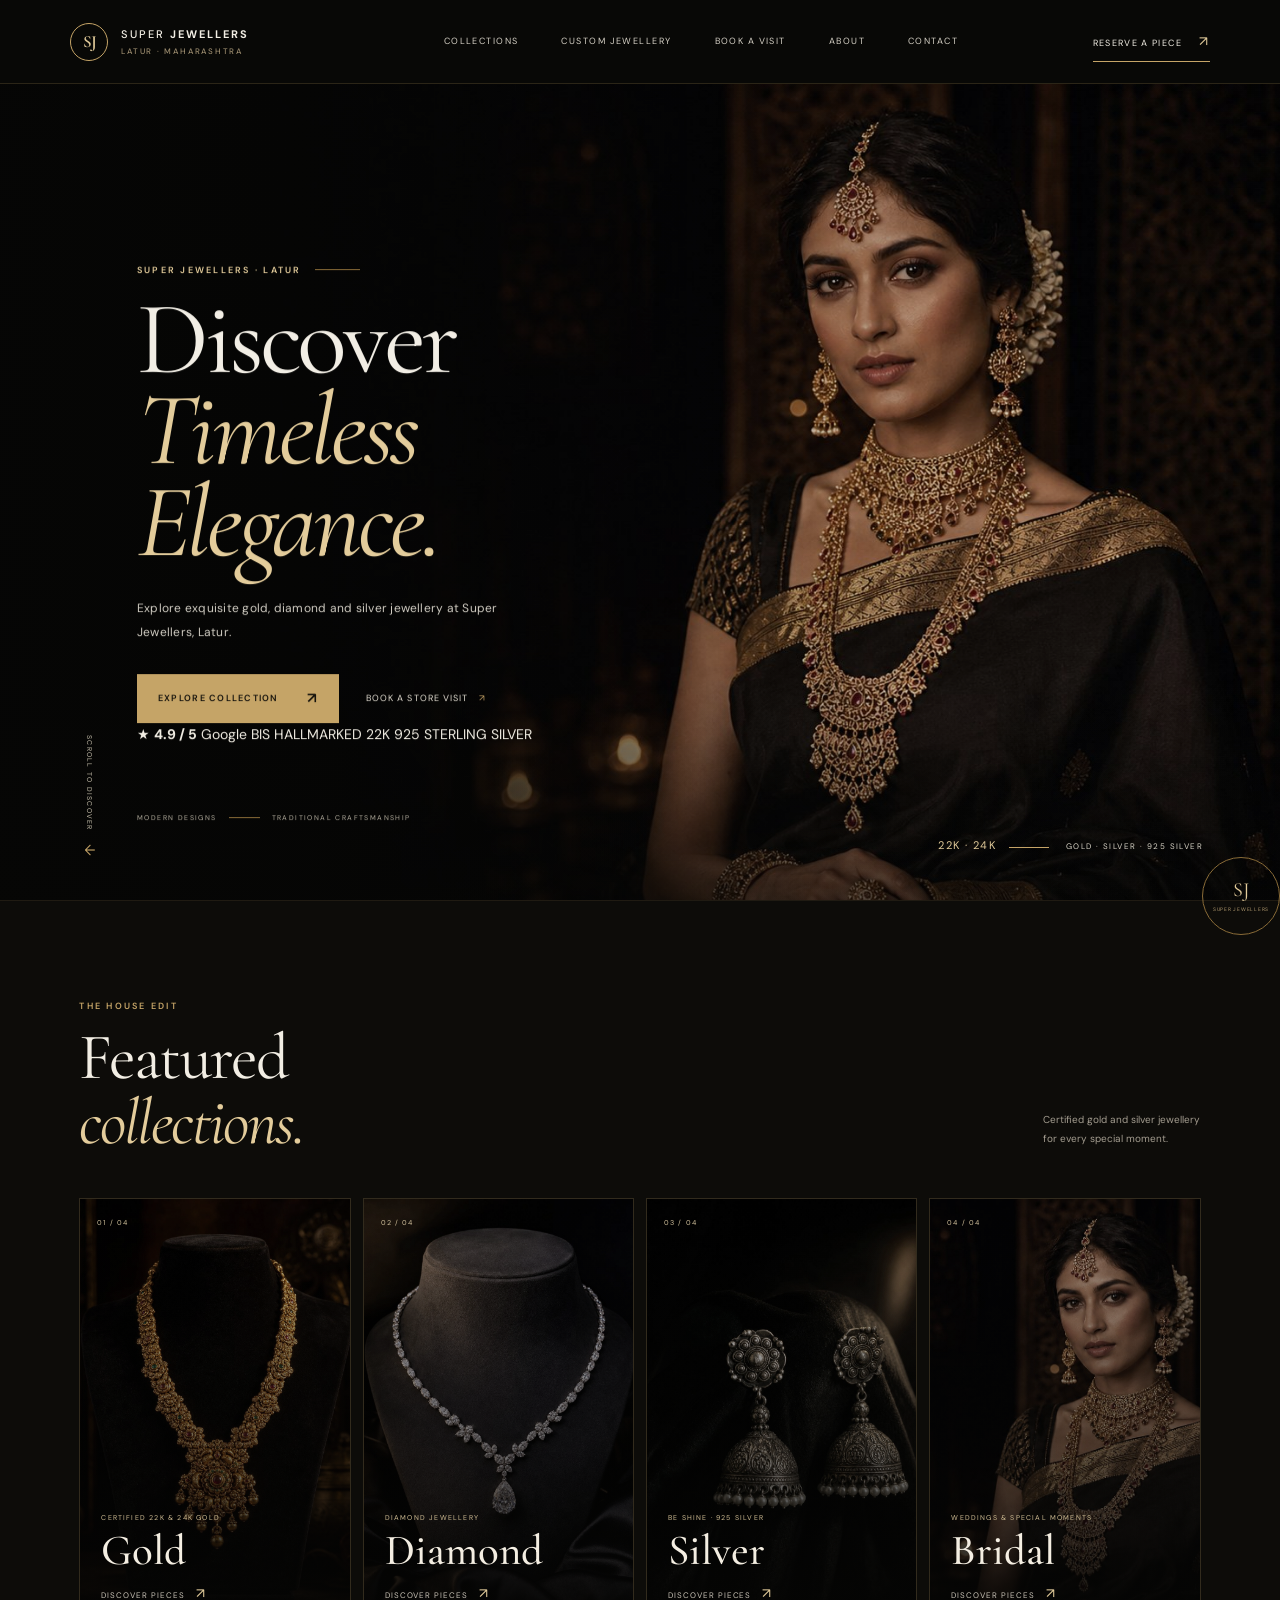
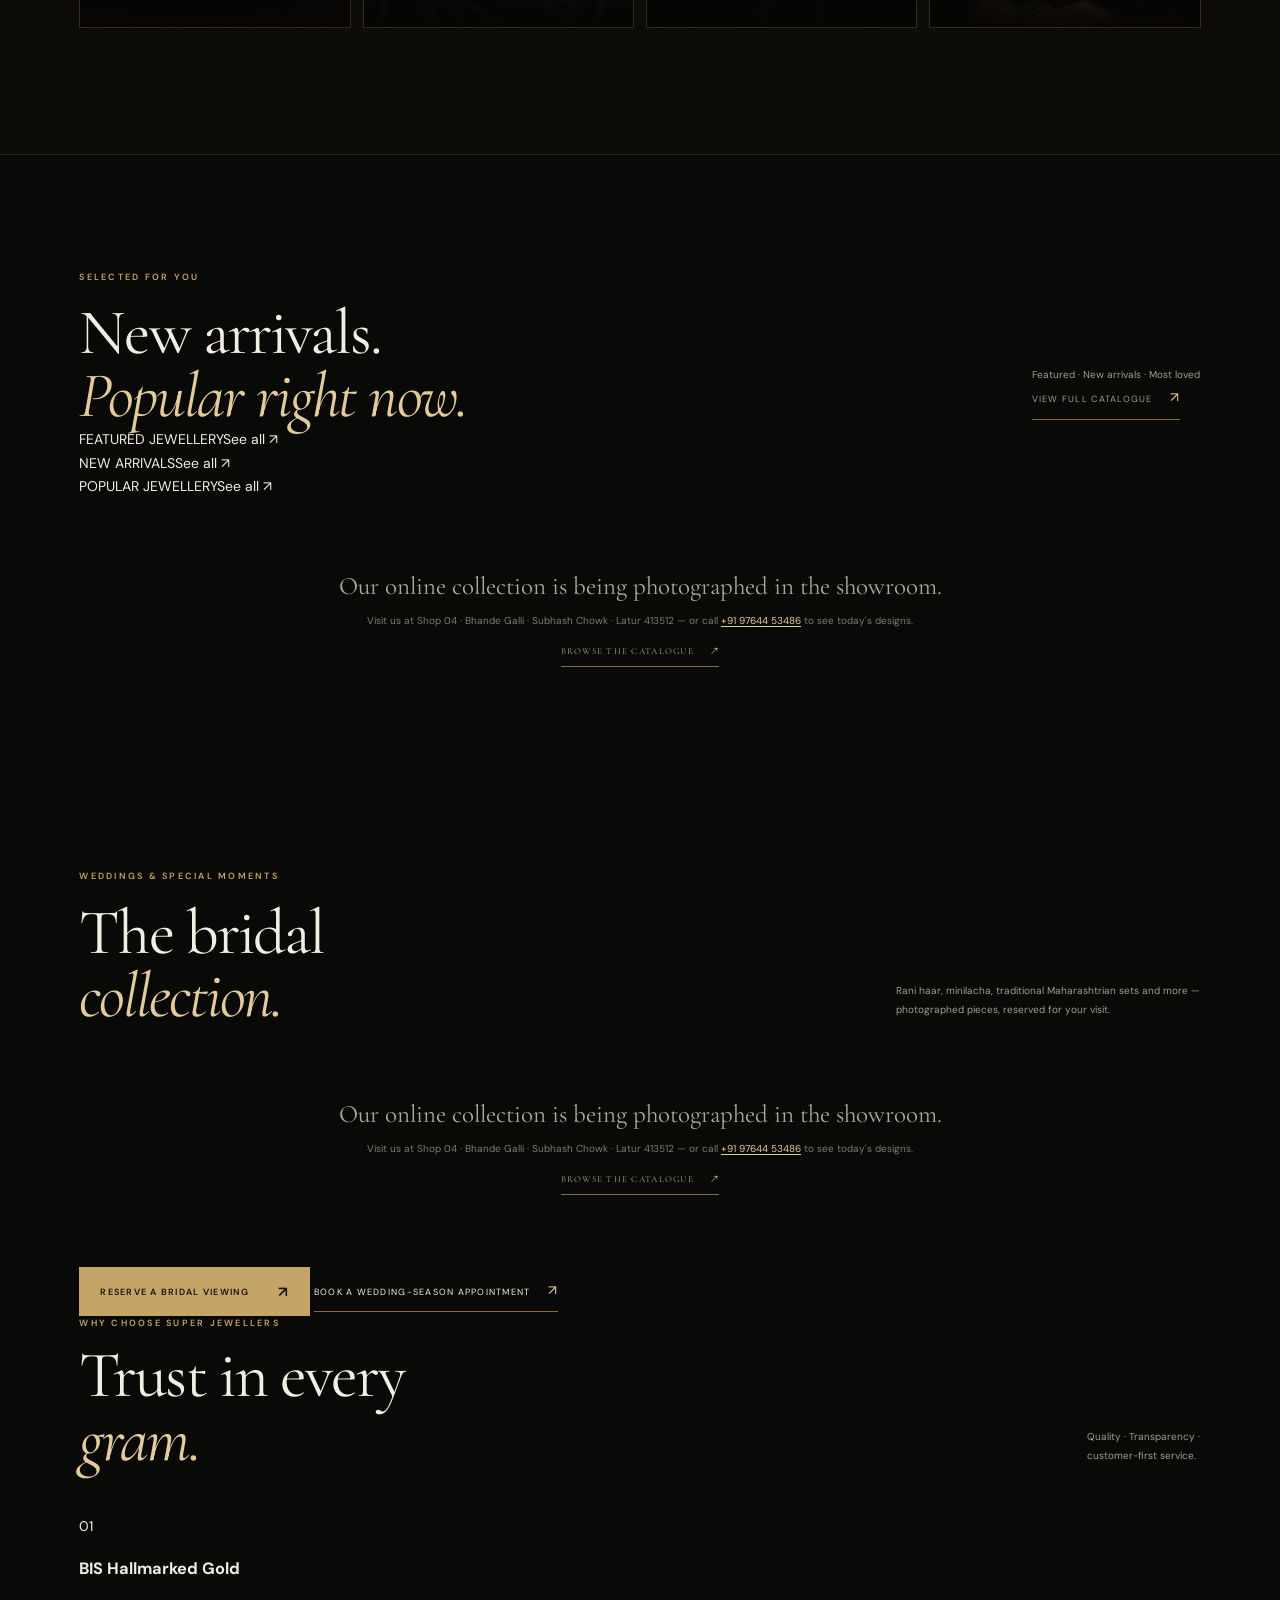
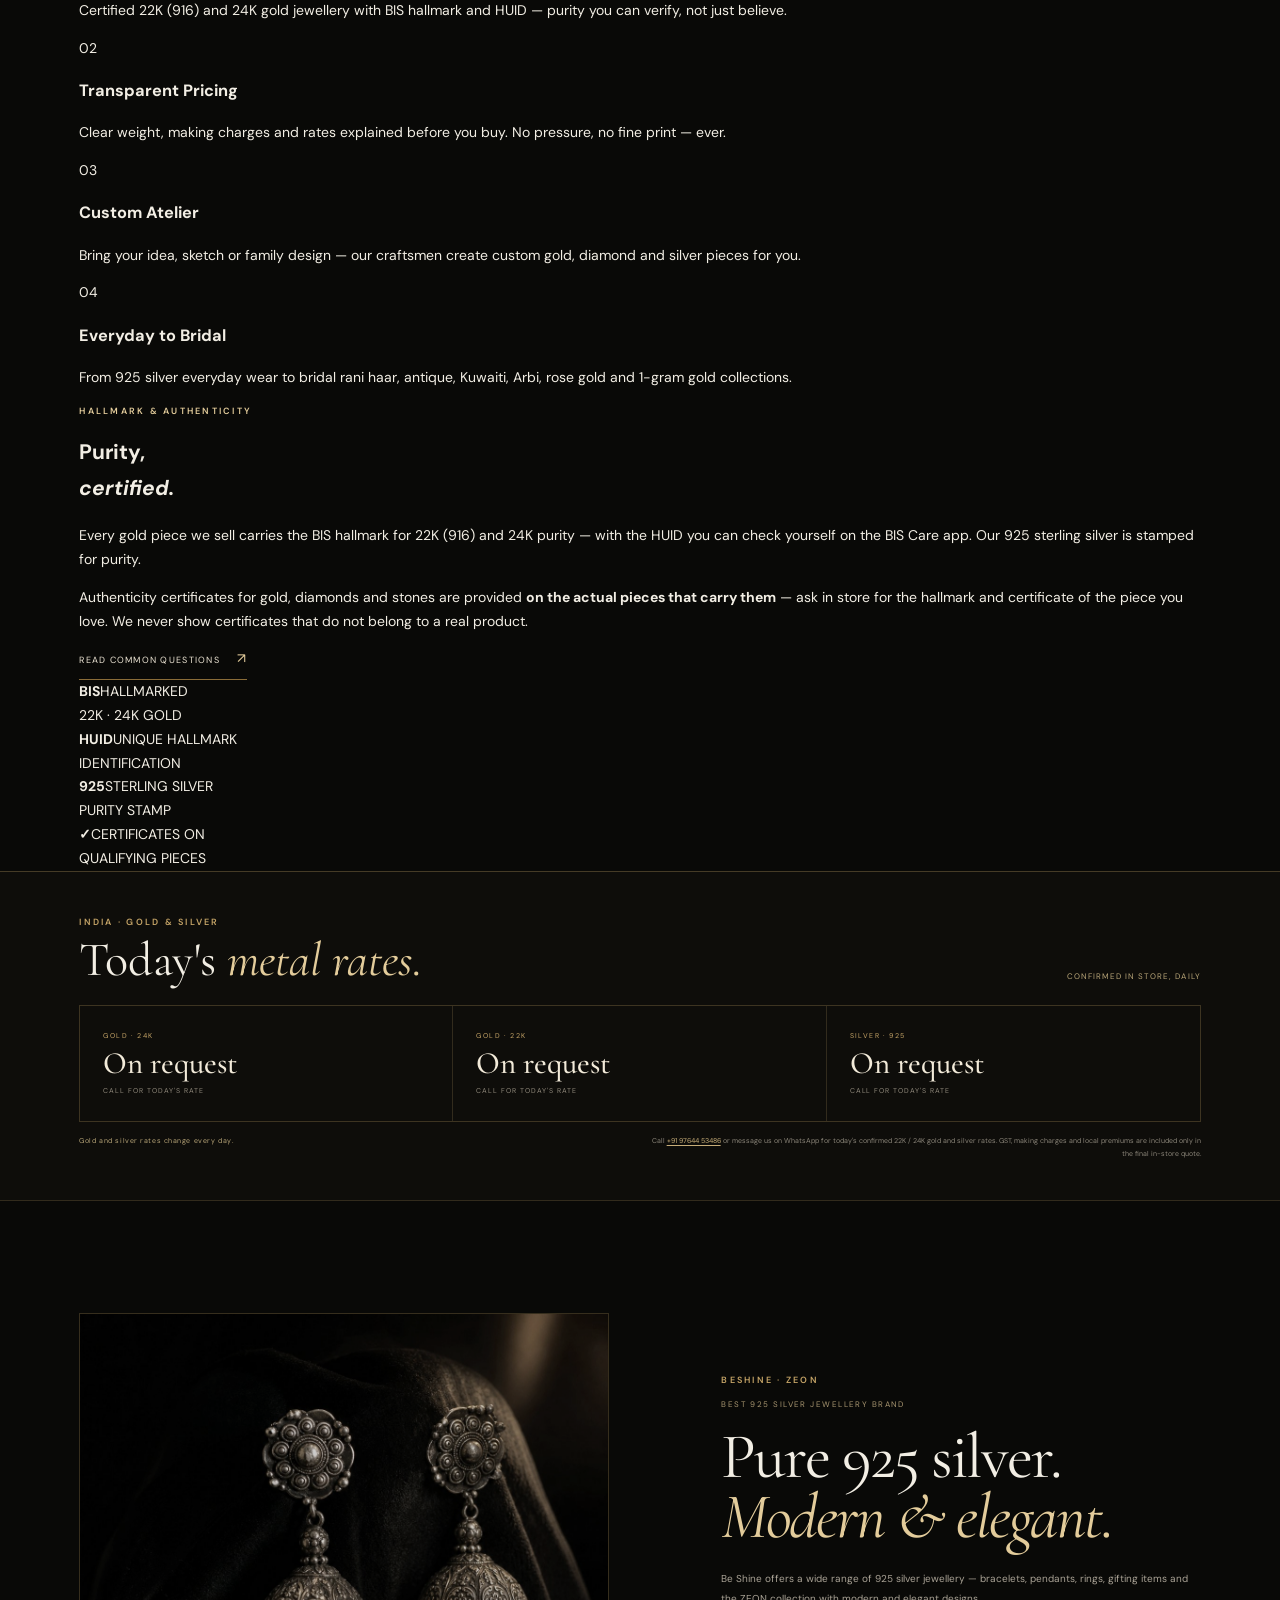
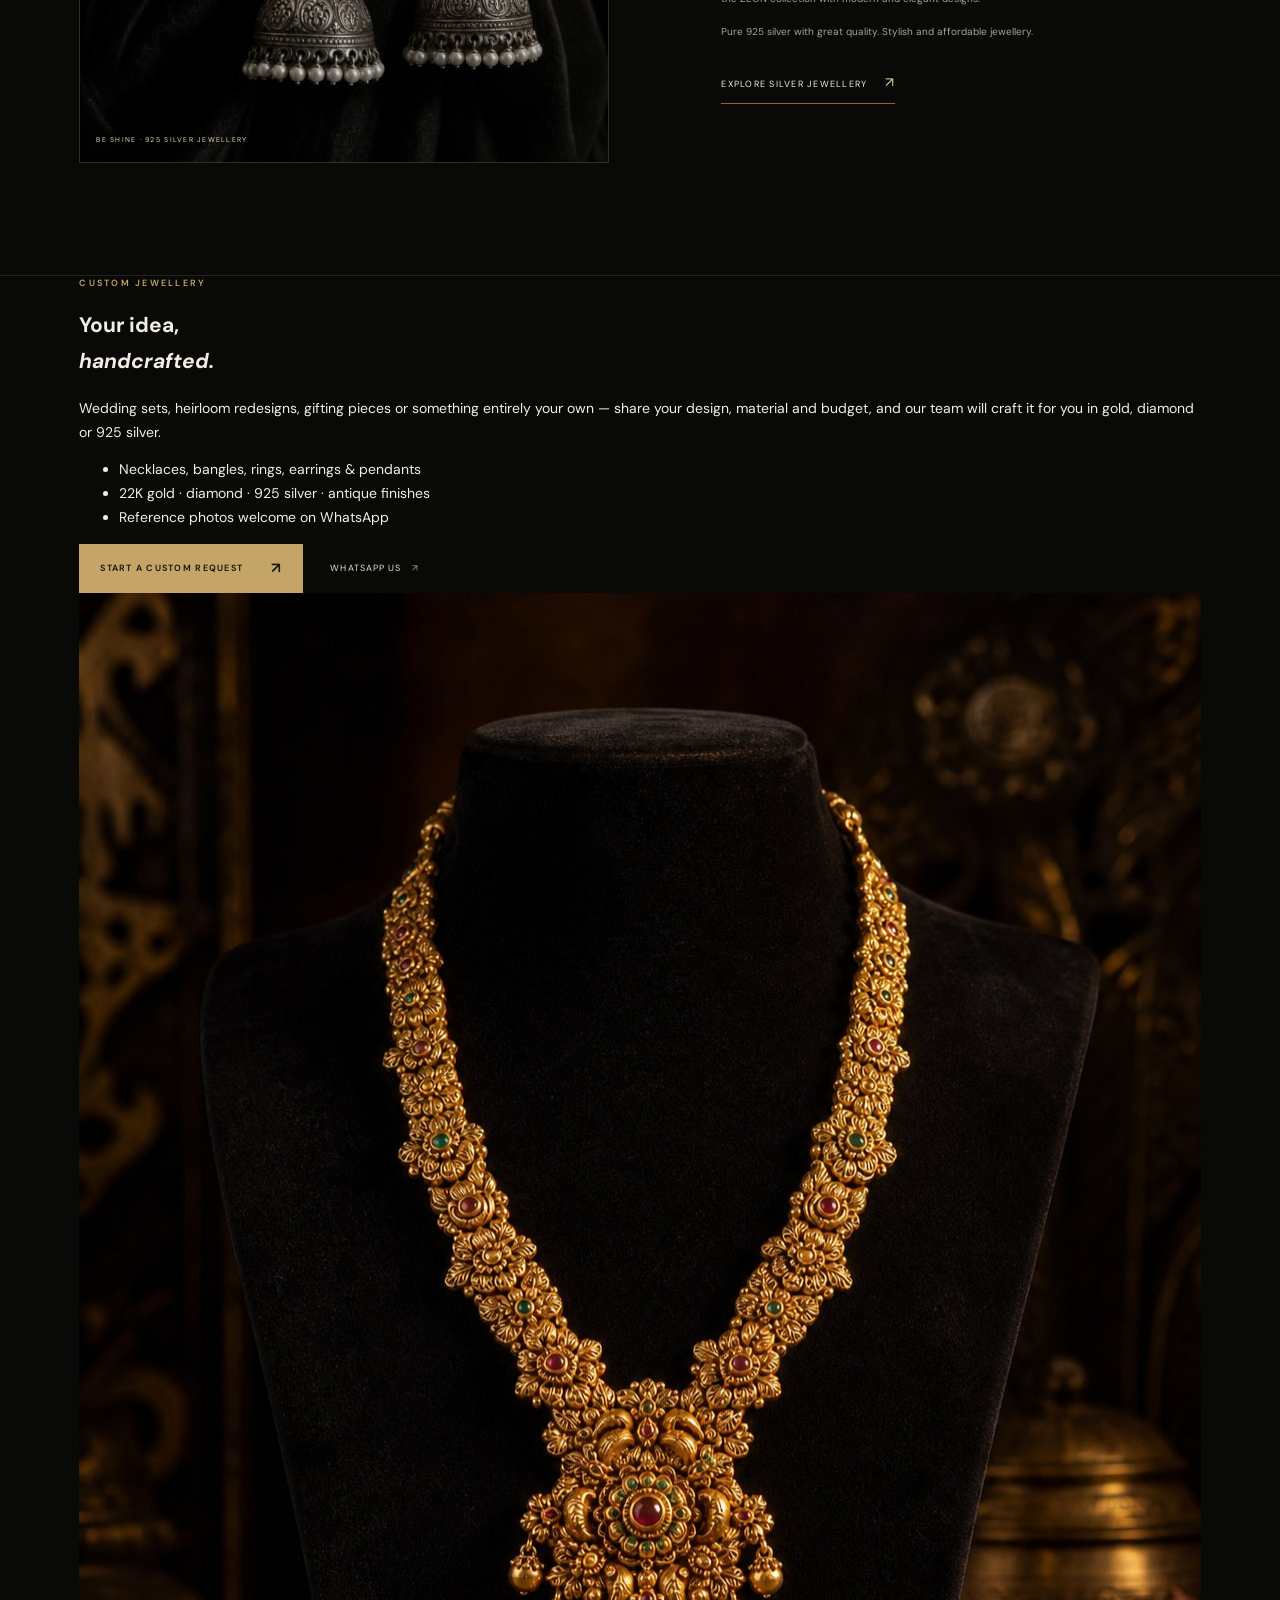
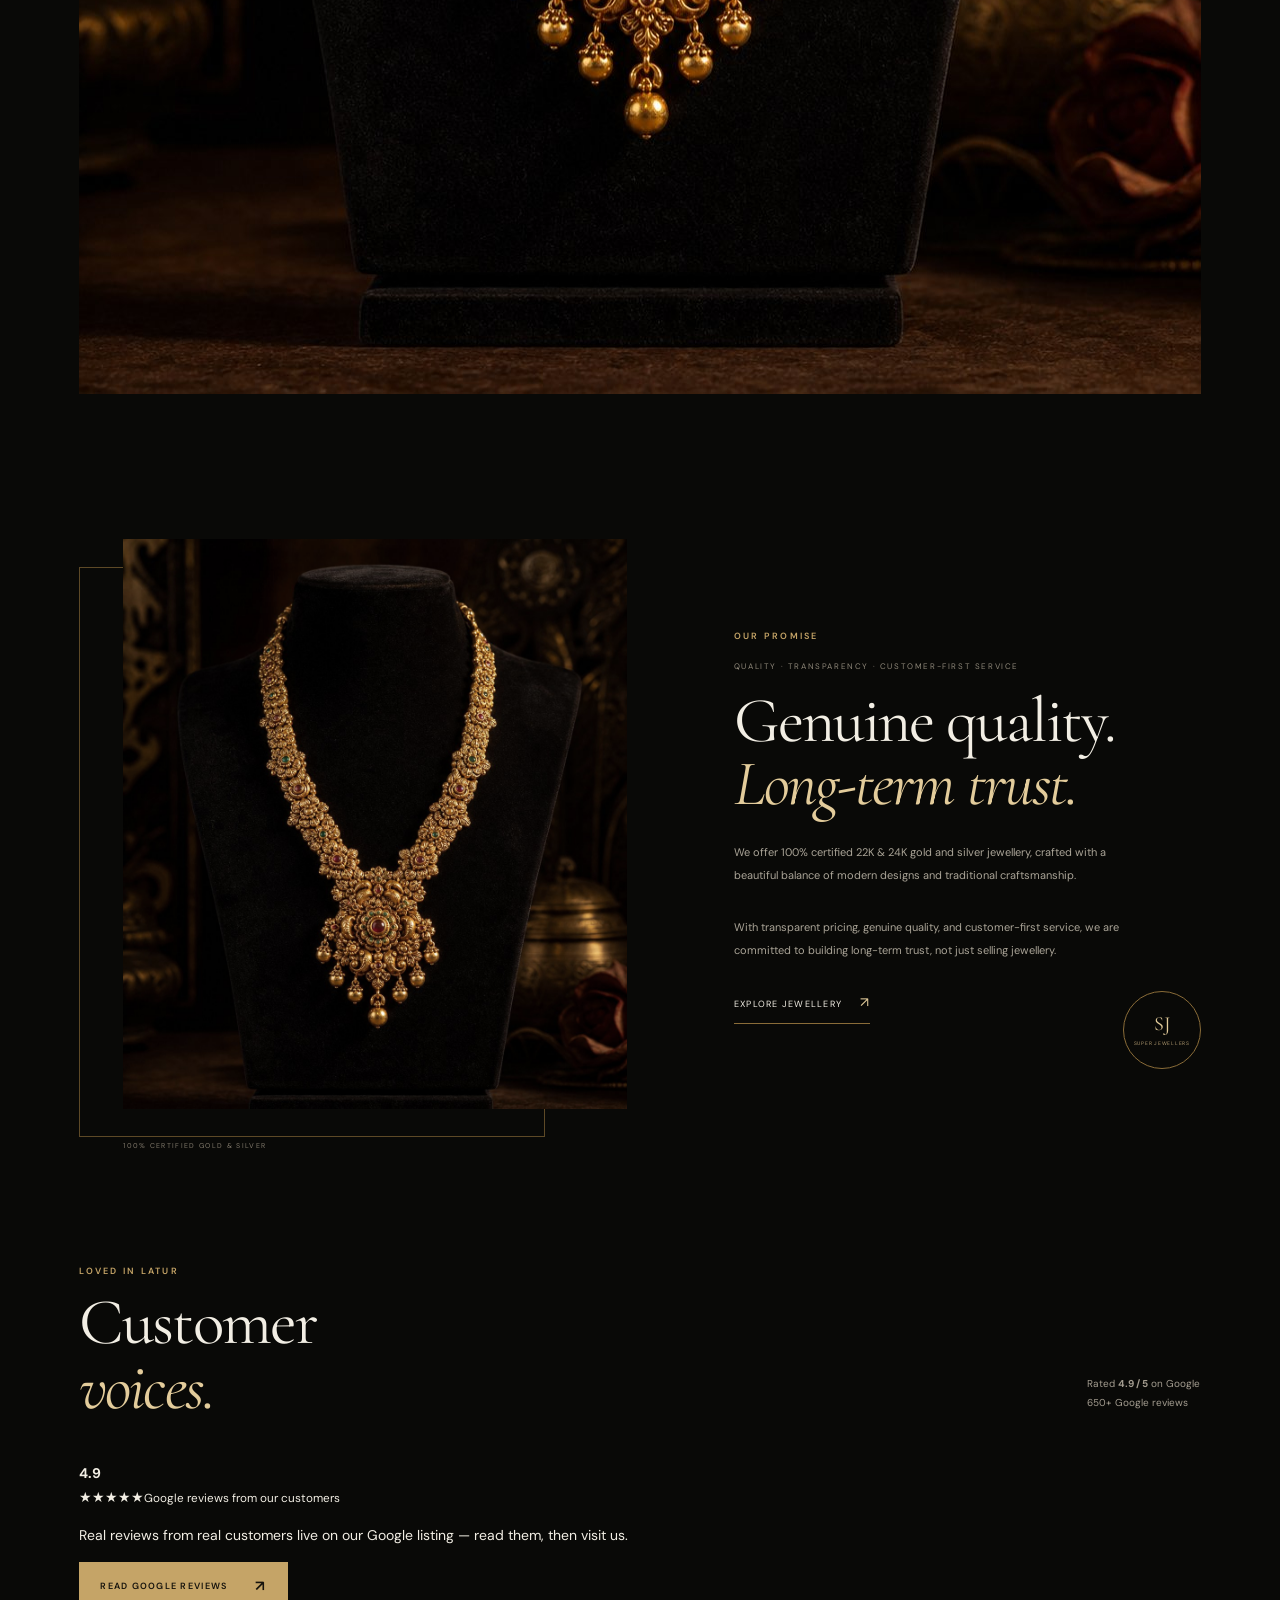
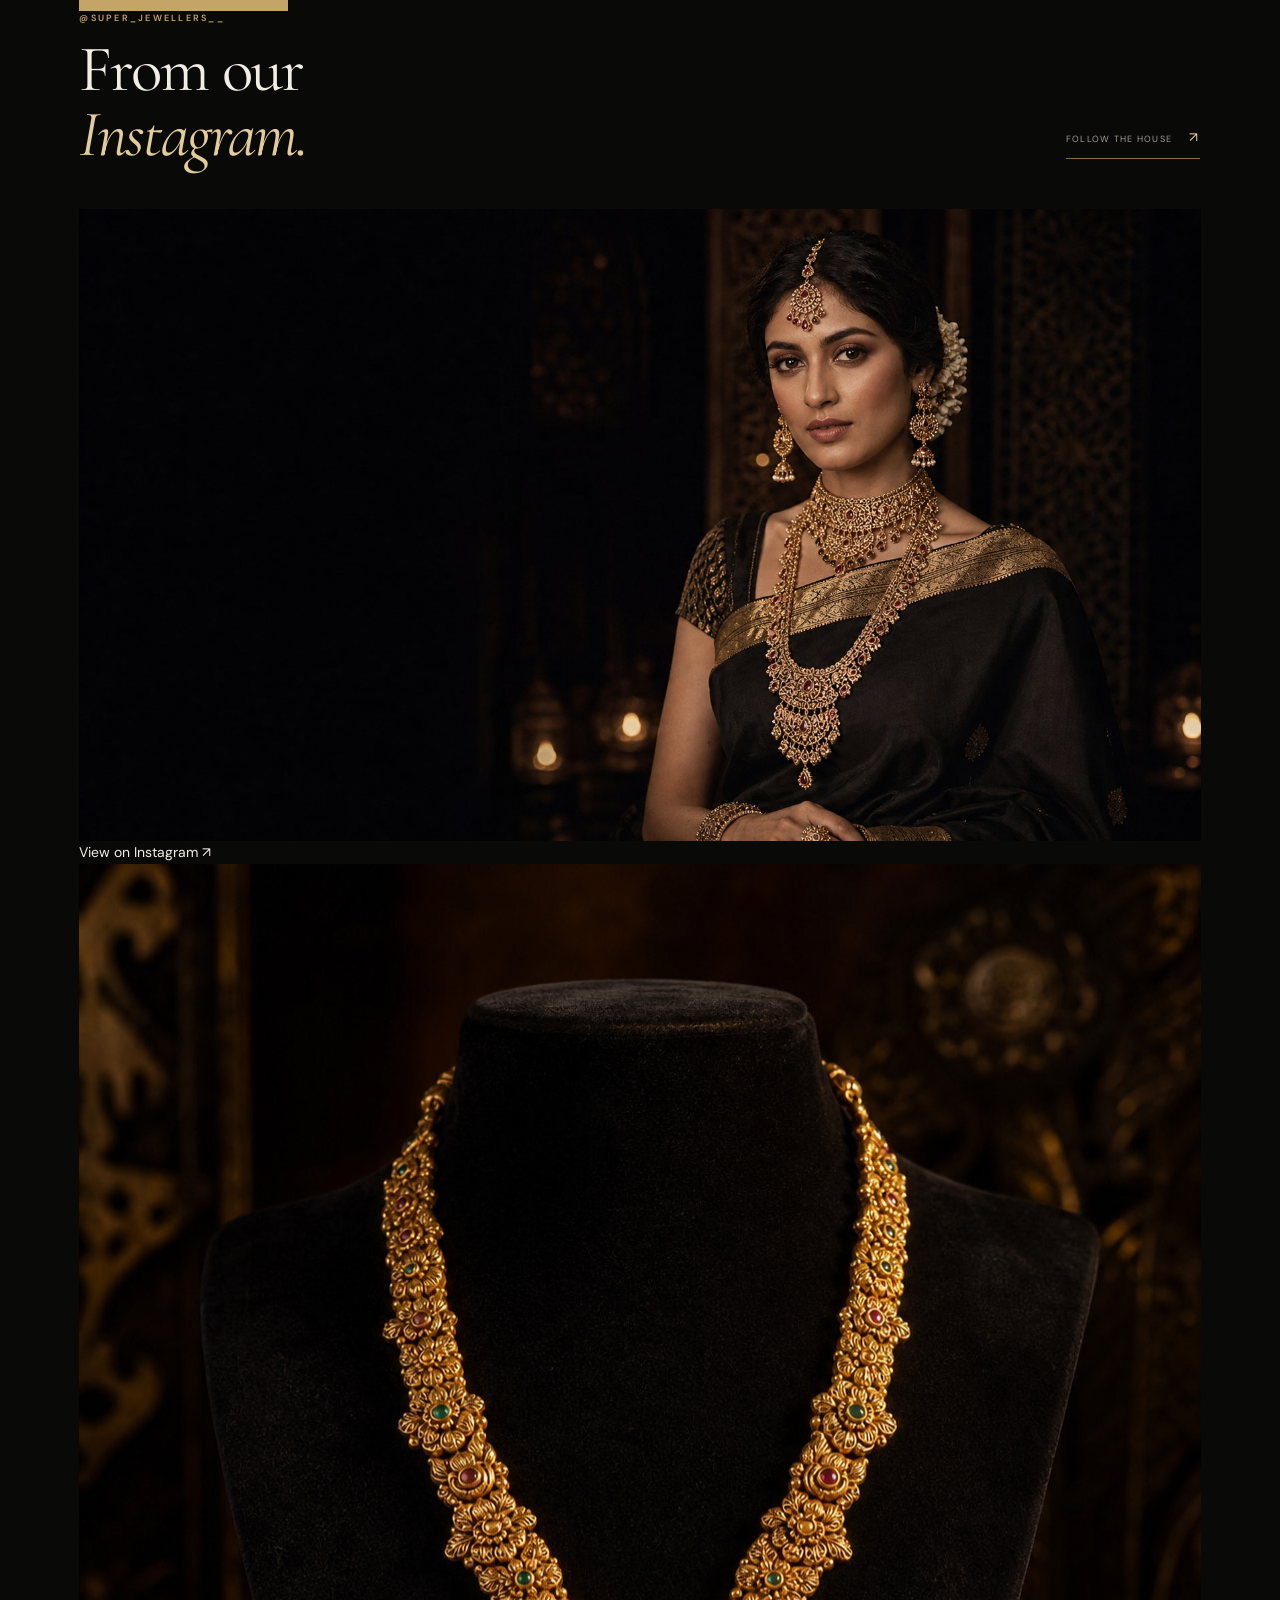
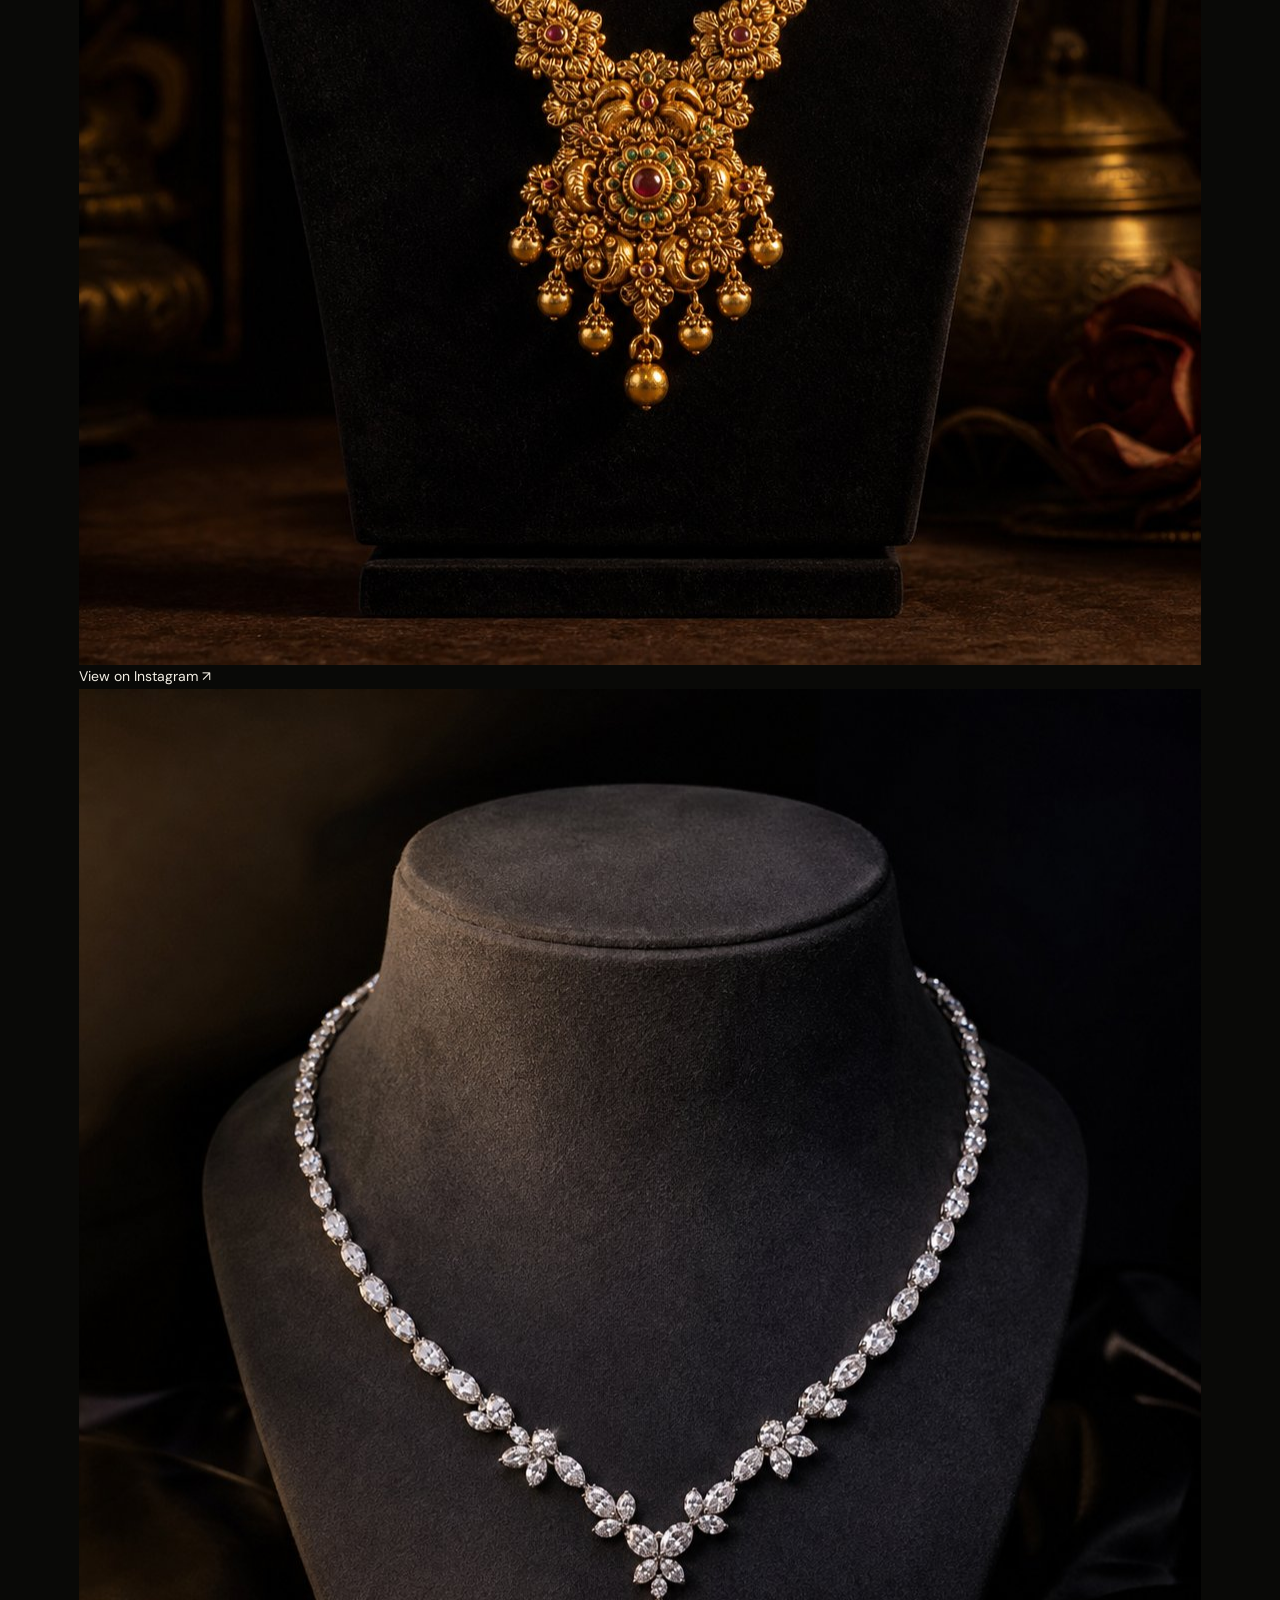
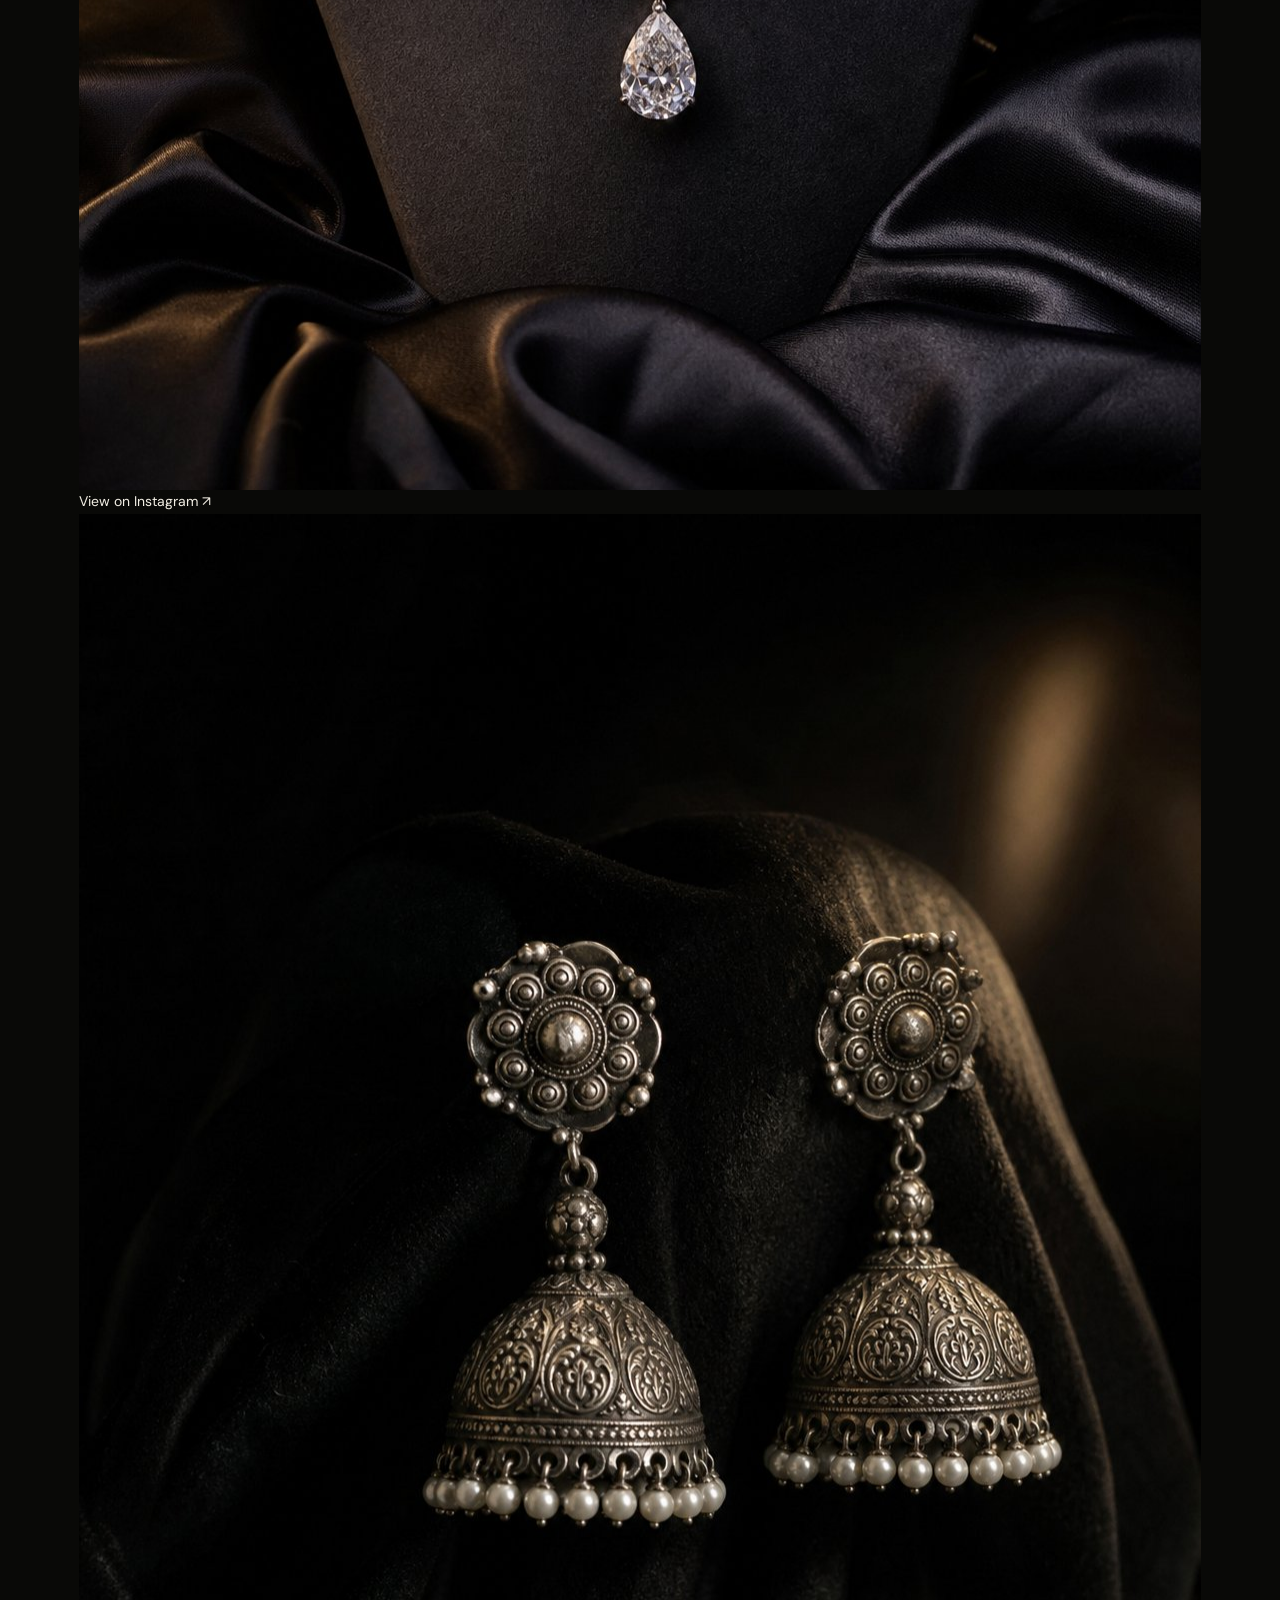
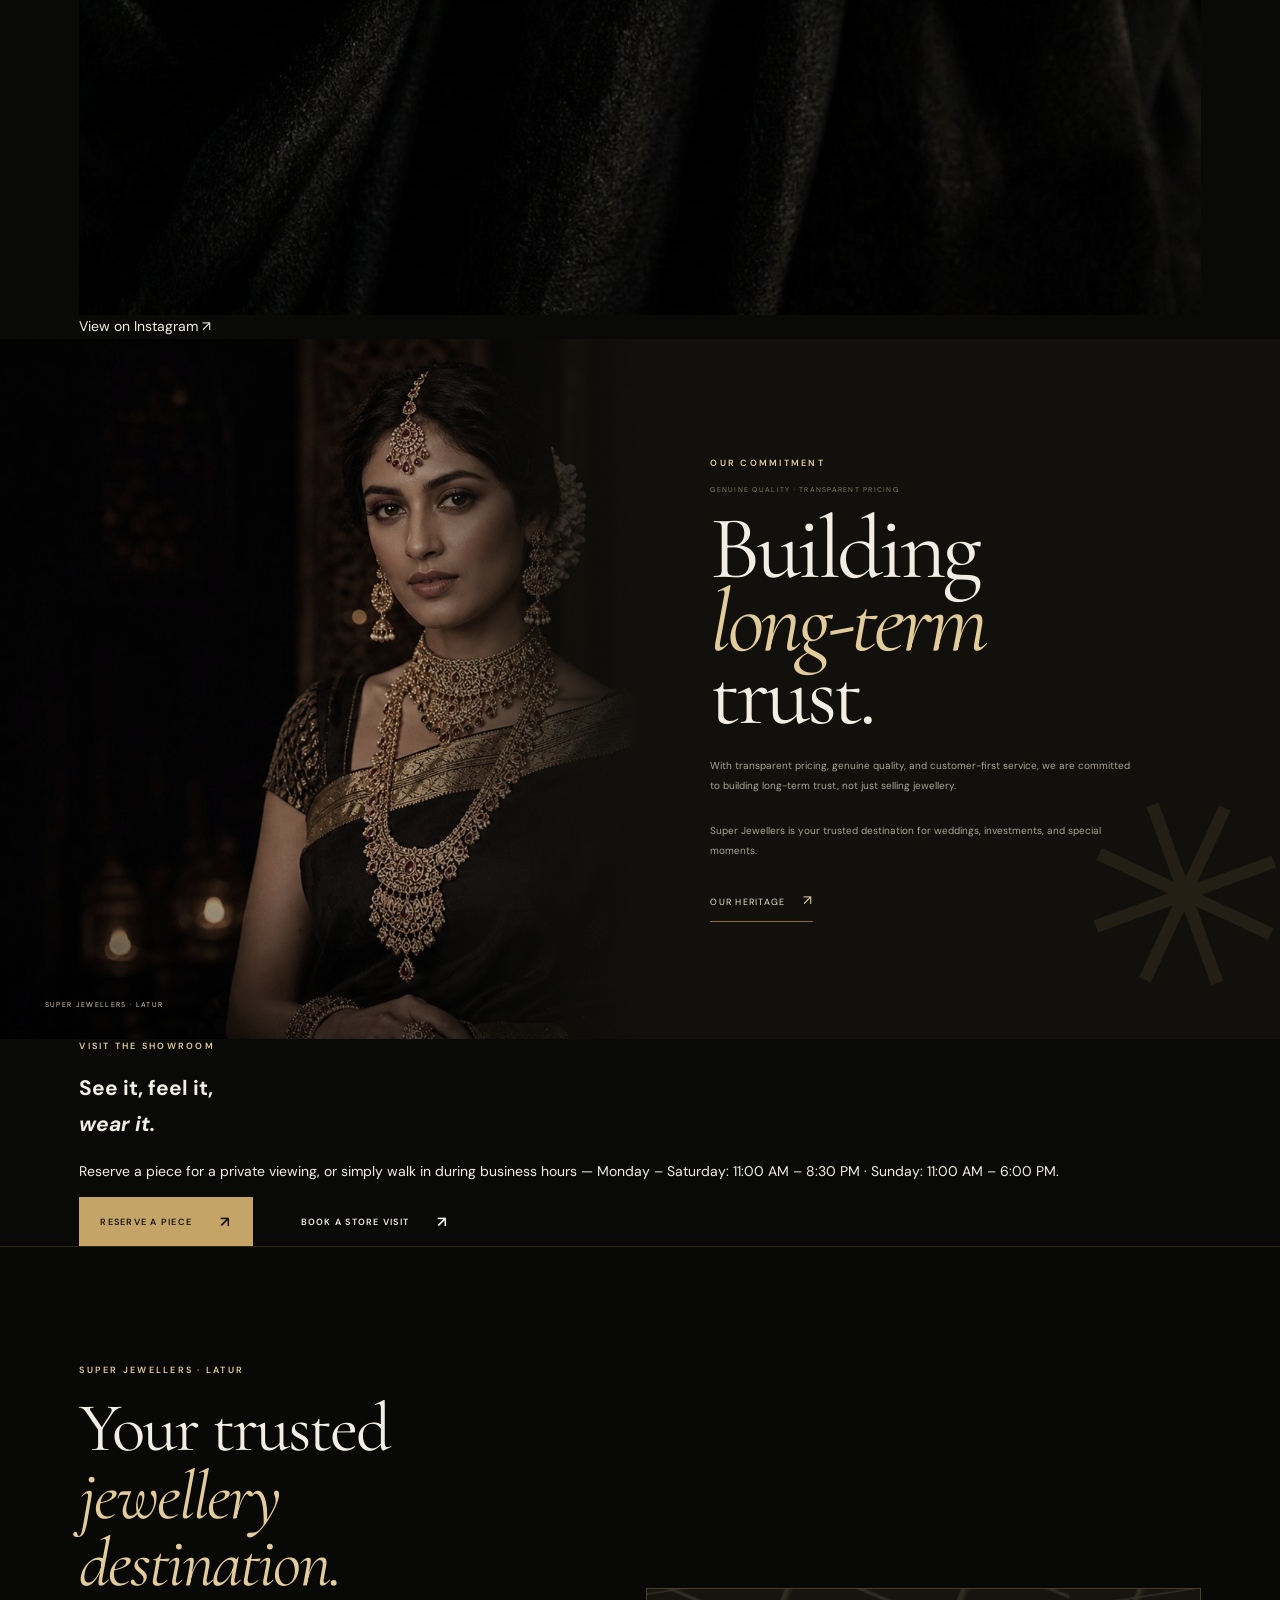
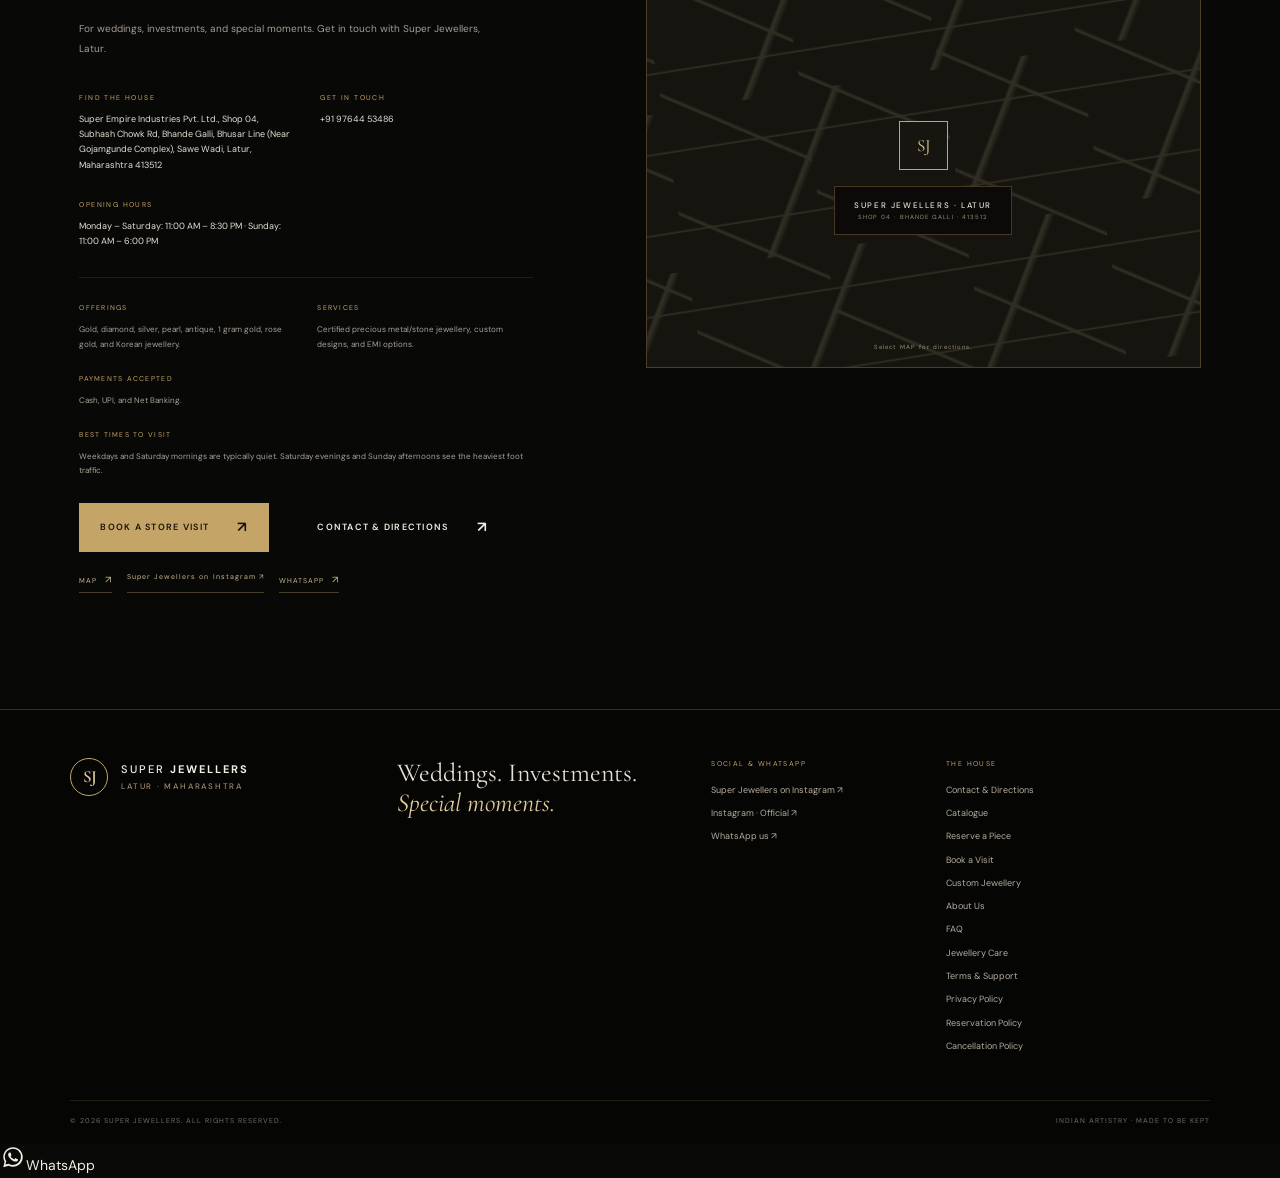
<file: index.html>
<!doctype html>
<html lang="en">
<head>
  <meta charset="utf-8"><meta name="viewport" content="width=device-width,initial-scale=1">
  <meta name="theme-color" content="#090907">
  <meta name="google-site-verification" content="QkoCDLATqQkZ_R9NmDRXtRuyRREBkZ2CNX7UDDZ78dw"><meta name="description" content="Super Jewellers Latur offers certified 22K and 24K gold, silver jewellery, modern designs and traditional craftsmanship. Reserve pieces for an in-store viewing or book a showroom appointment.">
  <title>Super Jewellers Latur — Gold, Silver &amp; 925 Silver Jewellery</title>
  <link rel="canonical" href="https://143pathankhan143-sketch.github.io/Super-jewellers-web/">
  <meta name="robots" content="index,follow,max-image-preview:large">
  <meta name="author" content="Super Jewellers Latur">
  <meta name="geo.region" content="IN-MH"><meta name="geo.placename" content="Latur, Maharashtra">
  <meta property="og:type" content="website">
  <meta property="og:site_name" content="Super Jewellers Latur">
  <meta property="og:title" content="Super Jewellers Latur — Certified 22K &amp; 24K Gold, Silver &amp; 925 Silver Jewellery">
  <meta property="og:description" content="Explore gold, diamond and silver jewellery at Super Jewellers, Latur. Reserve a piece for in-store viewing or book a showroom appointment.">
  <meta property="og:url" content="https://143pathankhan143-sketch.github.io/Super-jewellers-web/">
  <meta property="og:image" content="https://143pathankhan143-sketch.github.io/Super-jewellers-web/assets/royal-hero.jpg">
  <meta property="og:image:alt" content="Indian bride adorned in heirloom gold jewellery by Super Jewellers Latur">
  <meta property="og:locale" content="en_IN">
  <meta name="twitter:card" content="summary_large_image">
  <meta name="twitter:title" content="Super Jewellers Latur — Gold, Silver &amp; 925 Silver Jewellery">
  <meta name="twitter:description" content="Certified 22K and 24K gold, diamond and 925 silver jewellery in Latur, Maharashtra.">
  <meta name="twitter:image" content="https://143pathankhan143-sketch.github.io/Super-jewellers-web/assets/royal-hero.jpg">
  <link rel="icon" href="data:image/svg+xml,%3Csvg xmlns='http://www.w3.org/2000/svg' viewBox='0 0 64 64'%3E%3Crect width='64' height='64' rx='14' fill='%23090907'/%3E%3Ctext x='32' y='44' font-family='Georgia,serif' font-size='28' font-weight='700' fill='%23c9a227' text-anchor='middle'%3ESJ%3C/text%3E%3C/svg%3E">
  <script type="application/ld+json">
  {
    "@context": "https://schema.org",
    "@graph": [
      {
        "@type": "JewelryStore",
        "@id": "https://143pathankhan143-sketch.github.io/Super-jewellers-web/#store",
        "name": "Super Jewellers",
        "alternateName": "Super Jewellers Latur",
        "description": "Super Jewellers Latur offers certified 22K (916) BIS hallmarked gold, diamond, silver and 925 silver jewellery with modern designs and traditional craftsmanship.",
        "url": "https://143pathankhan143-sketch.github.io/Super-jewellers-web/",
        "image": "https://143pathankhan143-sketch.github.io/Super-jewellers-web/assets/royal-hero.jpg",
        "telephone": "+91-97644-53486",
        "priceRange": "₹₹",
        "currenciesAccepted": "INR",
        "paymentAccepted": "Cash, UPI, Net Banking",
        "address": {
          "@type": "PostalAddress",
          "streetAddress": "Shop 04, Subhash Chowk Rd, Bhande Galli, Bhusar Line (Near Gojamgunde Complex), Sawe Wadi",
          "addressLocality": "Latur",
          "addressRegion": "Maharashtra",
          "postalCode": "413512",
          "addressCountry": "IN"
        },
        "openingHoursSpecification": [
          {
            "@type": "OpeningHoursSpecification",
            "dayOfWeek": ["Monday","Tuesday","Wednesday","Thursday","Friday","Saturday"],
            "opens": "11:00",
            "closes": "20:30"
          },
          {
            "@type": "OpeningHoursSpecification",
            "dayOfWeek": ["Sunday"],
            "opens": "11:00",
            "closes": "18:00"
          }
        ],
        "areaServed": { "@type": "City", "name": "Latur" },
        "aggregateRating": {
          "@type": "AggregateRating",
          "ratingValue": "4.9",
          "reviewCount": "650",
          "bestRating": "5"
        },
        "sameAs": [
          "https://www.instagram.com/super_jewellers__",
          "https://www.instagram.com/super_jewellers_official_/",
          "https://maps.app.goo.gl/6y6HvuZfmR6vARVn9"
        ]
      },
      {
        "@type": "WebSite",
        "@id": "https://143pathankhan143-sketch.github.io/Super-jewellers-web/#website",
        "url": "https://143pathankhan143-sketch.github.io/Super-jewellers-web/",
        "name": "Super Jewellers Latur",
        "inLanguage": "en-IN",
        "publisher": { "@id": "https://143pathankhan143-sketch.github.io/Super-jewellers-web/#store" }
      }
    ]
  }
  </script>
  <link rel="preconnect" href="https://fonts.googleapis.com"><link rel="preconnect" href="https://fonts.gstatic.com" crossorigin>
  <link href="https://fonts.googleapis.com/css2?family=Cormorant+Garamond:wght@400;500;600;700&family=DM+Sans:wght@400;500;600;700&display=swap" rel="stylesheet">
  <link rel="stylesheet" href="css/style.css">
</head>
<body class="storefront" data-page="home">
  <header class="site-header" id="top">
    <a class="brand" href="index.html" aria-label="Super Jewellers home"><span class="brand-mark">SJ</span><span class="brand-name">SUPER <b>JEWELLERS</b><small>LATUR · MAHARASHTRA</small></span></a>
    <button class="menu-toggle" aria-label="Open navigation" aria-expanded="false"><i></i><i></i></button>
    <nav class="main-nav" aria-label="Main navigation">
      <a href="catalog.html">Collections</a>
      <a href="custom.html">Custom Jewellery</a>
      <a href="appointment.html">Book a Visit</a>
      <a href="about.html">About</a>
      <a href="contact.html">Contact</a>
    </nav>
    <a class="header-cta" href="reserve.html">Reserve a piece <span>↗</span></a>
  </header>

  <main>
    <!-- 1 · HERO -->
    <section class="hero">
      <img fetchpriority="high" src="assets/royal-hero.jpg" class="hero-image" alt="Indian bride adorned in heirloom gold jewellery">
      <div class="hero-shade"></div>
      <div class="hero-content">
        <p class="eyebrow light">SUPER JEWELLERS · LATUR <span class="eyebrow-rule"></span></p>
        <h1>Discover<br><em>Timeless Elegance.</em></h1>
        <p class="hero-copy">Explore exquisite gold, diamond and silver jewellery at Super Jewellers, Latur.</p>
        <div class="hero-actions">
          <a class="button button-gold button-shimmer" href="catalog.html">Explore Collection <span>↗</span></a>
          <a class="hero-secondary" href="appointment.html">Book a Store Visit <span>↗</span></a>
        </div>
        <div class="hero-trust">
          <span>★ <b data-google-rating>4.9 / 5</b> Google</span><i></i>
          <span>BIS HALLMARKED 22K</span><i></i>
          <span>925 STERLING SILVER</span>
        </div>
        <div class="hero-note"><span>MODERN DESIGNS</span><i></i><span>TRADITIONAL CRAFTSMANSHIP</span></div>
      </div>
      <div class="hero-caption"><span>22K · 24K</span><i></i> GOLD · SILVER · 925 SILVER</div>
      <a class="hero-scroll" href="#collections" aria-label="Scroll to discover">SCROLL TO DISCOVER <span>↓</span></a>
      <div class="hero-particles" aria-hidden="true"><i></i><i></i><i></i><i></i><i></i></div>
    </section>

    <!-- 2 · FEATURED COLLECTIONS -->
    <section class="collection-section" id="collections">
      <div class="collection-intro section-wrap" data-reveal>
        <div><p class="eyebrow">THE HOUSE EDIT</p><h2>Featured<br><em>collections.</em></h2></div>
        <p>Certified gold and silver jewellery<br>for every special moment.</p>
      </div>
      <div class="collection-tiles section-wrap">
        <a class="collection-tile tile-gold" href="catalog.html?category=Gold" data-reveal data-reveal-stagger="0"><img loading="lazy" decoding="async" src="assets/royal-gold.jpg" alt="Gold collection"><span class="tile-number">01 / 04</span><span class="tile-copy"><small>CERTIFIED 22K &amp; 24K GOLD</small><b>Gold</b><i>Discover pieces <span>↗</span></i></span></a>
        <a class="collection-tile tile-diamond" href="catalog.html?category=Diamond" data-reveal data-reveal-stagger="1"><img loading="lazy" decoding="async" src="assets/royal-diamond.jpg" alt="Diamond collection"><span class="tile-number">02 / 04</span><span class="tile-copy"><small>DIAMOND JEWELLERY</small><b>Diamond</b><i>Discover pieces <span>↗</span></i></span></a>
        <a class="collection-tile tile-silver" href="catalog.html?category=Silver" data-reveal data-reveal-stagger="2"><img loading="lazy" decoding="async" src="assets/royal-silver.jpg" alt="Silver collection"><span class="tile-number">03 / 04</span><span class="tile-copy"><small>BE SHINE · 925 SILVER</small><b>Silver</b><i>Discover pieces <span>↗</span></i></span></a>
        <a class="collection-tile tile-bridal" href="catalog.html?category=Bridal" data-reveal data-reveal-stagger="3"><img loading="lazy" decoding="async" src="assets/royal-hero.jpg" alt="Bridal jewellery collection"><span class="tile-number">04 / 04</span><span class="tile-copy"><small>WEDDINGS &amp; SPECIAL MOMENTS</small><b>Bridal</b><i>Discover pieces <span>↗</span></i></span></a>
      </div>
    </section>

    <!-- 3 · DYNAMIC: FEATURED / NEW ARRIVALS / POPULAR -->
    <section class="catalog-section" id="home-products" data-dynamic-section>
      <div class="section-wrap">
        <div class="catalog-heading" data-reveal>
          <div><p class="eyebrow">SELECTED FOR YOU</p><h2 data-dynamic-title>New arrivals.<br><em>Popular right now.</em></h2></div>
          <p>Featured · New arrivals · Most loved<br><a class="text-link" href="catalog.html">View full catalogue <span>↗</span></a></p>
        </div>

        <div class="dynamic-block" data-reveal>
          <div class="dynamic-label"><span>FEATURED JEWELLERY</span><a href="catalog.html">See all ↗</a></div>
          <div class="product-grid" id="featured-grid"></div>
        </div>
        <div class="dynamic-block" data-reveal>
          <div class="dynamic-label"><span>NEW ARRIVALS</span><a href="catalog.html">See all ↗</a></div>
          <div class="product-grid" id="arrivals-grid"></div>
        </div>
        <div class="dynamic-block" data-reveal>
          <div class="dynamic-label"><span>POPULAR JEWELLERY</span><a href="catalog.html">See all ↗</a></div>
          <div class="product-grid" id="popular-grid"></div>
        </div>
      </div>
    </section>

    <!-- 4 · BRIDAL COLLECTION -->
    <section class="bridal-section" id="bridal">
      <div class="section-wrap">
        <div class="catalog-heading" data-reveal>
          <div><p class="eyebrow">WEDDINGS &amp; SPECIAL MOMENTS</p><h2>The bridal<br><em>collection.</em></h2></div>
          <p>Rani haar, minilacha, traditional Maharashtrian sets and more —<br>photographed pieces, reserved for your visit.</p>
        </div>
        <div class="product-grid" id="bridal-grid" data-reveal></div>
        <div class="section-cta" data-reveal>
          <a class="button button-gold button-shimmer" href="reserve.html">Reserve a bridal viewing <span>↗</span></a>
          <a class="text-link" href="appointment.html">Book a wedding-season appointment <span>↗</span></a>
        </div>
      </div>
    </section>

    <!-- 5 · WHY CHOOSE -->
    <section class="why-section" id="why">
      <div class="section-wrap">
        <div class="collection-intro" data-reveal>
          <div><p class="eyebrow">WHY CHOOSE SUPER JEWELLERS</p><h2>Trust in every<br><em>gram.</em></h2></div>
          <p>Quality · Transparency ·<br>customer-first service.</p>
        </div>
        <div class="why-grid">
          <article class="why-card" data-reveal data-reveal-stagger="0"><span>01</span><h3>BIS Hallmarked Gold</h3><p>Certified 22K (916) and 24K gold jewellery with BIS hallmark and HUID — purity you can verify, not just believe.</p></article>
          <article class="why-card" data-reveal data-reveal-stagger="1"><span>02</span><h3>Transparent Pricing</h3><p>Clear weight, making charges and rates explained before you buy. No pressure, no fine print — ever.</p></article>
          <article class="why-card" data-reveal data-reveal-stagger="2"><span>03</span><h3>Custom Atelier</h3><p>Bring your idea, sketch or family design — our craftsmen create custom gold, diamond and silver pieces for you.</p></article>
          <article class="why-card" data-reveal data-reveal-stagger="3"><span>04</span><h3>Everyday to Bridal</h3><p>From 925 silver everyday wear to bridal rani haar, antique, Kuwaiti, Arbi, rose gold and 1-gram gold collections.</p></article>
        </div>
      </div>
    </section>

    <!-- 6 · HALLMARK & AUTHENTICITY -->
    <section class="hallmark-section" id="hallmark">
      <div class="section-wrap hallmark-inner">
        <div class="hallmark-copy" data-reveal>
          <p class="eyebrow light">HALLMARK &amp; AUTHENTICITY</p>
          <h2>Purity,<br><em>certified.</em></h2>
          <p>Every gold piece we sell carries the BIS hallmark for 22K (916) and 24K purity — with the HUID you can check yourself on the BIS Care app. Our 925 sterling silver is stamped for purity.</p>
          <p>Authenticity certificates for gold, diamonds and stones are provided <b>on the actual pieces that carry them</b> — ask in store for the hallmark and certificate of the piece you love. We never show certificates that do not belong to a real product.</p>
          <a class="text-link text-link-light" href="faq.html">Read common questions <span>↗</span></a>
        </div>
        <div class="hallmark-seals" data-reveal>
          <div class="seal"><b>BIS</b><span>HALLMARKED<br>22K · 24K GOLD</span></div>
          <div class="seal"><b>HUID</b><span>UNIQUE HALLMARK<br>IDENTIFICATION</span></div>
          <div class="seal"><b>925</b><span>STERLING SILVER<br>PURITY STAMP</span></div>
          <div class="seal"><b>✓</b><span>CERTIFICATES ON<br>QUALIFYING PIECES</span></div>
        </div>
      </div>
    </section>

    <!-- 7 · METAL RATES -->
    <section class="rates-section" id="rates"><div class="rates-inner section-wrap"><div class="rates-heading"><div><p class="eyebrow">INDIA · GOLD &amp; SILVER</p><h2>Today's <em>metal rates.</em></h2></div><span class="rate-status" id="rate-status" role="status">Confirmed in store, daily</span></div><div class="rate-grid"><article class="rate-card"><span class="rate-purity">GOLD · 24K</span><strong>On request</strong><small>CALL FOR TODAY'S RATE</small></article><article class="rate-card"><span class="rate-purity">GOLD · 22K</span><strong>On request</strong><small>CALL FOR TODAY'S RATE</small></article><article class="rate-card rate-card-silver"><span class="rate-purity">SILVER · 925</span><strong>On request</strong><small>CALL FOR TODAY'S RATE</small></article></div><div class="rates-foot"><span id="rate-updated">Gold and silver rates change every day.</span><p>Call <a href="tel:+919764453486" data-business-phone-link>+91 97644 53486</a> or message us on WhatsApp for today's confirmed 22K / 24K gold and silver rates. GST, making charges and local premiums are included only in the final in-store quote.</p></div></div></section>

    <!-- 8 · 925 SILVER -->
    <section class="beshine-section" id="beshine"><div class="beshine-visual" data-reveal><img loading="lazy" decoding="async" src="assets/royal-silver.jpg" alt="925 silver jewellery collection"><span>BE SHINE · 925 SILVER JEWELLERY</span></div><div class="beshine-copy" data-reveal><p class="eyebrow">BESHINE · ZEON</p><p class="beshine-kicker">Best 925 silver jewellery brand</p><h2>Pure 925 silver.<br><em>Modern &amp; elegant.</em></h2><p>Be Shine offers a wide range of 925 silver jewellery — bracelets, pendants, rings, gifting items and the ZEON collection with modern and elegant designs.</p><p>Pure 925 silver with great quality. Stylish and affordable jewellery.</p><a class="text-link" href="catalog.html?category=Silver">Explore silver jewellery <span>↗</span></a></div></section>

    <!-- 9 · CUSTOM JEWELLERY -->
    <section class="custom-section" id="custom">
      <div class="section-wrap custom-inner">
        <div class="custom-copy" data-reveal>
          <p class="eyebrow">CUSTOM JEWELLERY</p>
          <h2>Your idea,<br><em>handcrafted.</em></h2>
          <p>Wedding sets, heirloom redesigns, gifting pieces or something entirely your own — share your design, material and budget, and our team will craft it for you in gold, diamond or 925 silver.</p>
          <ul class="custom-list">
            <li>Necklaces, bangles, rings, earrings &amp; pendants</li>
            <li>22K gold · diamond · 925 silver · antique finishes</li>
            <li>Reference photos welcome on WhatsApp</li>
          </ul>
          <div class="hero-actions">
            <a class="button button-gold button-shimmer" href="custom.html">Start a custom request <span>↗</span></a>
            <a class="hero-secondary" href="https://wa.me/919764453486" target="_blank" rel="noopener" data-whatsapp-general>WhatsApp us <span>↗</span></a>
          </div>
        </div>
        <div class="custom-visual" data-reveal>
          <img loading="lazy" decoding="async" src="assets/royal-gold.jpg" alt="Handcrafted Indian gold necklace with ruby and emerald accents">
          <span class="editorial-seal">SJ<br><small>SUPER JEWELLERS</small></span>
        </div>
      </div>
    </section>

    <!-- 10 · EDITORIAL PROMISE -->
    <section class="editorial section-wrap" id="editorial" data-reveal>
      <div class="editorial-image-wrap"><img loading="lazy" decoding="async" src="assets/royal-gold.jpg" alt="Handcrafted Indian gold necklace with ruby and emerald accents" class="editorial-image"><span class="image-index">100% CERTIFIED GOLD &amp; SILVER</span></div>
      <div class="editorial-copy"><p class="eyebrow">OUR PROMISE</p><span class="editorial-kicker">QUALITY · TRANSPARENCY · CUSTOMER-FIRST SERVICE</span><h2>Genuine quality.<br><em>Long-term trust.</em></h2><p>We offer 100% certified 22K &amp; 24K gold and silver jewellery, crafted with a beautiful balance of modern designs and traditional craftsmanship.</p><p>With transparent pricing, genuine quality, and customer-first service, we are committed to building long-term trust, not just selling jewellery.</p><a class="text-link" href="catalog.html">Explore jewellery <span>↗</span></a><span class="editorial-seal">SJ<br><small>SUPER JEWELLERS</small></span></div>
    </section>

    <!-- 11 · TESTIMONIALS + GOOGLE REVIEWS -->
    <section class="reviews-section" id="reviews" data-dynamic-section>
      <div class="section-wrap">
        <div class="collection-intro" data-reveal>
          <div><p class="eyebrow">LOVED IN LATUR</p><h2>Customer<br><em>voices.</em></h2></div>
          <p>Rated <b data-google-rating>4.9 / 5</b> on Google<br><span data-google-review-count>650+ Google reviews</span></p>
        </div>
        <div class="testimonial-grid" id="testimonial-grid"></div>
        <div class="google-reviews-cta" id="google-reviews-cta" hidden data-reveal>
          <div class="rating-badge">
            <b>4.9</b>
            <div><span class="stars" aria-hidden="true">★★★★★</span><small>Google reviews from our customers</small></div>
          </div>
          <p>Real reviews from real customers live on our Google listing — read them, then visit us.</p>
          <a class="button button-gold" data-map-link href="https://maps.app.goo.gl/6y6HvuZfmR6vARVn9" target="_blank" rel="noopener">Read Google reviews <span>↗</span></a>
        </div>
      </div>
    </section>

    <!-- 12 · INSTAGRAM GALLERY -->
    <section class="instagram-section" id="instagram">
      <div class="section-wrap">
        <div class="collection-intro" data-reveal>
          <div><p class="eyebrow">@SUPER_JEWELLERS__</p><h2>From our<br><em>Instagram.</em></h2></div>
          <p><a class="text-link" data-social="instagram" href="https://www.instagram.com/super_jewellers__" target="_blank" rel="noopener">Follow the house <span>↗</span></a></p>
        </div>
        <div class="instagram-grid">
          <a data-social="instagram" href="https://www.instagram.com/super_jewellers__" target="_blank" rel="noopener" data-reveal data-reveal-stagger="0"><img loading="lazy" src="assets/royal-hero.jpg" alt="Bridal gold jewellery look from Super Jewellers Latur"><span>View on Instagram ↗</span></a>
          <a data-social="instagram" href="https://www.instagram.com/super_jewellers__" target="_blank" rel="noopener" data-reveal data-reveal-stagger="1"><img loading="lazy" src="assets/royal-gold.jpg" alt="Gold necklace from Super Jewellers Latur"><span>View on Instagram ↗</span></a>
          <a data-social="instagram" href="https://www.instagram.com/super_jewellers__" target="_blank" rel="noopener" data-reveal data-reveal-stagger="2"><img loading="lazy" src="assets/royal-diamond.jpg" alt="Diamond jewellery from Super Jewellers Latur"><span>View on Instagram ↗</span></a>
          <a data-social="instagram" href="https://www.instagram.com/super_jewellers__" target="_blank" rel="noopener" data-reveal data-reveal-stagger="3"><img loading="lazy" src="assets/royal-silver.jpg" alt="925 silver jewellery from Super Jewellers Latur"><span>View on Instagram ↗</span></a>
        </div>
      </div>
    </section>

    <!-- 13 · HERITAGE -->
    <section class="heritage-section" id="story"><div class="heritage-photo"><img loading="lazy" decoding="async" src="assets/royal-hero.jpg" alt="Indian jewellery collection"><span class="heritage-photo-caption">SUPER JEWELLERS · LATUR</span></div><div class="heritage-content"><p class="eyebrow light">OUR COMMITMENT</p><span class="heritage-number">GENUINE QUALITY · TRANSPARENT PRICING</span><h2>Building<br><em>long-term</em><br>trust.</h2><p>With transparent pricing, genuine quality, and customer-first service, we are committed to building long-term trust, not just selling jewellery.</p><p>Super Jewellers is your trusted destination for weddings, investments, and special moments.</p><a href="about.html" class="text-link text-link-light">Our heritage <span>↗</span></a><span class="heritage-ornament" aria-hidden="true">✳</span></div></section>

    <!-- 14 · STORE VISIT CTA -->
    <section class="visit-cta" id="visit-cta">
      <div class="section-wrap visit-cta-inner" data-reveal>
        <p class="eyebrow light">VISIT THE SHOWROOM</p>
        <h2>See it, feel it,<br><em>wear it.</em></h2>
        <p>Reserve a piece for a private viewing, or simply walk in during business hours — <span data-hours>Monday – Saturday: 11:00 AM – 8:30 PM · Sunday: 11:00 AM – 6:00 PM</span>.</p>
        <div class="hero-actions">
          <a class="button button-gold button-shimmer" href="reserve.html">Reserve a piece <span>↗</span></a>
          <a class="button button-ghost" href="appointment.html">Book a store visit <span>↗</span></a>
        </div>
      </div>
    </section>

    <!-- 15 · VISIT / LOCATION -->
    <section class="visit-section" id="visit"><div class="visit-inner section-wrap"><div class="visit-copy"><p class="eyebrow light">SUPER JEWELLERS · LATUR</p><h2>Your trusted<br><em>jewellery destination.</em></h2><p>For weddings, investments, and special moments. Get in touch with Super Jewellers, Latur.</p><div class="visit-details"><div><span>FIND THE HOUSE</span><p data-business-address>Super Empire Industries Pvt. Ltd., Shop 04, Subhash Chowk Rd, Bhande Galli, Bhusar Line (Near Gojamgunde Complex), Sawe Wadi, Latur, Maharashtra 413512</p></div><div><span>GET IN TOUCH</span><p><a data-business-phone-link href="tel:+919764453486">+91 97644 53486</a></p></div><div><span>OPENING HOURS</span><p data-hours>Monday – Saturday: 11:00 AM – 8:30 PM · Sunday: 11:00 AM – 6:00 PM</p></div></div><div class="visit-facts"><div><span>OFFERINGS</span><p>Gold, diamond, silver, pearl, antique, 1 gram gold, rose gold, and Korean jewellery.</p></div><div><span>SERVICES</span><p>Certified precious metal/stone jewellery, custom designs, and EMI options.</p></div><div><span>PAYMENTS ACCEPTED</span><p>Cash, UPI, and Net Banking.</p></div><div class="best-times"><span>BEST TIMES TO VISIT</span><p>Weekdays and Saturday mornings are typically quiet. Saturday evenings and Sunday afternoons see the heaviest foot traffic.</p></div></div><div class="hero-actions"><a class="button button-gold" href="appointment.html">Book a store visit <span>↗</span></a><a class="button button-ghost" href="contact.html">Contact &amp; directions <span>↗</span></a></div><div class="contact-shortcuts"><a href="https://maps.app.goo.gl/6y6HvuZfmR6vARVn9" target="_blank" rel="noopener" data-map-link>MAP <span>↗</span></a><a href="https://www.instagram.com/super_jewellers__" target="_blank" rel="noopener" data-social="instagram">Super Jewellers on Instagram ↗</a><a href="https://wa.me/919764453486" data-whatsapp-general target="_blank" rel="noopener">WHATSAPP <span>↗</span></a></div></div><div class="map-placeholder"><div class="map-grid"></div><div class="map-pin">SJ</div><div class="map-label"><b>SUPER JEWELLERS · LATUR</b><span>SHOP 04 · BHANDE GALLI · 413512</span></div><small>Select MAP for directions.</small></div></div></section>
  </main>

  <footer class="site-footer">
    <div class="footer-top">
      <a class="brand footer-brand" href="index.html"><span class="brand-mark">SJ</span><span class="brand-name">SUPER <b>JEWELLERS</b><small>LATUR · MAHARASHTRA</small></span></a>
      <p class="footer-signoff">Weddings. Investments.<br><em>Special moments.</em></p>
      <div class="footer-social"><span>SOCIAL &amp; WHATSAPP</span>
        <a href="https://www.instagram.com/super_jewellers__" target="_blank" rel="noopener" data-social="instagram">Super Jewellers on Instagram ↗</a>
        <a href="https://www.instagram.com/super_jewellers_official_/" target="_blank" rel="noopener" data-social="instagramOfficial">Instagram · Official ↗</a>
        <a href="https://wa.me/919764453486" data-whatsapp-general target="_blank" rel="noopener">WhatsApp us ↗</a>
      </div>
      <div class="footer-contact"><span>THE HOUSE</span>
        <a href="contact.html">Contact &amp; Directions</a>
        <a href="catalog.html">Catalogue</a>
        <a href="reserve.html">Reserve a Piece</a>
        <a href="appointment.html">Book a Visit</a>
        <a href="custom.html">Custom Jewellery</a>
        <a href="about.html">About Us</a>
        <a href="faq.html">FAQ</a>
        <a href="care.html">Jewellery Care</a>
        <a href="terms.html">Terms &amp; Support</a>
        <a href="privacy.html">Privacy Policy</a>
        <a href="reservation-policy.html">Reservation Policy</a>
        <a href="cancellation-policy.html">Cancellation Policy</a>
      </div>
    </div>
    <div class="footer-bottom"><span>© <span id="year"></span> SUPER JEWELLERS. ALL RIGHTS RESERVED.</span><span>INDIAN ARTISTRY · MADE TO BE KEPT</span></div>
  </footer>

  <div class="toast" id="toast" role="status" aria-live="polite"></div>
  <script src="js/config.js"></script><script src="js/products.js"></script><script src="js/store.js"></script><script src="js/main.js" defer></script>
</body>
</html>
</file>
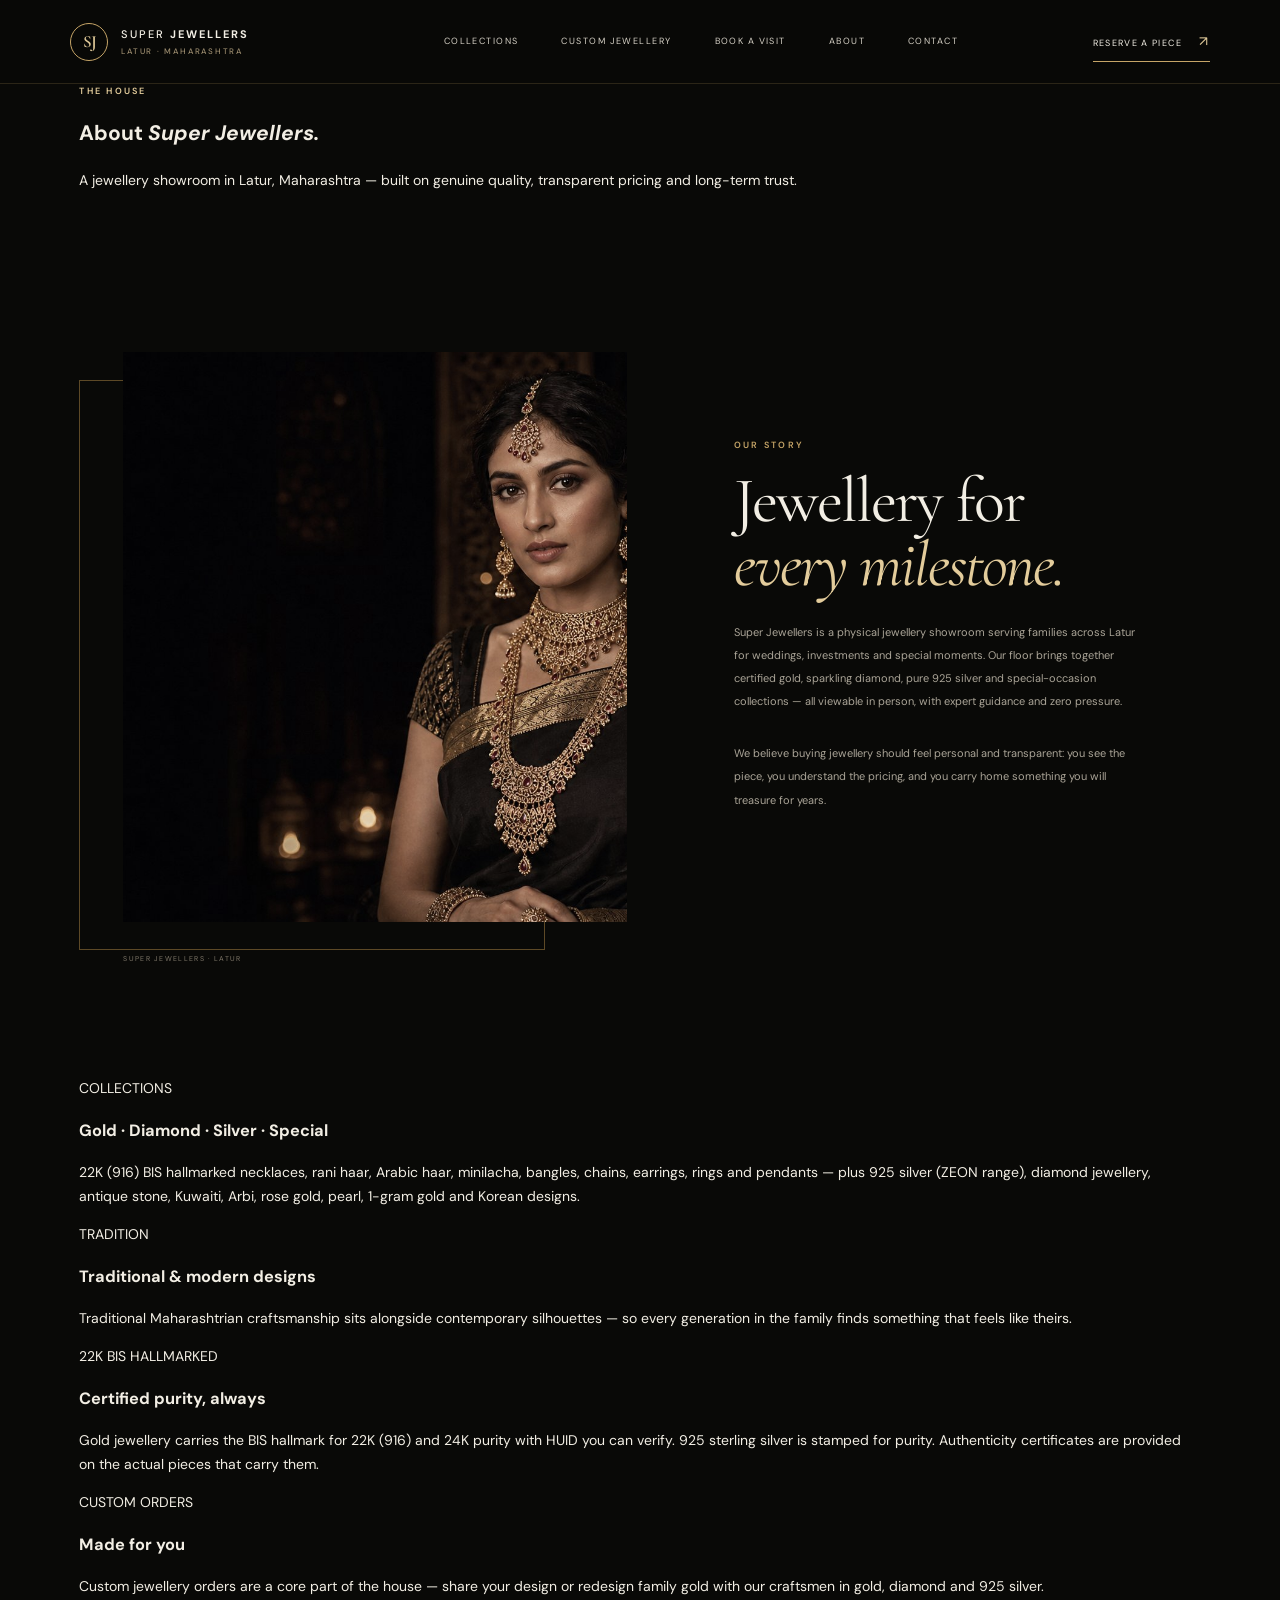
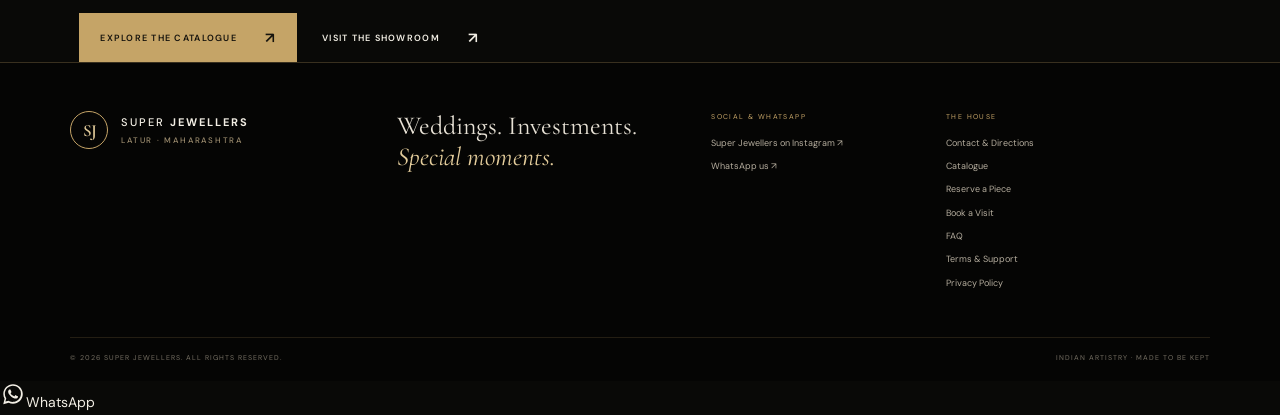
<file: about.html>
<!doctype html>
<html lang="en">
<head>
  <meta charset="utf-8"><meta name="viewport" content="width=device-width,initial-scale=1">
  <meta name="theme-color" content="#090907">
  <title>About Us — Super Jewellers Latur</title>
  <link rel="canonical" href="https://143pathankhan143-sketch.github.io/Super-jewellers-web/about.html">
  <meta name="robots" content="index,follow">
  <meta name="description" content="Super Jewellers, Latur — certified 22K BIS hallmarked gold, 925 silver, diamond and special jewellery collections, custom orders and transparent pricing.">
  <meta property="og:title" content="About Us — Super Jewellers Latur">
  <meta property="og:description" content="Certified 22K BIS hallmarked gold, 925 silver, diamond and special collections at Super Jewellers Latur.">
  <meta property="og:image" content="https://143pathankhan143-sketch.github.io/Super-jewellers-web/assets/royal-hero.jpg">
  <link rel="icon" href="data:image/svg+xml,%3Csvg xmlns='http://www.w3.org/2000/svg' viewBox='0 0 64 64'%3E%3Crect width='64' height='64' rx='14' fill='%23090907'/%3E%3Ctext x='32' y='44' font-family='Georgia,serif' font-size='28' font-weight='700' fill='%23c9a227' text-anchor='middle'%3ESJ%3C/text%3E%3C/svg%3E">
  <link rel="preconnect" href="https://fonts.googleapis.com"><link rel="preconnect" href="https://fonts.gstatic.com" crossorigin>
  <link href="https://fonts.googleapis.com/css2?family=Cormorant+Garamond:wght@400;500;600;700&family=DM+Sans:wght@400;500;600;700&display=swap" rel="stylesheet">
  <link rel="stylesheet" href="css/style.css">
</head>
<body class="storefront" data-page="about">
  <header class="site-header" id="top">
    <a class="brand" href="index.html" aria-label="Super Jewellers home"><span class="brand-mark">SJ</span><span class="brand-name">SUPER <b>JEWELLERS</b><small>LATUR · MAHARASHTRA</small></span></a>
    <button class="menu-toggle" aria-label="Open navigation" aria-expanded="false"><i></i><i></i></button>
    <nav class="main-nav" aria-label="Main navigation">
      <a href="catalog.html">Collections</a>
      <a href="custom.html">Custom Jewellery</a>
      <a href="appointment.html">Book a Visit</a>
      <a href="about.html">About</a>
      <a href="contact.html">Contact</a>
    </nav>
    <a class="header-cta" href="reserve.html">Reserve a piece <span>↗</span></a>
  </header>

  <main>
    <section class="page-hero">
      <div class="section-wrap">
        <p class="eyebrow light">THE HOUSE</p>
        <h1>About <em>Super Jewellers.</em></h1>
        <p class="page-hero-copy">A jewellery showroom in Latur, Maharashtra — built on genuine quality, transparent pricing and long-term trust.</p>
      </div>
    </section>

    <section class="about-section">
      <div class="section-wrap">
        <div class="editorial about-editorial" data-reveal>
          <div class="editorial-image-wrap"><img loading="lazy" src="assets/royal-hero.jpg" alt="Bridal gold jewellery worn by an Indian bride" class="editorial-image"><span class="image-index">SUPER JEWELLERS · LATUR</span></div>
          <div class="editorial-copy">
            <p class="eyebrow">OUR STORY</p>
            <h2>Jewellery for<br><em>every milestone.</em></h2>
            <p>Super Jewellers is a physical jewellery showroom serving families across Latur for weddings, investments and special moments. Our floor brings together certified gold, sparkling diamond, pure 925 silver and special-occasion collections — all viewable in person, with expert guidance and zero pressure.</p>
            <p>We believe buying jewellery should feel personal and transparent: you see the piece, you understand the pricing, and you carry home something you will treasure for years.</p>
          </div>
        </div>

        <div class="why-grid about-grid">
          <article class="why-card" data-reveal data-reveal-stagger="0"><span>COLLECTIONS</span><h3>Gold · Diamond · Silver · Special</h3><p>22K (916) BIS hallmarked necklaces, rani haar, Arabic haar, minilacha, bangles, chains, earrings, rings and pendants — plus 925 silver (ZEON range), diamond jewellery, antique stone, Kuwaiti, Arbi, rose gold, pearl, 1-gram gold and Korean designs.</p></article>
          <article class="why-card" data-reveal data-reveal-stagger="1"><span>TRADITION</span><h3>Traditional &amp; modern designs</h3><p>Traditional Maharashtrian craftsmanship sits alongside contemporary silhouettes — so every generation in the family finds something that feels like theirs.</p></article>
          <article class="why-card" data-reveal data-reveal-stagger="2"><span>22K BIS HALLMARKED</span><h3>Certified purity, always</h3><p>Gold jewellery carries the BIS hallmark for 22K (916) and 24K purity with HUID you can verify. 925 sterling silver is stamped for purity. Authenticity certificates are provided on the actual pieces that carry them.</p></article>
          <article class="why-card" data-reveal data-reveal-stagger="3"><span>CUSTOM ORDERS</span><h3>Made for you</h3><p>Custom jewellery orders are a core part of the house — share your design or redesign family gold with our craftsmen in gold, diamond and 925 silver.</p></article>
        </div>

        <div class="section-cta" data-reveal>
          <a class="button button-gold button-shimmer" href="catalog.html">Explore the catalogue <span>↗</span></a>
          <a class="button button-ghost" href="appointment.html">Visit the showroom <span>↗</span></a>
        </div>
      </div>
    </section>
  </main>

  <footer class="site-footer">
    <div class="footer-top">
      <a class="brand footer-brand" href="index.html"><span class="brand-mark">SJ</span><span class="brand-name">SUPER <b>JEWELLERS</b><small>LATUR · MAHARASHTRA</small></span></a>
      <p class="footer-signoff">Weddings. Investments.<br><em>Special moments.</em></p>
      <div class="footer-social"><span>SOCIAL &amp; WHATSAPP</span>
        <a href="https://www.instagram.com/super_jewellers__" target="_blank" rel="noopener" data-social="instagram">Super Jewellers on Instagram ↗</a>
        <a href="https://wa.me/919764453486" data-whatsapp-general target="_blank" rel="noopener">WhatsApp us ↗</a>
      </div>
      <div class="footer-contact"><span>THE HOUSE</span>
        <a href="contact.html">Contact &amp; Directions</a>
        <a href="catalog.html">Catalogue</a>
        <a href="reserve.html">Reserve a Piece</a>
        <a href="appointment.html">Book a Visit</a>
        <a href="faq.html">FAQ</a>
        <a href="terms.html">Terms &amp; Support</a>
        <a href="privacy.html">Privacy Policy</a>
      </div>
    </div>
    <div class="footer-bottom"><span>© <span id="year"></span> SUPER JEWELLERS. ALL RIGHTS RESERVED.</span><span>INDIAN ARTISTRY · MADE TO BE KEPT</span></div>
  </footer>

  <div class="toast" id="toast" role="status" aria-live="polite"></div>
  <script src="js/config.js"></script><script src="js/products.js"></script><script src="js/store.js"></script><script src="js/main.js" defer></script>
</body>
</html>
</file>
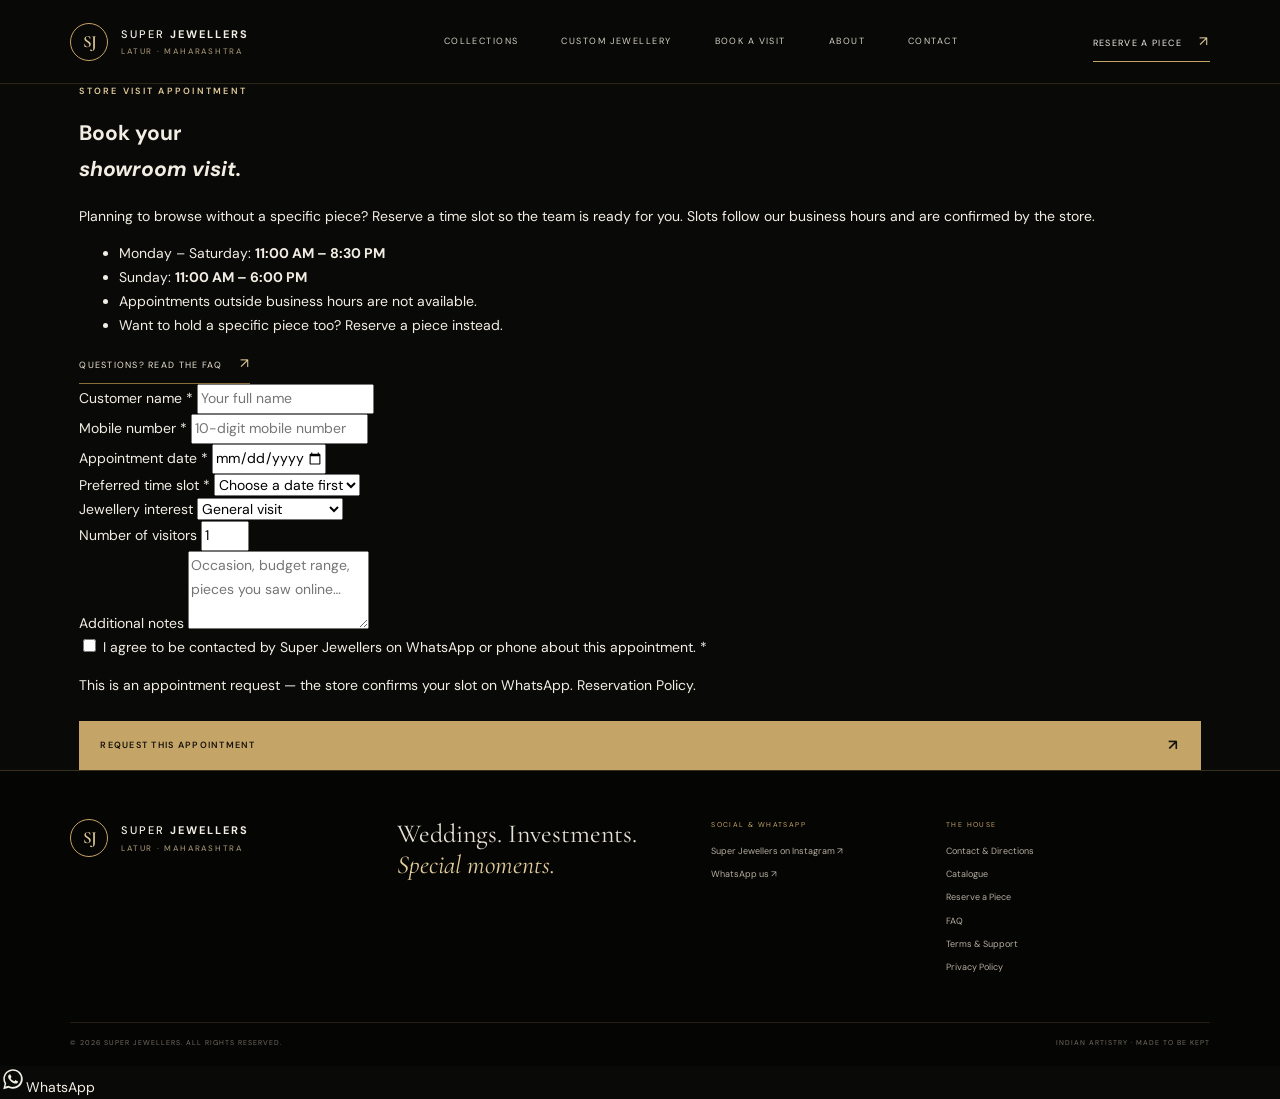
<file: appointment.html>
<!doctype html>
<html lang="en">
<head>
  <meta charset="utf-8"><meta name="viewport" content="width=device-width,initial-scale=1">
  <meta name="theme-color" content="#090907">
  <title>Book a Store Visit — Super Jewellers Latur</title>
  <link rel="canonical" href="https://143pathankhan143-sketch.github.io/Super-jewellers-web/appointment.html">
  <meta name="robots" content="index,follow">
  <meta name="description" content="Book a showroom visit at Super Jewellers Latur. Pick a date and time slot inside business hours — Monday to Saturday 11:00 AM–8:30 PM, Sunday 11:00 AM–6:00 PM. Confirmed by the store on WhatsApp.">
  <meta property="og:title" content="Book a Store Visit — Super Jewellers Latur">
  <meta property="og:description" content="Book a showroom visit at Super Jewellers Latur — slots inside business hours, confirmed by the store.">
  <meta property="og:image" content="https://143pathankhan143-sketch.github.io/Super-jewellers-web/assets/royal-hero.jpg">
  <link rel="icon" href="data:image/svg+xml,%3Csvg xmlns='http://www.w3.org/2000/svg' viewBox='0 0 64 64'%3E%3Crect width='64' height='64' rx='14' fill='%23090907'/%3E%3Ctext x='32' y='44' font-family='Georgia,serif' font-size='28' font-weight='700' fill='%23c9a227' text-anchor='middle'%3ESJ%3C/text%3E%3C/svg%3E">
  <link rel="preconnect" href="https://fonts.googleapis.com"><link rel="preconnect" href="https://fonts.gstatic.com" crossorigin>
  <link href="https://fonts.googleapis.com/css2?family=Cormorant+Garamond:wght@400;500;600;700&family=DM+Sans:wght@400;500;600;700&display=swap" rel="stylesheet">
  <link rel="stylesheet" href="css/style.css">
</head>
<body class="storefront" data-page="appointment">
  <header class="site-header" id="top">
    <a class="brand" href="index.html" aria-label="Super Jewellers home"><span class="brand-mark">SJ</span><span class="brand-name">SUPER <b>JEWELLERS</b><small>LATUR · MAHARASHTRA</small></span></a>
    <button class="menu-toggle" aria-label="Open navigation" aria-expanded="false"><i></i><i></i></button>
    <nav class="main-nav" aria-label="Main navigation">
      <a href="catalog.html">Collections</a>
      <a href="custom.html">Custom Jewellery</a>
      <a href="appointment.html">Book a Visit</a>
      <a href="about.html">About</a>
      <a href="contact.html">Contact</a>
    </nav>
    <a class="header-cta" href="reserve.html">Reserve a piece <span>↗</span></a>
  </header>

  <main>
    <section class="form-page">
      <div class="section-wrap form-layout">
        <div class="form-intro" data-reveal>
          <p class="eyebrow light">STORE VISIT APPOINTMENT</p>
          <h1>Book your<br><em>showroom visit.</em></h1>
          <p class="page-hero-copy">Planning to browse without a specific piece? Reserve a time slot so the team is ready for you. Slots follow our business hours and are confirmed by the store.</p>
          <ul class="form-notes">
            <li>Monday – Saturday: <b>11:00 AM – 8:30 PM</b></li>
            <li>Sunday: <b>11:00 AM – 6:00 PM</b></li>
            <li>Appointments outside business hours are not available.</li>
            <li>Want to hold a specific piece too? <a href="reserve.html">Reserve a piece</a> instead.</li>
          </ul>
          <a class="text-link text-link-light" href="faq.html">Questions? Read the FAQ <span>↗</span></a>
        </div>

        <div class="form-card" data-reveal>
          <form id="booking-form" novalidate>
            <div class="form-banner" hidden></div>

            <div class="form-field">
              <label for="f-name">Customer name *</label>
              <input type="text" id="f-name" name="name" autocomplete="name" required placeholder="Your full name">
            </div>

            <div class="form-field">
              <label for="f-phone">Mobile number *</label>
              <input type="tel" id="f-phone" name="phone" inputmode="numeric" autocomplete="tel" required placeholder="10-digit mobile number">
            </div>

            <div class="form-row">
              <div class="form-field">
                <label for="f-date">Appointment date *</label>
                <input type="date" id="f-date" name="date" required>
              </div>
              <div class="form-field">
                <label for="f-time">Preferred time slot *</label>
                <select id="f-time" name="time" required><option value="" disabled selected>Choose a date first</option></select>
              </div>
            </div>

            <div class="form-row">
              <div class="form-field">
                <label for="f-interest">Jewellery interest</label>
                <select id="f-interest" name="interest">
                  <option value="General visit">General visit</option>
                  <option value="Gold jewellery">Gold jewellery</option>
                  <option value="Diamond jewellery">Diamond jewellery</option>
                  <option value="925 silver jewellery">925 silver jewellery</option>
                  <option value="Bridal shopping">Bridal shopping</option>
                  <option value="Custom jewellery">Custom jewellery</option>
                  <option value="Investment gold">Investment gold</option>
                </select>
              </div>
              <div class="form-field">
                <label for="f-visitors">Number of visitors</label>
                <input type="number" id="f-visitors" name="visitors" min="1" max="12" value="1">
              </div>
            </div>

            <div class="form-field">
              <label for="f-message">Additional notes</label>
              <textarea id="f-message" name="notes" rows="3" placeholder="Occasion, budget range, pieces you saw online…"></textarea>
            </div>

            <div class="form-field form-check">
              <label><input type="checkbox" id="f-consent" required> I agree to be contacted by Super Jewellers on WhatsApp or phone about this appointment. *</label>
            </div>

            <p class="form-legal">This is an appointment request — the store confirms your slot on WhatsApp. <a href="reservation-policy.html">Reservation Policy</a>.</p>

            <button class="button button-gold full-button button-shimmer" type="submit">Request this appointment <span>↗</span></button>
          </form>

          <div id="success-panel" class="success-panel" tabindex="-1" hidden></div>
        </div>
      </div>
    </section>
  </main>

  <footer class="site-footer">
    <div class="footer-top">
      <a class="brand footer-brand" href="index.html"><span class="brand-mark">SJ</span><span class="brand-name">SUPER <b>JEWELLERS</b><small>LATUR · MAHARASHTRA</small></span></a>
      <p class="footer-signoff">Weddings. Investments.<br><em>Special moments.</em></p>
      <div class="footer-social"><span>SOCIAL &amp; WHATSAPP</span>
        <a href="https://www.instagram.com/super_jewellers__" target="_blank" rel="noopener" data-social="instagram">Super Jewellers on Instagram ↗</a>
        <a href="https://wa.me/919764453486" data-whatsapp-general target="_blank" rel="noopener">WhatsApp us ↗</a>
      </div>
      <div class="footer-contact"><span>THE HOUSE</span>
        <a href="contact.html">Contact &amp; Directions</a>
        <a href="catalog.html">Catalogue</a>
        <a href="reserve.html">Reserve a Piece</a>
        <a href="faq.html">FAQ</a>
        <a href="terms.html">Terms &amp; Support</a>
        <a href="privacy.html">Privacy Policy</a>
      </div>
    </div>
    <div class="footer-bottom"><span>© <span id="year"></span> SUPER JEWELLERS. ALL RIGHTS RESERVED.</span><span>INDIAN ARTISTRY · MADE TO BE KEPT</span></div>
  </footer>

  <div class="toast" id="toast" role="status" aria-live="polite"></div>
  <script src="js/config.js"></script><script src="js/products.js"></script><script src="js/store.js"></script>
  <script src="js/main.js" defer></script><script src="js/forms.js" defer></script>
</body>
</html>
</file>
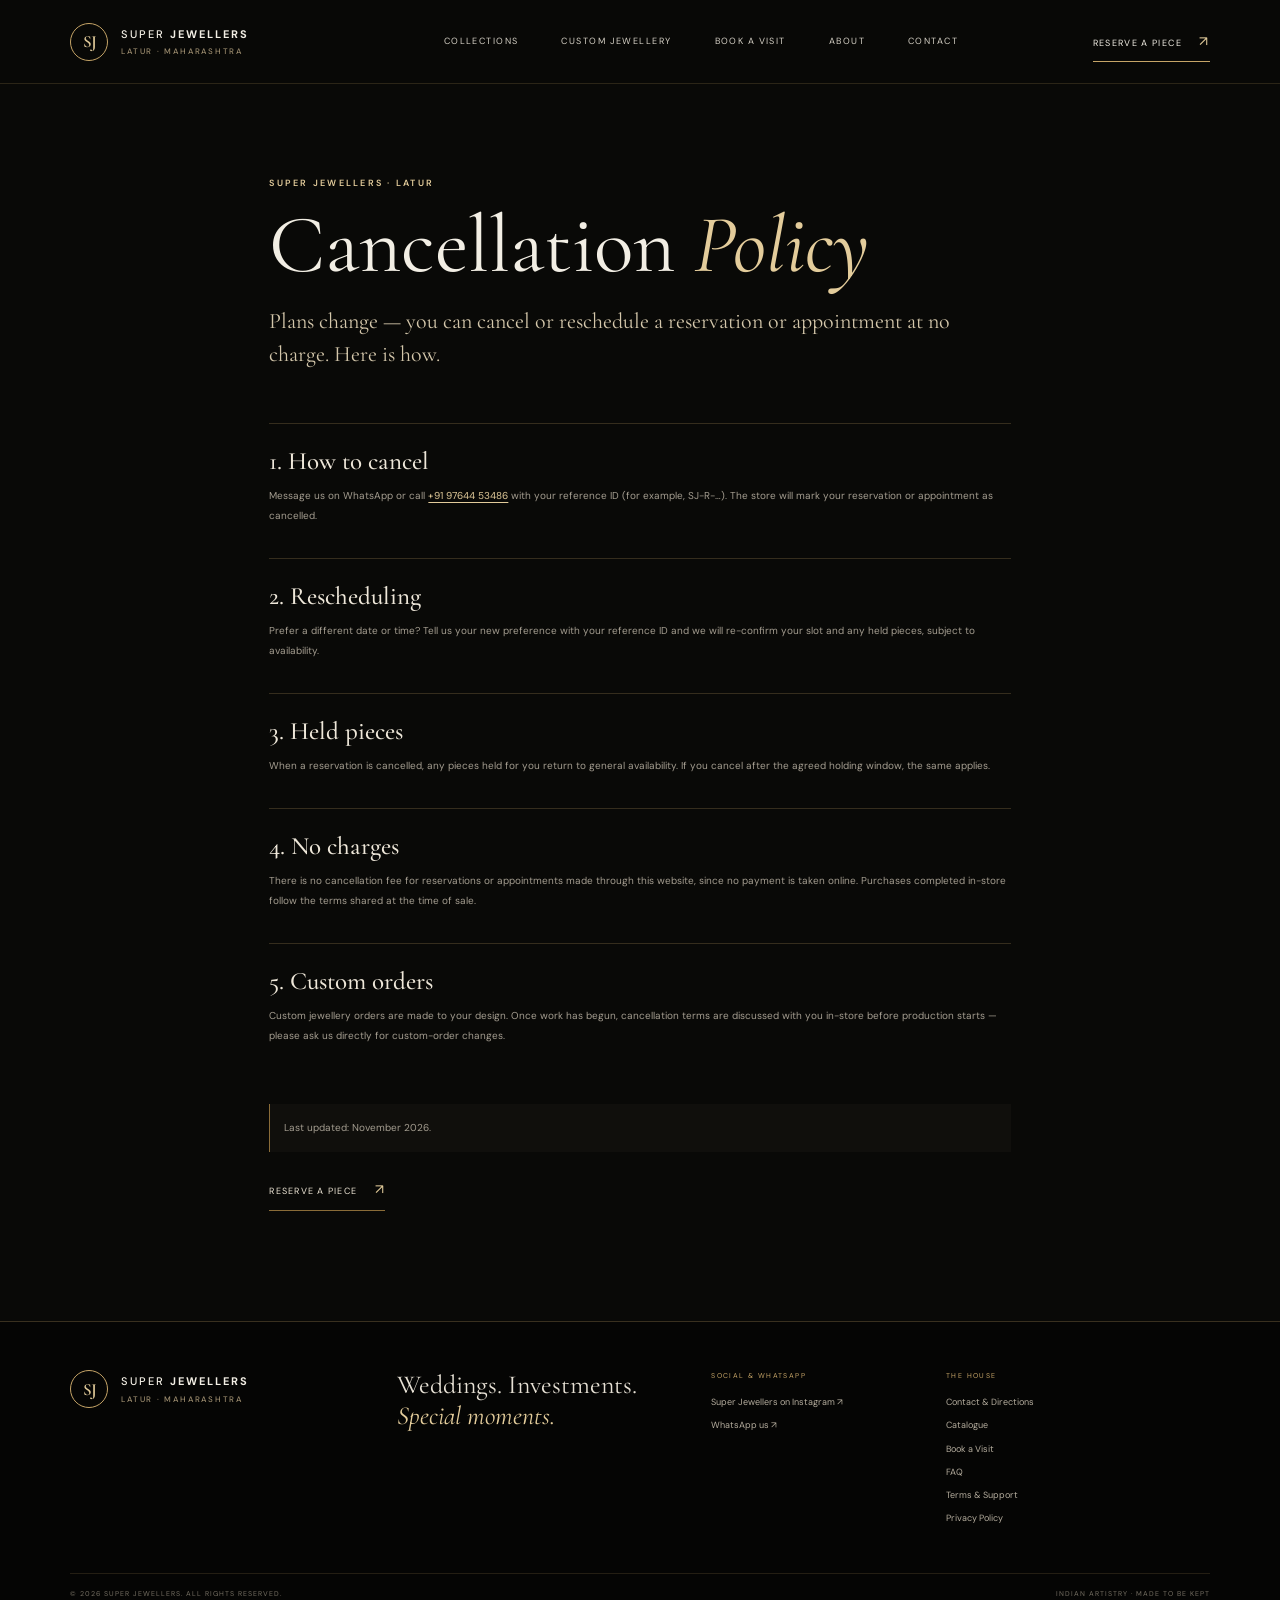
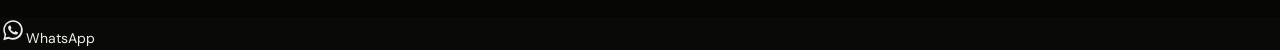
<file: cancellation-policy.html>
<!doctype html>
<html lang="en">
<head>
  <meta charset="utf-8"><meta name="viewport" content="width=device-width,initial-scale=1">
  <meta name="theme-color" content="#090907">
  <title>Cancellation Policy — Super Jewellers Latur</title>
  <link rel="canonical" href="https://143pathankhan143-sketch.github.io/Super-jewellers-web/cancellation-policy.html">
  <meta name="robots" content="index,follow">
  <meta name="description" content="Cancellation policy of Super Jewellers Latur — how to cancel or reschedule a reservation or appointment, and what happens to held pieces.">
  <meta property="og:title" content="Cancellation Policy — Super Jewellers Latur">
  <meta property="og:description" content="How to cancel or reschedule a reservation or appointment at Super Jewellers Latur.">
  <meta property="og:image" content="https://143pathankhan143-sketch.github.io/Super-jewellers-web/assets/royal-gold.jpg">
  <link rel="icon" href="data:image/svg+xml,%3Csvg xmlns='http://www.w3.org/2000/svg' viewBox='0 0 64 64'%3E%3Crect width='64' height='64' rx='14' fill='%23090907'/%3E%3Ctext x='32' y='44' font-family='Georgia,serif' font-size='28' font-weight='700' fill='%23c9a227' text-anchor='middle'%3ESJ%3C/text%3E%3C/svg%3E">
  <link rel="preconnect" href="https://fonts.googleapis.com"><link rel="preconnect" href="https://fonts.gstatic.com" crossorigin>
  <link href="https://fonts.googleapis.com/css2?family=Cormorant+Garamond:wght@400;500;600;700&family=DM+Sans:wght@400;500;600;700&display=swap" rel="stylesheet">
  <link rel="stylesheet" href="css/style.css">
</head>
<body class="storefront policy-page" data-page="cancellation-policy">
  <header class="site-header" id="top">
    <a class="brand" href="index.html" aria-label="Super Jewellers home"><span class="brand-mark">SJ</span><span class="brand-name">SUPER <b>JEWELLERS</b><small>LATUR · MAHARASHTRA</small></span></a>
    <button class="menu-toggle" aria-label="Open navigation" aria-expanded="false"><i></i><i></i></button>
    <nav class="main-nav" aria-label="Main navigation">
      <a href="catalog.html">Collections</a>
      <a href="custom.html">Custom Jewellery</a>
      <a href="appointment.html">Book a Visit</a>
      <a href="about.html">About</a>
      <a href="contact.html">Contact</a>
    </nav>
    <a class="header-cta" href="reserve.html">Reserve a piece <span>↗</span></a>
  </header>

  <main class="policy-main section-wrap">
    <p class="eyebrow light">SUPER JEWELLERS · LATUR</p>
    <h1>Cancellation <em>Policy</em></h1>
    <p class="policy-lead">Plans change — you can cancel or reschedule a reservation or appointment at no charge. Here is how.</p>

    <section><h2>1. How to cancel</h2><p>Message us on WhatsApp or call <a data-business-phone-link href="tel:+919764453486">+91 97644 53486</a> with your reference ID (for example, SJ-R-…). The store will mark your reservation or appointment as cancelled.</p></section>
    <section><h2>2. Rescheduling</h2><p>Prefer a different date or time? Tell us your new preference with your reference ID and we will re-confirm your slot and any held pieces, subject to availability.</p></section>
    <section><h2>3. Held pieces</h2><p>When a reservation is cancelled, any pieces held for you return to general availability. If you cancel after the agreed holding window, the same applies.</p></section>
    <section><h2>4. No charges</h2><p>There is no cancellation fee for reservations or appointments made through this website, since no payment is taken online. Purchases completed in-store follow the terms shared at the time of sale.</p></section>
    <section><h2>5. Custom orders</h2><p>Custom jewellery orders are made to your design. Once work has begun, cancellation terms are discussed with you in-store before production starts — please ask us directly for custom-order changes.</p></section>
    <p class="policy-note">Last updated: November 2026.</p>
    <a class="text-link text-link-light" href="reserve.html">Reserve a piece <span>↗</span></a>
  </main>

  <footer class="site-footer">
    <div class="footer-top">
      <a class="brand footer-brand" href="index.html"><span class="brand-mark">SJ</span><span class="brand-name">SUPER <b>JEWELLERS</b><small>LATUR · MAHARASHTRA</small></span></a>
      <p class="footer-signoff">Weddings. Investments.<br><em>Special moments.</em></p>
      <div class="footer-social"><span>SOCIAL &amp; WHATSAPP</span>
        <a href="https://www.instagram.com/super_jewellers__" target="_blank" rel="noopener" data-social="instagram">Super Jewellers on Instagram ↗</a>
        <a href="https://wa.me/919764453486" data-whatsapp-general target="_blank" rel="noopener">WhatsApp us ↗</a>
      </div>
      <div class="footer-contact"><span>THE HOUSE</span>
        <a href="contact.html">Contact &amp; Directions</a>
        <a href="catalog.html">Catalogue</a>
        <a href="appointment.html">Book a Visit</a>
        <a href="faq.html">FAQ</a>
        <a href="terms.html">Terms &amp; Support</a>
        <a href="privacy.html">Privacy Policy</a>
      </div>
    </div>
    <div class="footer-bottom"><span>© <span id="year"></span> SUPER JEWELLERS. ALL RIGHTS RESERVED.</span><span>INDIAN ARTISTRY · MADE TO BE KEPT</span></div>
  </footer>

  <div class="toast" id="toast" role="status" aria-live="polite"></div>
  <script src="js/config.js"></script><script src="js/products.js"></script><script src="js/store.js"></script><script src="js/main.js" defer></script>
</body>
</html>
</file>
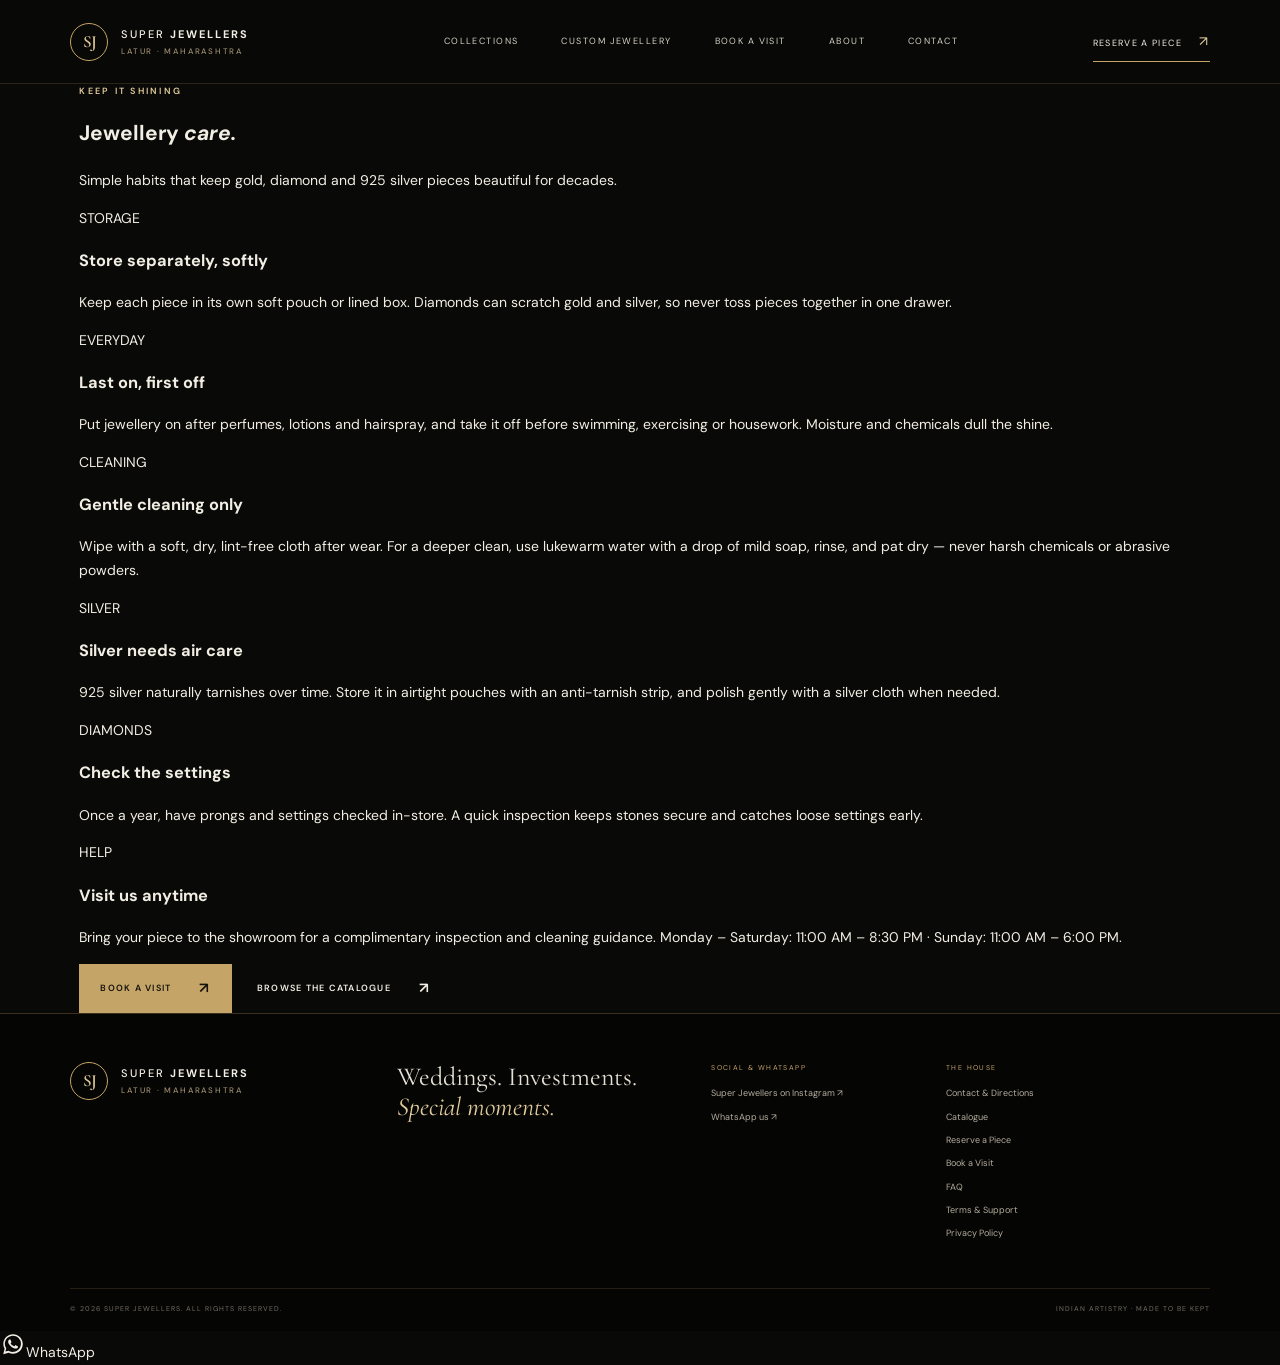
<file: care.html>
<!doctype html>
<html lang="en">
<head>
  <meta charset="utf-8"><meta name="viewport" content="width=device-width,initial-scale=1">
  <meta name="theme-color" content="#090907">
  <title>Jewellery Care — Super Jewellers Latur</title>
  <link rel="canonical" href="https://143pathankhan143-sketch.github.io/Super-jewellers-web/care.html">
  <meta name="robots" content="index,follow">
  <meta name="description" content="How to care for gold, diamond and 925 silver jewellery from Super Jewellers Latur — storage, cleaning and everyday habits that keep pieces shining.">
  <meta property="og:title" content="Jewellery Care — Super Jewellers Latur">
  <meta property="og:description" content="Storage, cleaning and everyday care tips for gold, diamond and 925 silver jewellery.">
  <meta property="og:image" content="https://143pathankhan143-sketch.github.io/Super-jewellers-web/assets/royal-diamond.jpg">
  <link rel="icon" href="data:image/svg+xml,%3Csvg xmlns='http://www.w3.org/2000/svg' viewBox='0 0 64 64'%3E%3Crect width='64' height='64' rx='14' fill='%23090907'/%3E%3Ctext x='32' y='44' font-family='Georgia,serif' font-size='28' font-weight='700' fill='%23c9a227' text-anchor='middle'%3ESJ%3C/text%3E%3C/svg%3E">
  <link rel="preconnect" href="https://fonts.googleapis.com"><link rel="preconnect" href="https://fonts.gstatic.com" crossorigin>
  <link href="https://fonts.googleapis.com/css2?family=Cormorant+Garamond:wght@400;500;600;700&family=DM+Sans:wght@400;500;600;700&display=swap" rel="stylesheet">
  <link rel="stylesheet" href="css/style.css">
</head>
<body class="storefront" data-page="care">
  <header class="site-header" id="top">
    <a class="brand" href="index.html" aria-label="Super Jewellers home"><span class="brand-mark">SJ</span><span class="brand-name">SUPER <b>JEWELLERS</b><small>LATUR · MAHARASHTRA</small></span></a>
    <button class="menu-toggle" aria-label="Open navigation" aria-expanded="false"><i></i><i></i></button>
    <nav class="main-nav" aria-label="Main navigation">
      <a href="catalog.html">Collections</a>
      <a href="custom.html">Custom Jewellery</a>
      <a href="appointment.html">Book a Visit</a>
      <a href="about.html">About</a>
      <a href="contact.html">Contact</a>
    </nav>
    <a class="header-cta" href="reserve.html">Reserve a piece <span>↗</span></a>
  </header>

  <main>
    <section class="page-hero">
      <div class="section-wrap">
        <p class="eyebrow light">KEEP IT SHINING</p>
        <h1>Jewellery <em>care.</em></h1>
        <p class="page-hero-copy">Simple habits that keep gold, diamond and 925 silver pieces beautiful for decades.</p>
      </div>
    </section>

    <section class="about-section">
      <div class="section-wrap">
        <div class="why-grid">
          <article class="why-card" data-reveal><span>STORAGE</span><h3>Store separately, softly</h3><p>Keep each piece in its own soft pouch or lined box. Diamonds can scratch gold and silver, so never toss pieces together in one drawer.</p></article>
          <article class="why-card" data-reveal data-reveal-stagger="1"><span>EVERYDAY</span><h3>Last on, first off</h3><p>Put jewellery on after perfumes, lotions and hairspray, and take it off before swimming, exercising or housework. Moisture and chemicals dull the shine.</p></article>
          <article class="why-card" data-reveal data-reveal-stagger="2"><span>CLEANING</span><h3>Gentle cleaning only</h3><p>Wipe with a soft, dry, lint-free cloth after wear. For a deeper clean, use lukewarm water with a drop of mild soap, rinse, and pat dry — never harsh chemicals or abrasive powders.</p></article>
          <article class="why-card" data-reveal data-reveal-stagger="3"><span>SILVER</span><h3>Silver needs air care</h3><p>925 silver naturally tarnishes over time. Store it in airtight pouches with an anti-tarnish strip, and polish gently with a silver cloth when needed.</p></article>
          <article class="why-card" data-reveal><span>DIAMONDS</span><h3>Check the settings</h3><p>Once a year, have prongs and settings checked in-store. A quick inspection keeps stones secure and catches loose settings early.</p></article>
          <article class="why-card" data-reveal data-reveal-stagger="1"><span>HELP</span><h3>Visit us anytime</h3><p>Bring your piece to the showroom for a complimentary inspection and cleaning guidance. <span data-hours>Monday – Saturday: 11:00 AM – 8:30 PM · Sunday: 11:00 AM – 6:00 PM</span>.</p></article>
        </div>

        <div class="section-cta" data-reveal>
          <a class="button button-gold button-shimmer" href="appointment.html">Book a visit <span>↗</span></a>
          <a class="button button-ghost" href="catalog.html">Browse the catalogue <span>↗</span></a>
        </div>
      </div>
    </section>
  </main>

  <footer class="site-footer">
    <div class="footer-top">
      <a class="brand footer-brand" href="index.html"><span class="brand-mark">SJ</span><span class="brand-name">SUPER <b>JEWELLERS</b><small>LATUR · MAHARASHTRA</small></span></a>
      <p class="footer-signoff">Weddings. Investments.<br><em>Special moments.</em></p>
      <div class="footer-social"><span>SOCIAL &amp; WHATSAPP</span>
        <a href="https://www.instagram.com/super_jewellers__" target="_blank" rel="noopener" data-social="instagram">Super Jewellers on Instagram ↗</a>
        <a href="https://wa.me/919764453486" data-whatsapp-general target="_blank" rel="noopener">WhatsApp us ↗</a>
      </div>
      <div class="footer-contact"><span>THE HOUSE</span>
        <a href="contact.html">Contact &amp; Directions</a>
        <a href="catalog.html">Catalogue</a>
        <a href="reserve.html">Reserve a Piece</a>
        <a href="appointment.html">Book a Visit</a>
        <a href="faq.html">FAQ</a>
        <a href="terms.html">Terms &amp; Support</a>
        <a href="privacy.html">Privacy Policy</a>
      </div>
    </div>
    <div class="footer-bottom"><span>© <span id="year"></span> SUPER JEWELLERS. ALL RIGHTS RESERVED.</span><span>INDIAN ARTISTRY · MADE TO BE KEPT</span></div>
  </footer>

  <div class="toast" id="toast" role="status" aria-live="polite"></div>
  <script src="js/config.js"></script><script src="js/products.js"></script><script src="js/store.js"></script><script src="js/main.js" defer></script>
</body>
</html>
</file>
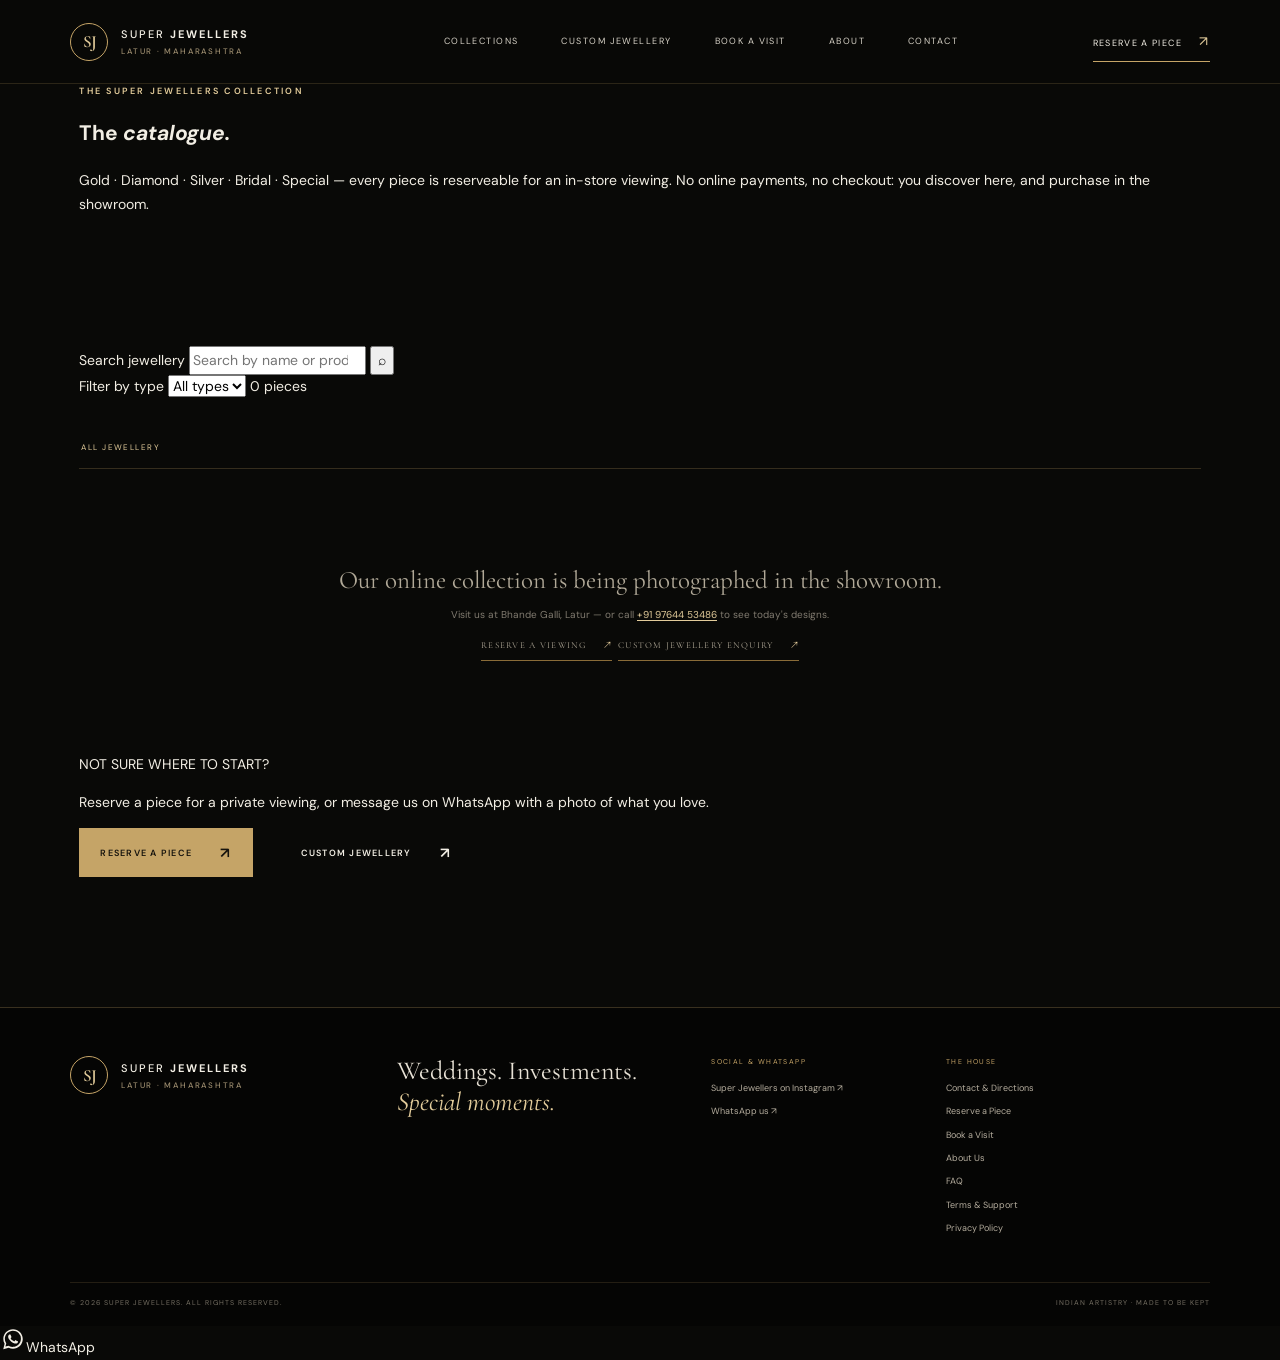
<file: catalog.html>
<!doctype html>
<html lang="en">
<head>
  <meta charset="utf-8"><meta name="viewport" content="width=device-width,initial-scale=1">
  <meta name="theme-color" content="#090907">
  <title>Jewellery Catalogue — Super Jewellers Latur</title>
  <link rel="canonical" href="https://143pathankhan143-sketch.github.io/Super-jewellers-web/catalog.html">
  <meta name="robots" content="index,follow,max-image-preview:large">
  <meta name="description" content="Browse gold, diamond, silver and bridal jewellery at Super Jewellers Latur. Filter by category and type, search by name or product code, then reserve a piece for an in-store viewing.">
  <meta property="og:type" content="website">
  <meta property="og:title" content="Jewellery Catalogue — Super Jewellers Latur">
  <meta property="og:description" content="Browse gold, diamond, silver and bridal jewellery at Super Jewellers Latur. Reserve a piece for an in-store viewing.">
  <meta property="og:image" content="https://143pathankhan143-sketch.github.io/Super-jewellers-web/assets/royal-gold.jpg">
  <link rel="icon" href="data:image/svg+xml,%3Csvg xmlns='http://www.w3.org/2000/svg' viewBox='0 0 64 64'%3E%3Crect width='64' height='64' rx='14' fill='%23090907'/%3E%3Ctext x='32' y='44' font-family='Georgia,serif' font-size='28' font-weight='700' fill='%23c9a227' text-anchor='middle'%3ESJ%3C/text%3E%3C/svg%3E">
  <link rel="preconnect" href="https://fonts.googleapis.com"><link rel="preconnect" href="https://fonts.gstatic.com" crossorigin>
  <link href="https://fonts.googleapis.com/css2?family=Cormorant+Garamond:wght@400;500;600;700&family=DM+Sans:wght@400;500;600;700&display=swap" rel="stylesheet">
  <link rel="stylesheet" href="css/style.css">
</head>
<body class="storefront" data-page="catalog">
  <header class="site-header" id="top">
    <a class="brand" href="index.html" aria-label="Super Jewellers home"><span class="brand-mark">SJ</span><span class="brand-name">SUPER <b>JEWELLERS</b><small>LATUR · MAHARASHTRA</small></span></a>
    <button class="menu-toggle" aria-label="Open navigation" aria-expanded="false"><i></i><i></i></button>
    <nav class="main-nav" aria-label="Main navigation">
      <a href="catalog.html">Collections</a>
      <a href="custom.html">Custom Jewellery</a>
      <a href="appointment.html">Book a Visit</a>
      <a href="about.html">About</a>
      <a href="contact.html">Contact</a>
    </nav>
    <a class="header-cta" href="reserve.html">Reserve a piece <span>↗</span></a>
  </header>

  <main>
    <section class="page-hero">
      <div class="section-wrap">
        <p class="eyebrow light">THE SUPER JEWELLERS COLLECTION</p>
        <h1>The <em>catalogue.</em></h1>
        <p class="page-hero-copy">Gold · Diamond · Silver · Bridal · Special — every piece is reserveable for an in-store viewing. No online payments, no checkout: you discover here, and purchase in the showroom.</p>
      </div>
    </section>

    <section class="catalog-section catalog-page">
      <div class="section-wrap">
        <div class="catalog-toolbar" data-reveal>
          <form class="catalog-search" role="search">
            <label class="sr-only" for="catalog-search">Search jewellery</label>
            <input type="search" id="catalog-search" placeholder="Search by name or product code…" autocomplete="off">
            <button type="submit" aria-label="Search">⌕</button>
          </form>
          <div class="catalog-selects">
            <label class="sr-only" for="catalog-type">Filter by type</label>
            <select id="catalog-type"></select>
            <span class="catalog-count" id="catalog-count"></span>
          </div>
        </div>

        <div class="category-tabs" id="catalog-categories" role="group" aria-label="Filter by category" data-reveal></div>

        <div class="product-grid" id="catalog-grid"></div>
        <p class="catalog-note" id="catalog-note"></p>

        <div class="catalog-help" data-reveal>
          <div><span>NOT SURE WHERE TO START?</span><p>Reserve a piece for a private viewing, or message us on WhatsApp with a photo of what you love.</p></div>
          <div class="hero-actions">
            <a class="button button-gold" href="reserve.html">Reserve a piece <span>↗</span></a>
            <a class="button button-ghost" href="custom.html">Custom jewellery <span>↗</span></a>
          </div>
        </div>
      </div>
    </section>
  </main>

  <footer class="site-footer">
    <div class="footer-top">
      <a class="brand footer-brand" href="index.html"><span class="brand-mark">SJ</span><span class="brand-name">SUPER <b>JEWELLERS</b><small>LATUR · MAHARASHTRA</small></span></a>
      <p class="footer-signoff">Weddings. Investments.<br><em>Special moments.</em></p>
      <div class="footer-social"><span>SOCIAL &amp; WHATSAPP</span>
        <a href="https://www.instagram.com/super_jewellers__" target="_blank" rel="noopener" data-social="instagram">Super Jewellers on Instagram ↗</a>
        <a href="https://wa.me/919764453486" data-whatsapp-general target="_blank" rel="noopener">WhatsApp us ↗</a>
      </div>
      <div class="footer-contact"><span>THE HOUSE</span>
        <a href="contact.html">Contact &amp; Directions</a>
        <a href="reserve.html">Reserve a Piece</a>
        <a href="appointment.html">Book a Visit</a>
        <a href="about.html">About Us</a>
        <a href="faq.html">FAQ</a>
        <a href="terms.html">Terms &amp; Support</a>
        <a href="privacy.html">Privacy Policy</a>
      </div>
    </div>
    <div class="footer-bottom"><span>© <span id="year"></span> SUPER JEWELLERS. ALL RIGHTS RESERVED.</span><span>INDIAN ARTISTRY · MADE TO BE KEPT</span></div>
  </footer>

  <div class="toast" id="toast" role="status" aria-live="polite"></div>
  <script src="js/config.js"></script><script src="js/products.js"></script><script src="js/store.js"></script>
  <script src="js/main.js" defer></script><script src="js/catalog.js" defer></script>
</body>
</html>
</file>
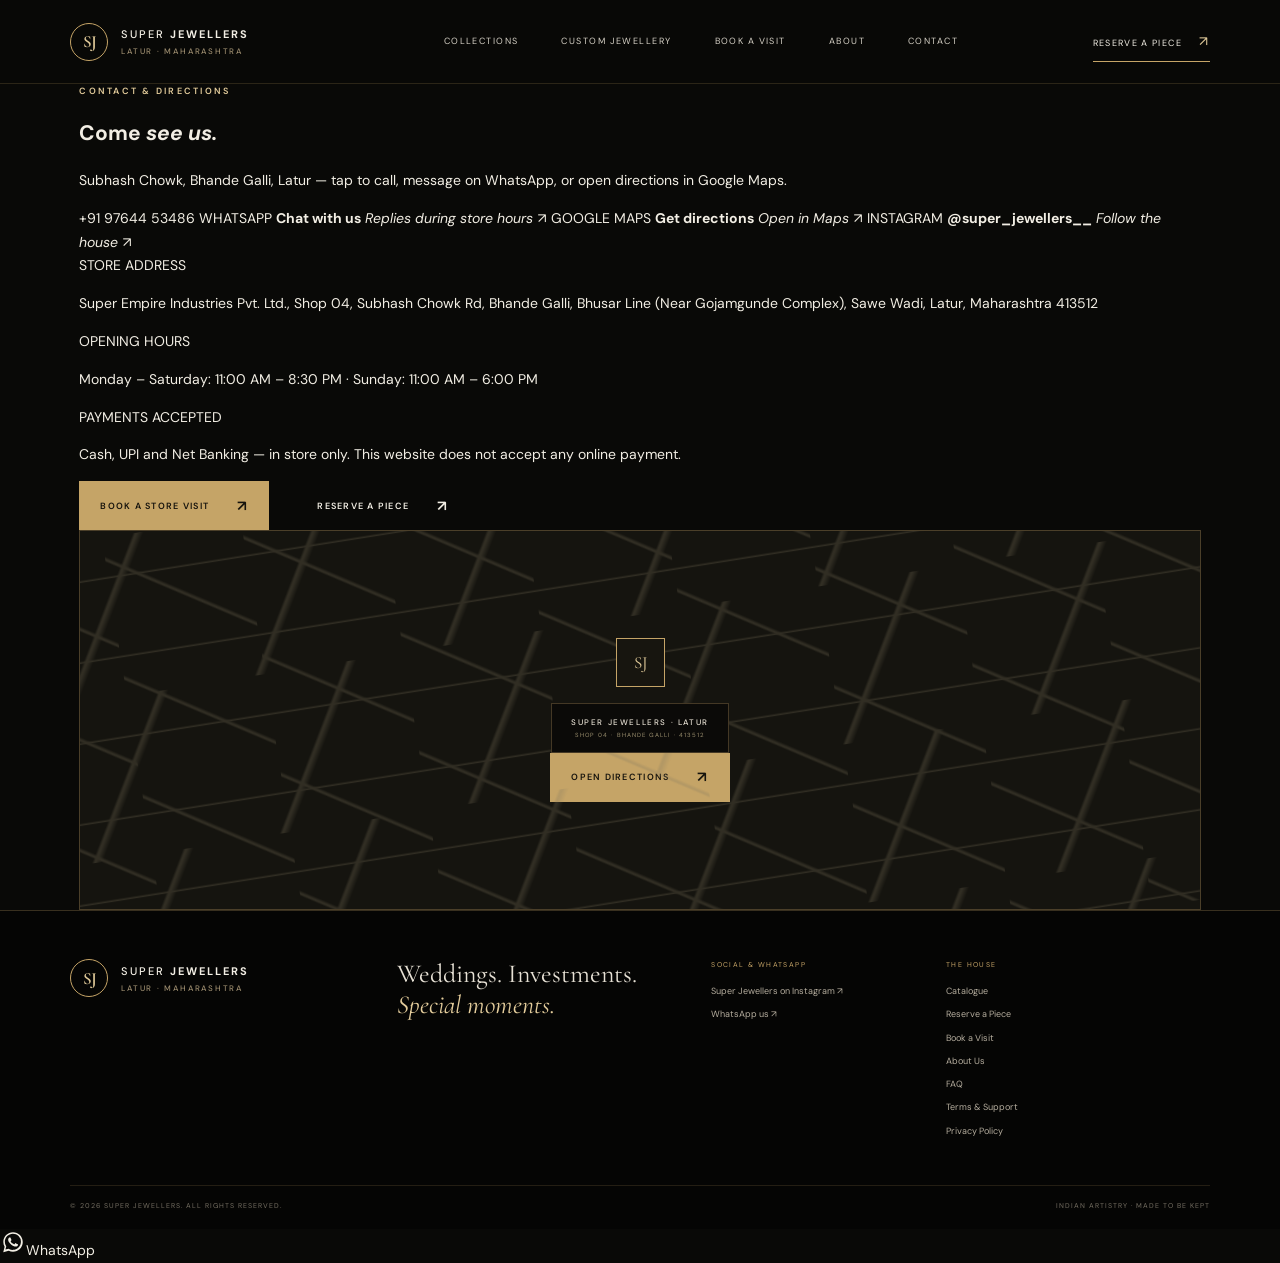
<file: contact.html>
<!doctype html>
<html lang="en">
<head>
  <meta charset="utf-8"><meta name="viewport" content="width=device-width,initial-scale=1">
  <meta name="theme-color" content="#090907">
  <title>Contact &amp; Directions — Super Jewellers Latur</title>
  <link rel="canonical" href="https://143pathankhan143-sketch.github.io/Super-jewellers-web/contact.html">
  <meta name="robots" content="index,follow">
  <meta name="description" content="Contact Super Jewellers, Latur — full store address, click-to-call phone, WhatsApp, Google Maps directions, opening hours and Instagram. Shop 04, Bhande Galli, Subhash Chowk, Latur 413512.">
  <meta property="og:title" content="Contact &amp; Directions — Super Jewellers Latur">
  <meta property="og:description" content="Store address, phone, WhatsApp, maps and opening hours for Super Jewellers Latur.">
  <meta property="og:image" content="https://143pathankhan143-sketch.github.io/Super-jewellers-web/assets/royal-silver.jpg">
  <link rel="icon" href="data:image/svg+xml,%3Csvg xmlns='http://www.w3.org/2000/svg' viewBox='0 0 64 64'%3E%3Crect width='64' height='64' rx='14' fill='%23090907'/%3E%3Ctext x='32' y='44' font-family='Georgia,serif' font-size='28' font-weight='700' fill='%23c9a227' text-anchor='middle'%3ESJ%3C/text%3E%3C/svg%3E">
  <link rel="preconnect" href="https://fonts.googleapis.com"><link rel="preconnect" href="https://fonts.gstatic.com" crossorigin>
  <link href="https://fonts.googleapis.com/css2?family=Cormorant+Garamond:wght@400;500;600;700&family=DM+Sans:wght@400;500;600;700&display=swap" rel="stylesheet">
  <link rel="stylesheet" href="css/style.css">
</head>
<body class="storefront" data-page="contact">
  <header class="site-header" id="top">
    <a class="brand" href="index.html" aria-label="Super Jewellers home"><span class="brand-mark">SJ</span><span class="brand-name">SUPER <b>JEWELLERS</b><small>LATUR · MAHARASHTRA</small></span></a>
    <button class="menu-toggle" aria-label="Open navigation" aria-expanded="false"><i></i><i></i></button>
    <nav class="main-nav" aria-label="Main navigation">
      <a href="catalog.html">Collections</a>
      <a href="custom.html">Custom Jewellery</a>
      <a href="appointment.html">Book a Visit</a>
      <a href="about.html">About</a>
      <a href="contact.html">Contact</a>
    </nav>
    <a class="header-cta" href="reserve.html">Reserve a piece <span>↗</span></a>
  </header>

  <main>
    <section class="page-hero">
      <div class="section-wrap">
        <p class="eyebrow light">CONTACT &amp; DIRECTIONS</p>
        <h1>Come <em>see us.</em></h1>
        <p class="page-hero-copy">Subhash Chowk, Bhande Galli, Latur — tap to call, message on WhatsApp, or open directions in Google Maps.</p>
      </div>
    </section>

    <section class="contact-section">
      <div class="section-wrap contact-grid">
        <div class="contact-cards" data-reveal>
          <a class="contact-card" href="tel:+919764453486" data-business-phone-link>
            <span>CALL THE STORE</span>
            <b>+91 97644 53486</b>
            <i>Tap to call ↗</i>
          </a>
          <a class="contact-card" href="https://wa.me/919764453486" data-whatsapp-general target="_blank" rel="noopener">
            <span>WHATSAPP</span>
            <b>Chat with us</b>
            <i>Replies during store hours ↗</i>
          </a>
          <a class="contact-card" href="https://maps.app.goo.gl/6y6HvuZfmR6vARVn9" data-map-link target="_blank" rel="noopener">
            <span>GOOGLE MAPS</span>
            <b>Get directions</b>
            <i>Open in Maps ↗</i>
          </a>
          <a class="contact-card" href="https://www.instagram.com/super_jewellers__" data-social="instagram" target="_blank" rel="noopener">
            <span>INSTAGRAM</span>
            <b>@super_jewellers__</b>
            <i>Follow the house ↗</i>
          </a>
        </div>

        <div class="contact-details" data-reveal>
          <div class="contact-block">
            <span>STORE ADDRESS</span>
            <p data-business-address>Super Empire Industries Pvt. Ltd., Shop 04, Subhash Chowk Rd, Bhande Galli, Bhusar Line (Near Gojamgunde Complex), Sawe Wadi, Latur, Maharashtra 413512</p>
          </div>
          <div class="contact-block">
            <span>OPENING HOURS</span>
            <p data-hours>Monday – Saturday: 11:00 AM – 8:30 PM · Sunday: 11:00 AM – 6:00 PM</p>
          </div>
          <div class="contact-block">
            <span>PAYMENTS ACCEPTED</span>
            <p>Cash, UPI and Net Banking — in store only. This website does not accept any online payment.</p>
          </div>
          <div class="hero-actions">
            <a class="button button-gold" href="appointment.html">Book a store visit <span>↗</span></a>
            <a class="button button-ghost" href="reserve.html">Reserve a piece <span>↗</span></a>
          </div>
        </div>

        <div class="map-placeholder contact-map" data-reveal>
          <div class="map-grid"></div><div class="map-pin">SJ</div>
          <div class="map-label"><b>SUPER JEWELLERS · LATUR</b><span>SHOP 04 · BHANDE GALLI · 413512</span></div>
          <a class="button button-gold" data-map-link href="https://maps.app.goo.gl/6y6HvuZfmR6vARVn9" target="_blank" rel="noopener">Open directions <span>↗</span></a>
        </div>
      </div>
    </section>
  </main>

  <footer class="site-footer">
    <div class="footer-top">
      <a class="brand footer-brand" href="index.html"><span class="brand-mark">SJ</span><span class="brand-name">SUPER <b>JEWELLERS</b><small>LATUR · MAHARASHTRA</small></span></a>
      <p class="footer-signoff">Weddings. Investments.<br><em>Special moments.</em></p>
      <div class="footer-social"><span>SOCIAL &amp; WHATSAPP</span>
        <a href="https://www.instagram.com/super_jewellers__" target="_blank" rel="noopener" data-social="instagram">Super Jewellers on Instagram ↗</a>
        <a href="https://wa.me/919764453486" data-whatsapp-general target="_blank" rel="noopener">WhatsApp us ↗</a>
      </div>
      <div class="footer-contact"><span>THE HOUSE</span>
        <a href="catalog.html">Catalogue</a>
        <a href="reserve.html">Reserve a Piece</a>
        <a href="appointment.html">Book a Visit</a>
        <a href="about.html">About Us</a>
        <a href="faq.html">FAQ</a>
        <a href="terms.html">Terms &amp; Support</a>
        <a href="privacy.html">Privacy Policy</a>
      </div>
    </div>
    <div class="footer-bottom"><span>© <span id="year"></span> SUPER JEWELLERS. ALL RIGHTS RESERVED.</span><span>INDIAN ARTISTRY · MADE TO BE KEPT</span></div>
  </footer>

  <div class="toast" id="toast" role="status" aria-live="polite"></div>
  <script src="js/config.js"></script><script src="js/products.js"></script><script src="js/store.js"></script><script src="js/main.js" defer></script>
</body>
</html>
</file>
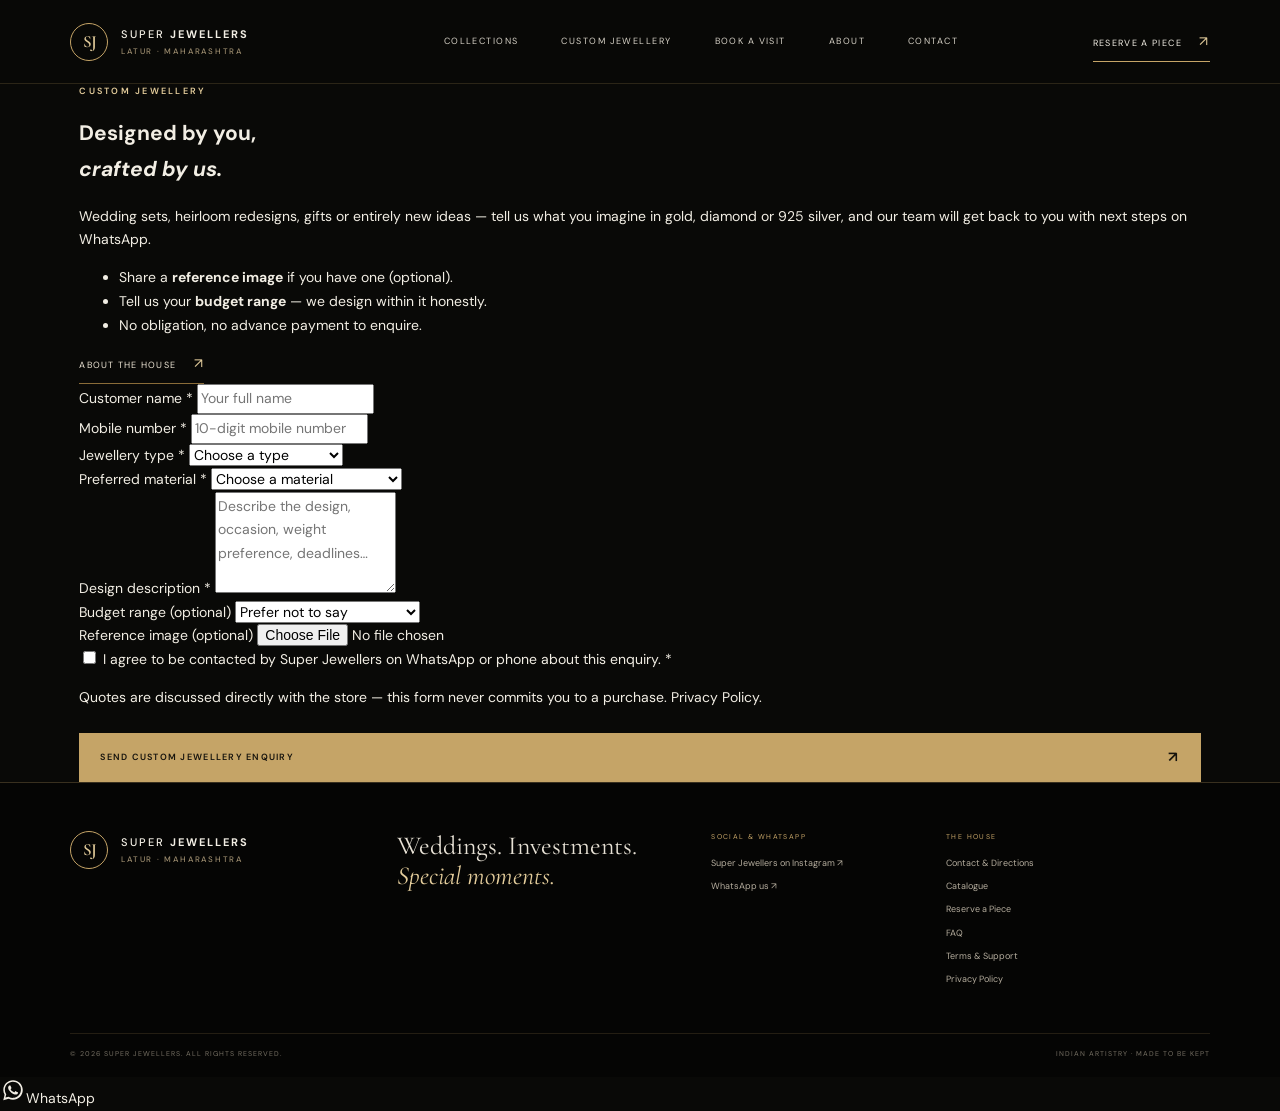
<file: custom.html>
<!doctype html>
<html lang="en">
<head>
  <meta charset="utf-8"><meta name="viewport" content="width=device-width,initial-scale=1">
  <meta name="theme-color" content="#090907">
  <title>Custom Jewellery Enquiry — Super Jewellers Latur</title>
  <link rel="canonical" href="https://143pathankhan143-sketch.github.io/Super-jewellers-web/custom.html">
  <meta name="robots" content="index,follow">
  <meta name="description" content="Request a custom jewellery piece at Super Jewellers Latur — gold, diamond or 925 silver. Share your design idea, material and budget; our team replies on WhatsApp.">
  <meta property="og:title" content="Custom Jewellery Enquiry — Super Jewellers Latur">
  <meta property="og:description" content="Custom gold, diamond and 925 silver jewellery made to your design at Super Jewellers Latur.">
  <meta property="og:image" content="https://143pathankhan143-sketch.github.io/Super-jewellers-web/assets/royal-gold.jpg">
  <link rel="icon" href="data:image/svg+xml,%3Csvg xmlns='http://www.w3.org/2000/svg' viewBox='0 0 64 64'%3E%3Crect width='64' height='64' rx='14' fill='%23090907'/%3E%3Ctext x='32' y='44' font-family='Georgia,serif' font-size='28' font-weight='700' fill='%23c9a227' text-anchor='middle'%3ESJ%3C/text%3E%3C/svg%3E">
  <link rel="preconnect" href="https://fonts.googleapis.com"><link rel="preconnect" href="https://fonts.gstatic.com" crossorigin>
  <link href="https://fonts.googleapis.com/css2?family=Cormorant+Garamond:wght@400;500;600;700&family=DM+Sans:wght@400;500;600;700&display=swap" rel="stylesheet">
  <link rel="stylesheet" href="css/style.css">
</head>
<body class="storefront" data-page="custom">
  <header class="site-header" id="top">
    <a class="brand" href="index.html" aria-label="Super Jewellers home"><span class="brand-mark">SJ</span><span class="brand-name">SUPER <b>JEWELLERS</b><small>LATUR · MAHARASHTRA</small></span></a>
    <button class="menu-toggle" aria-label="Open navigation" aria-expanded="false"><i></i><i></i></button>
    <nav class="main-nav" aria-label="Main navigation">
      <a href="catalog.html">Collections</a>
      <a href="custom.html">Custom Jewellery</a>
      <a href="appointment.html">Book a Visit</a>
      <a href="about.html">About</a>
      <a href="contact.html">Contact</a>
    </nav>
    <a class="header-cta" href="reserve.html">Reserve a piece <span>↗</span></a>
  </header>

  <main>
    <section class="form-page">
      <div class="section-wrap form-layout">
        <div class="form-intro" data-reveal>
          <p class="eyebrow light">CUSTOM JEWELLERY</p>
          <h1>Designed by you,<br><em>crafted by us.</em></h1>
          <p class="page-hero-copy">Wedding sets, heirloom redesigns, gifts or entirely new ideas — tell us what you imagine in gold, diamond or 925 silver, and our team will get back to you with next steps on WhatsApp.</p>
          <ul class="form-notes">
            <li>Share a <b>reference image</b> if you have one (optional).</li>
            <li>Tell us your <b>budget range</b> — we design within it honestly.</li>
            <li>No obligation, no advance payment to enquire.</li>
          </ul>
          <a class="text-link text-link-light" href="about.html">About the house <span>↗</span></a>
        </div>

        <div class="form-card" data-reveal>
          <form id="enquiry-form" novalidate>
            <div class="form-banner" hidden></div>

            <div class="form-field">
              <label for="f-name">Customer name *</label>
              <input type="text" id="f-name" name="name" autocomplete="name" required placeholder="Your full name">
            </div>

            <div class="form-field">
              <label for="f-phone">Mobile number *</label>
              <input type="tel" id="f-phone" name="phone" inputmode="numeric" autocomplete="tel" required placeholder="10-digit mobile number">
            </div>

            <div class="form-row">
              <div class="form-field">
                <label for="f-type">Jewellery type *</label>
                <select id="f-type" name="type" required>
                  <option value="">Choose a type</option>
                  <option>Necklace / Haar</option>
                  <option>Bangles</option>
                  <option>Earrings</option>
                  <option>Rings</option>
                  <option>Pendants</option>
                  <option>Bridal set</option>
                  <option>Redesign of old gold</option>
                  <option>Other</option>
                </select>
              </div>
              <div class="form-field">
                <label for="f-material">Preferred material *</label>
                <select id="f-material" name="material" required>
                  <option value="">Choose a material</option>
                  <option>22K (916) Gold</option>
                  <option>24K Gold</option>
                  <option>Diamond</option>
                  <option>925 Sterling Silver</option>
                  <option>Gold with precious stones</option>
                  <option>Not sure — advise me</option>
                </select>
              </div>
            </div>

            <div class="form-field">
              <label for="f-description">Design description *</label>
              <textarea id="f-description" name="description" rows="4" required placeholder="Describe the design, occasion, weight preference, deadlines…"></textarea>
            </div>

            <div class="form-field">
              <label for="f-budget">Budget range (optional)</label>
              <select id="f-budget" name="budget">
                <option value="">Prefer not to say</option>
                <option>Under ₹50,000</option>
                <option>₹50,000 – ₹1,00,000</option>
                <option>₹1,00,000 – ₹2,50,000</option>
                <option>₹2,50,000 – ₹5,00,000</option>
                <option>Above ₹5,00,000</option>
              </select>
            </div>

            <div class="form-field">
              <label for="f-image">Reference image (optional)</label>
              <input type="file" id="f-image" name="image" accept="image/jpeg,image/png,image/webp">
              <div class="image-preview" id="image-preview"></div>
            </div>

            <div class="form-field form-check">
              <label><input type="checkbox" id="f-consent" required> I agree to be contacted by Super Jewellers on WhatsApp or phone about this enquiry. *</label>
            </div>

            <p class="form-legal">Quotes are discussed directly with the store — this form never commits you to a purchase. <a href="privacy.html">Privacy Policy</a>.</p>

            <button class="button button-gold full-button button-shimmer" type="submit">Send custom jewellery enquiry <span>↗</span></button>
          </form>

          <div id="success-panel" class="success-panel" tabindex="-1" hidden></div>
        </div>
      </div>
    </section>
  </main>

  <footer class="site-footer">
    <div class="footer-top">
      <a class="brand footer-brand" href="index.html"><span class="brand-mark">SJ</span><span class="brand-name">SUPER <b>JEWELLERS</b><small>LATUR · MAHARASHTRA</small></span></a>
      <p class="footer-signoff">Weddings. Investments.<br><em>Special moments.</em></p>
      <div class="footer-social"><span>SOCIAL &amp; WHATSAPP</span>
        <a href="https://www.instagram.com/super_jewellers__" target="_blank" rel="noopener" data-social="instagram">Super Jewellers on Instagram ↗</a>
        <a href="https://wa.me/919764453486" data-whatsapp-general target="_blank" rel="noopener">WhatsApp us ↗</a>
      </div>
      <div class="footer-contact"><span>THE HOUSE</span>
        <a href="contact.html">Contact &amp; Directions</a>
        <a href="catalog.html">Catalogue</a>
        <a href="reserve.html">Reserve a Piece</a>
        <a href="faq.html">FAQ</a>
        <a href="terms.html">Terms &amp; Support</a>
        <a href="privacy.html">Privacy Policy</a>
      </div>
    </div>
    <div class="footer-bottom"><span>© <span id="year"></span> SUPER JEWELLERS. ALL RIGHTS RESERVED.</span><span>INDIAN ARTISTRY · MADE TO BE KEPT</span></div>
  </footer>

  <div class="toast" id="toast" role="status" aria-live="polite"></div>
  <script src="js/config.js"></script><script src="js/products.js"></script><script src="js/store.js"></script>
  <script src="js/main.js" defer></script><script src="js/forms.js" defer></script>
</body>
</html>
</file>
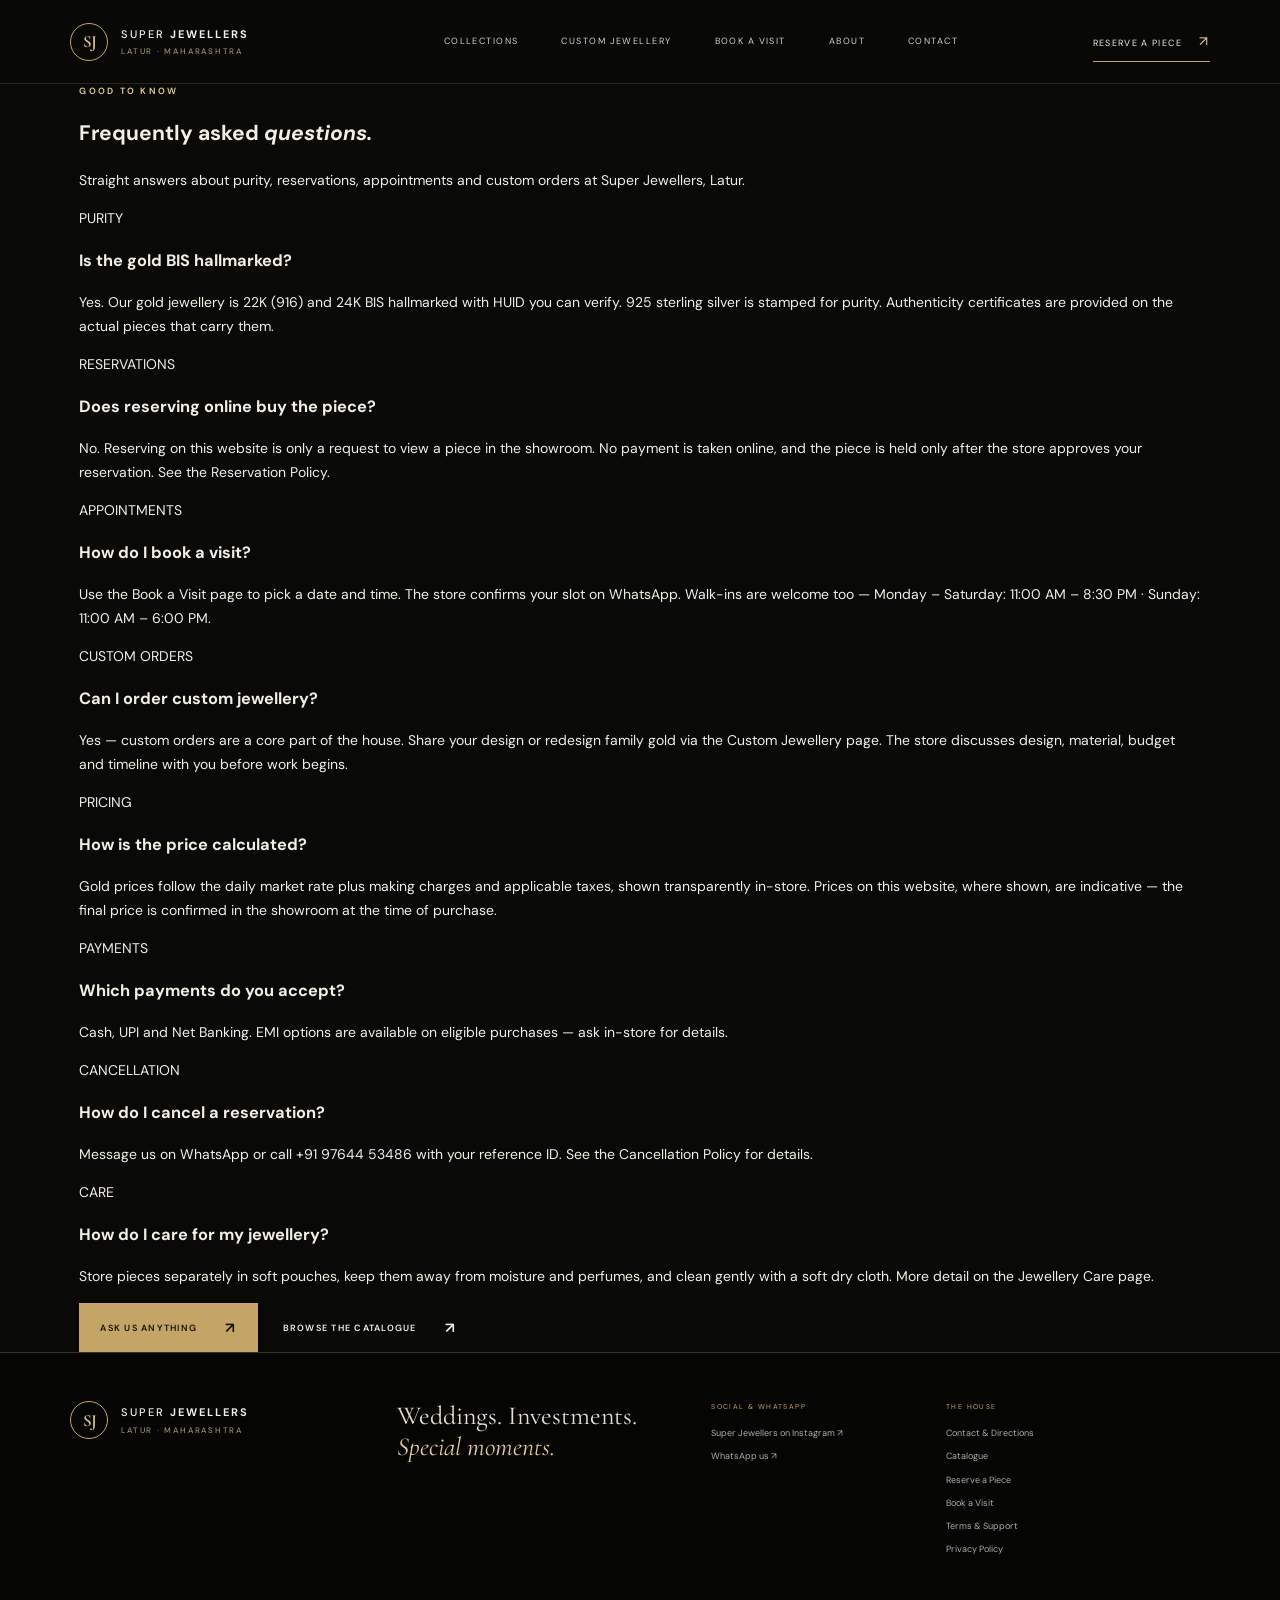
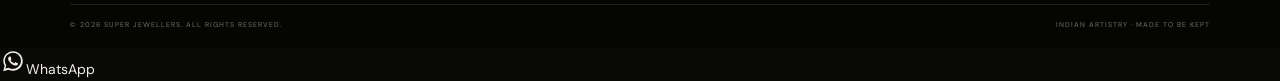
<file: faq.html>
<!doctype html>
<html lang="en">
<head>
  <meta charset="utf-8"><meta name="viewport" content="width=device-width,initial-scale=1">
  <meta name="theme-color" content="#090907">
  <title>FAQ — Super Jewellers Latur</title>
  <link rel="canonical" href="https://143pathankhan143-sketch.github.io/Super-jewellers-web/faq.html">
  <meta name="robots" content="index,follow">
  <meta name="description" content="Frequently asked questions about Super Jewellers Latur — gold hallmarking, reservations, appointments, custom orders, pricing and payments.">
  <meta property="og:title" content="FAQ — Super Jewellers Latur">
  <meta property="og:description" content="Answers about hallmarking, reservations, appointments, custom orders and payments at Super Jewellers Latur.">
  <meta property="og:image" content="https://143pathankhan143-sketch.github.io/Super-jewellers-web/assets/royal-hero.jpg">
  <link rel="icon" href="data:image/svg+xml,%3Csvg xmlns='http://www.w3.org/2000/svg' viewBox='0 0 64 64'%3E%3Crect width='64' height='64' rx='14' fill='%23090907'/%3E%3Ctext x='32' y='44' font-family='Georgia,serif' font-size='28' font-weight='700' fill='%23c9a227' text-anchor='middle'%3ESJ%3C/text%3E%3C/svg%3E">
  <link rel="preconnect" href="https://fonts.googleapis.com"><link rel="preconnect" href="https://fonts.gstatic.com" crossorigin>
  <link href="https://fonts.googleapis.com/css2?family=Cormorant+Garamond:wght@400;500;600;700&family=DM+Sans:wght@400;500;600;700&display=swap" rel="stylesheet">
  <link rel="stylesheet" href="css/style.css">
</head>
<body class="storefront" data-page="faq">
  <header class="site-header" id="top">
    <a class="brand" href="index.html" aria-label="Super Jewellers home"><span class="brand-mark">SJ</span><span class="brand-name">SUPER <b>JEWELLERS</b><small>LATUR · MAHARASHTRA</small></span></a>
    <button class="menu-toggle" aria-label="Open navigation" aria-expanded="false"><i></i><i></i></button>
    <nav class="main-nav" aria-label="Main navigation">
      <a href="catalog.html">Collections</a>
      <a href="custom.html">Custom Jewellery</a>
      <a href="appointment.html">Book a Visit</a>
      <a href="about.html">About</a>
      <a href="contact.html">Contact</a>
    </nav>
    <a class="header-cta" href="reserve.html">Reserve a piece <span>↗</span></a>
  </header>

  <main>
    <section class="page-hero">
      <div class="section-wrap">
        <p class="eyebrow light">GOOD TO KNOW</p>
        <h1>Frequently asked <em>questions.</em></h1>
        <p class="page-hero-copy">Straight answers about purity, reservations, appointments and custom orders at Super Jewellers, Latur.</p>
      </div>
    </section>

    <section class="about-section">
      <div class="section-wrap">
        <div class="why-grid">
          <article class="why-card" data-reveal><span>PURITY</span><h3>Is the gold BIS hallmarked?</h3><p>Yes. Our gold jewellery is 22K (916) and 24K BIS hallmarked with HUID you can verify. 925 sterling silver is stamped for purity. Authenticity certificates are provided on the actual pieces that carry them.</p></article>
          <article class="why-card" data-reveal data-reveal-stagger="1"><span>RESERVATIONS</span><h3>Does reserving online buy the piece?</h3><p>No. Reserving on this website is only a request to view a piece in the showroom. No payment is taken online, and the piece is held only after the store approves your reservation. See the <a href="reservation-policy.html">Reservation Policy</a>.</p></article>
          <article class="why-card" data-reveal data-reveal-stagger="2"><span>APPOINTMENTS</span><h3>How do I book a visit?</h3><p>Use the <a href="appointment.html">Book a Visit</a> page to pick a date and time. The store confirms your slot on WhatsApp. Walk-ins are welcome too — <span data-hours>Monday – Saturday: 11:00 AM – 8:30 PM · Sunday: 11:00 AM – 6:00 PM</span>.</p></article>
          <article class="why-card" data-reveal data-reveal-stagger="3"><span>CUSTOM ORDERS</span><h3>Can I order custom jewellery?</h3><p>Yes — custom orders are a core part of the house. Share your design or redesign family gold via the <a href="custom.html">Custom Jewellery</a> page. The store discusses design, material, budget and timeline with you before work begins.</p></article>
          <article class="why-card" data-reveal><span>PRICING</span><h3>How is the price calculated?</h3><p>Gold prices follow the daily market rate plus making charges and applicable taxes, shown transparently in-store. Prices on this website, where shown, are indicative — the final price is confirmed in the showroom at the time of purchase.</p></article>
          <article class="why-card" data-reveal data-reveal-stagger="1"><span>PAYMENTS</span><h3>Which payments do you accept?</h3><p>Cash, UPI and Net Banking. EMI options are available on eligible purchases — ask in-store for details.</p></article>
          <article class="why-card" data-reveal data-reveal-stagger="2"><span>CANCELLATION</span><h3>How do I cancel a reservation?</h3><p>Message us on WhatsApp or call <a data-business-phone-link href="tel:+919764453486">+91 97644 53486</a> with your reference ID. See the <a href="cancellation-policy.html">Cancellation Policy</a> for details.</p></article>
          <article class="why-card" data-reveal data-reveal-stagger="3"><span>CARE</span><h3>How do I care for my jewellery?</h3><p>Store pieces separately in soft pouches, keep them away from moisture and perfumes, and clean gently with a soft dry cloth. More detail on the <a href="care.html">Jewellery Care</a> page.</p></article>
        </div>

        <div class="section-cta" data-reveal>
          <a class="button button-gold button-shimmer" href="contact.html">Ask us anything <span>↗</span></a>
          <a class="button button-ghost" href="catalog.html">Browse the catalogue <span>↗</span></a>
        </div>
      </div>
    </section>
  </main>

  <footer class="site-footer">
    <div class="footer-top">
      <a class="brand footer-brand" href="index.html"><span class="brand-mark">SJ</span><span class="brand-name">SUPER <b>JEWELLERS</b><small>LATUR · MAHARASHTRA</small></span></a>
      <p class="footer-signoff">Weddings. Investments.<br><em>Special moments.</em></p>
      <div class="footer-social"><span>SOCIAL &amp; WHATSAPP</span>
        <a href="https://www.instagram.com/super_jewellers__" target="_blank" rel="noopener" data-social="instagram">Super Jewellers on Instagram ↗</a>
        <a href="https://wa.me/919764453486" data-whatsapp-general target="_blank" rel="noopener">WhatsApp us ↗</a>
      </div>
      <div class="footer-contact"><span>THE HOUSE</span>
        <a href="contact.html">Contact &amp; Directions</a>
        <a href="catalog.html">Catalogue</a>
        <a href="reserve.html">Reserve a Piece</a>
        <a href="appointment.html">Book a Visit</a>
        <a href="terms.html">Terms &amp; Support</a>
        <a href="privacy.html">Privacy Policy</a>
      </div>
    </div>
    <div class="footer-bottom"><span>© <span id="year"></span> SUPER JEWELLERS. ALL RIGHTS RESERVED.</span><span>INDIAN ARTISTRY · MADE TO BE KEPT</span></div>
  </footer>

  <div class="toast" id="toast" role="status" aria-live="polite"></div>
  <script src="js/config.js"></script><script src="js/products.js"></script><script src="js/store.js"></script><script src="js/main.js" defer></script>
</body>
</html>
</file>
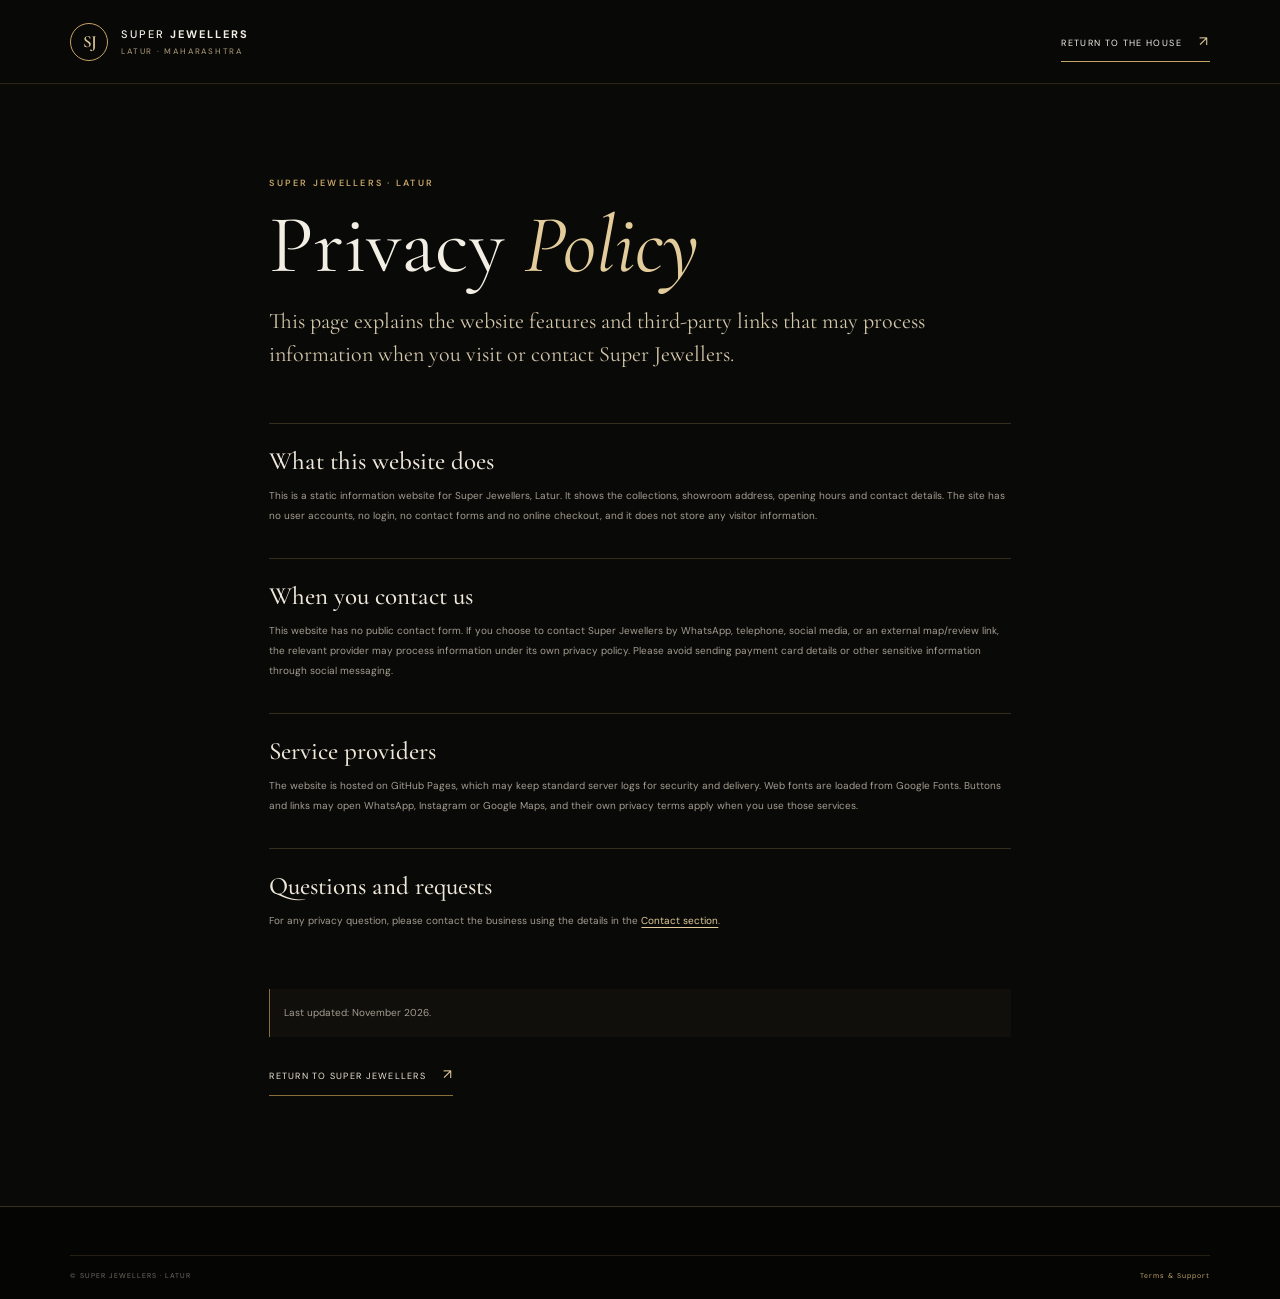
<file: privacy.html>
<!doctype html><html lang="en"><head><meta charset="utf-8"><meta name="viewport" content="width=device-width,initial-scale=1"><meta name="theme-color" content="#090907"><title>Privacy Policy — Super Jewellers Latur</title><link rel="canonical" href="https://143pathankhan143-sketch.github.io/Super-jewellers-web/privacy.html"><meta name="robots" content="index,follow"><meta name="description" content="Privacy policy of Super Jewellers Latur — how we collect, use and protect customer information on our website."><link rel="icon" href="data:image/svg+xml,%3Csvg xmlns='http://www.w3.org/2000/svg' viewBox='0 0 64 64'%3E%3Crect width='64' height='64' rx='14' fill='%23090907'/%3E%3Ctext x='32' y='44' font-family='Georgia,serif' font-size='28' font-weight='700' fill='%23c9a227' text-anchor='middle'%3ESJ%3C/text%3E%3C/svg%3E"><link rel="preconnect" href="https://fonts.googleapis.com"><link rel="preconnect" href="https://fonts.gstatic.com" crossorigin><link href="https://fonts.googleapis.com/css2?family=Cormorant+Garamond:wght@400;500;600&family=DM+Sans:wght@400;500;600&display=swap" rel="stylesheet"><link rel="stylesheet" href="css/style.css"></head><body class="storefront policy-page"><header class="site-header"><a class="brand" href="index.html"><span class="brand-mark">SJ</span><span class="brand-name">SUPER <b>JEWELLERS</b><small>LATUR · MAHARASHTRA</small></span></a><a class="header-cta" href="index.html">Return to the house <span>↗</span></a></header><main class="policy-main section-wrap"><p class="eyebrow">SUPER JEWELLERS · LATUR</p><h1>Privacy <em>Policy</em></h1><p class="policy-lead">This page explains the website features and third-party links that may process information when you visit or contact Super Jewellers.</p><section><h2>What this website does</h2><p>This is a static information website for Super Jewellers, Latur. It shows the collections, showroom address, opening hours and contact details. The site has no user accounts, no login, no contact forms and no online checkout, and it does not store any visitor information.</p></section><section><h2>When you contact us</h2><p>This website has no public contact form. If you choose to contact Super Jewellers by WhatsApp, telephone, social media, or an external map/review link, the relevant provider may process information under its own privacy policy. Please avoid sending payment card details or other sensitive information through social messaging.</p></section><section><h2>Service providers</h2><p>The website is hosted on GitHub Pages, which may keep standard server logs for security and delivery. Web fonts are loaded from Google Fonts. Buttons and links may open WhatsApp, Instagram or Google Maps, and their own privacy terms apply when you use those services.</p></section><section><h2>Questions and requests</h2><p>For any privacy question, please contact the business using the details in the <a href="index.html#visit">Contact section</a>.</p></section><p class="policy-note">Last updated: November 2026.</p><a class="text-link text-link-light" href="index.html">Return to Super Jewellers <span>↗</span></a></main><footer class="site-footer"><div class="footer-bottom"><span>© SUPER JEWELLERS · LATUR</span><a href="terms.html">Terms &amp; Support</a></div></footer></body></html>
</file>
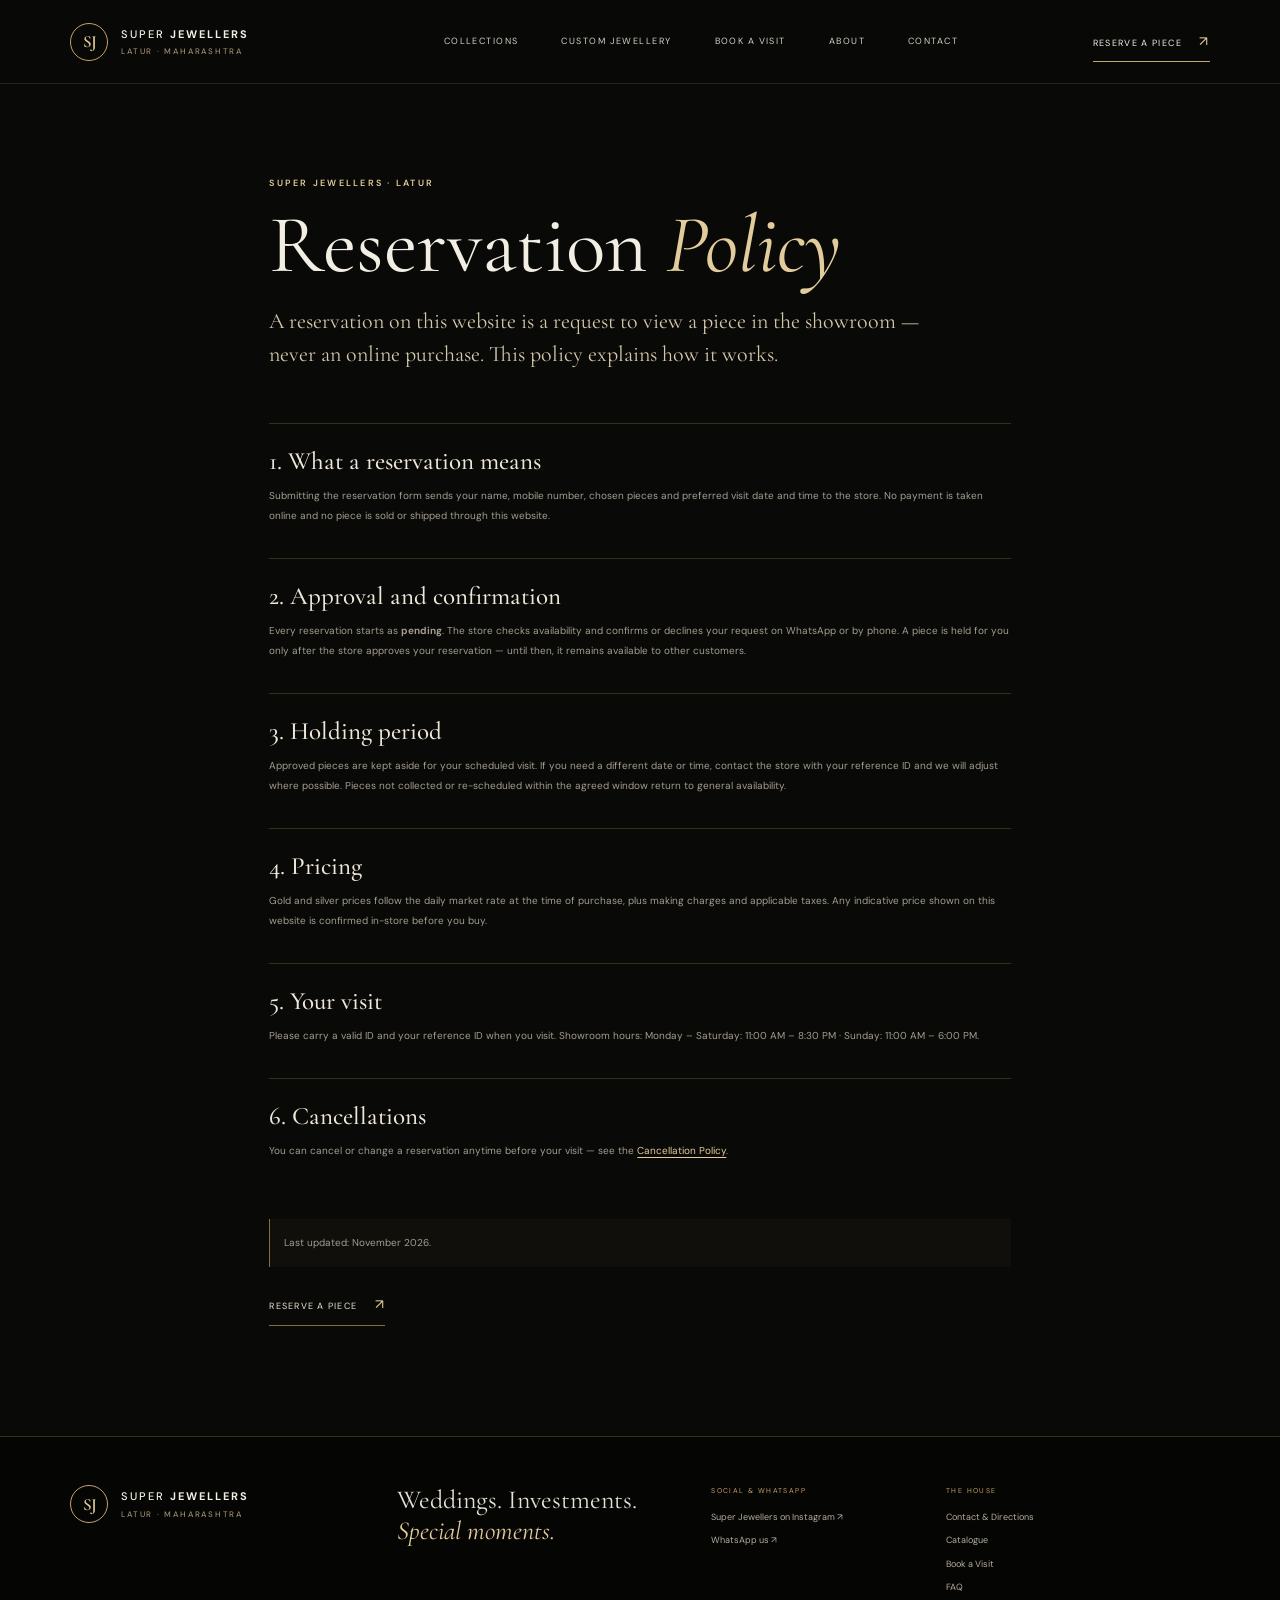
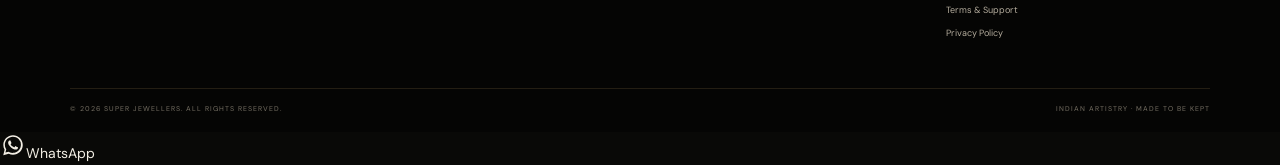
<file: reservation-policy.html>
<!doctype html>
<html lang="en">
<head>
  <meta charset="utf-8"><meta name="viewport" content="width=device-width,initial-scale=1">
  <meta name="theme-color" content="#090907">
  <title>Reservation Policy — Super Jewellers Latur</title>
  <link rel="canonical" href="https://143pathankhan143-sketch.github.io/Super-jewellers-web/reservation-policy.html">
  <meta name="robots" content="index,follow">
  <meta name="description" content="Reservation policy of Super Jewellers Latur — how online piece reservations work, approval, holding period and what happens on your visit.">
  <meta property="og:title" content="Reservation Policy — Super Jewellers Latur">
  <meta property="og:description" content="How reservations work at Super Jewellers Latur — requests, approval, holding and in-store confirmation.">
  <meta property="og:image" content="https://143pathankhan143-sketch.github.io/Super-jewellers-web/assets/royal-gold.jpg">
  <link rel="icon" href="data:image/svg+xml,%3Csvg xmlns='http://www.w3.org/2000/svg' viewBox='0 0 64 64'%3E%3Crect width='64' height='64' rx='14' fill='%23090907'/%3E%3Ctext x='32' y='44' font-family='Georgia,serif' font-size='28' font-weight='700' fill='%23c9a227' text-anchor='middle'%3ESJ%3C/text%3E%3C/svg%3E">
  <link rel="preconnect" href="https://fonts.googleapis.com"><link rel="preconnect" href="https://fonts.gstatic.com" crossorigin>
  <link href="https://fonts.googleapis.com/css2?family=Cormorant+Garamond:wght@400;500;600;700&family=DM+Sans:wght@400;500;600;700&display=swap" rel="stylesheet">
  <link rel="stylesheet" href="css/style.css">
</head>
<body class="storefront policy-page" data-page="reservation-policy">
  <header class="site-header" id="top">
    <a class="brand" href="index.html" aria-label="Super Jewellers home"><span class="brand-mark">SJ</span><span class="brand-name">SUPER <b>JEWELLERS</b><small>LATUR · MAHARASHTRA</small></span></a>
    <button class="menu-toggle" aria-label="Open navigation" aria-expanded="false"><i></i><i></i></button>
    <nav class="main-nav" aria-label="Main navigation">
      <a href="catalog.html">Collections</a>
      <a href="custom.html">Custom Jewellery</a>
      <a href="appointment.html">Book a Visit</a>
      <a href="about.html">About</a>
      <a href="contact.html">Contact</a>
    </nav>
    <a class="header-cta" href="reserve.html">Reserve a piece <span>↗</span></a>
  </header>

  <main class="policy-main section-wrap">
    <p class="eyebrow light">SUPER JEWELLERS · LATUR</p>
    <h1>Reservation <em>Policy</em></h1>
    <p class="policy-lead">A reservation on this website is a request to view a piece in the showroom — never an online purchase. This policy explains how it works.</p>

    <section><h2>1. What a reservation means</h2><p>Submitting the reservation form sends your name, mobile number, chosen pieces and preferred visit date and time to the store. No payment is taken online and no piece is sold or shipped through this website.</p></section>
    <section><h2>2. Approval and confirmation</h2><p>Every reservation starts as <b>pending</b>. The store checks availability and confirms or declines your request on WhatsApp or by phone. A piece is held for you only after the store approves your reservation — until then, it remains available to other customers.</p></section>
    <section><h2>3. Holding period</h2><p>Approved pieces are kept aside for your scheduled visit. If you need a different date or time, contact the store with your reference ID and we will adjust where possible. Pieces not collected or re-scheduled within the agreed window return to general availability.</p></section>
    <section><h2>4. Pricing</h2><p>Gold and silver prices follow the daily market rate at the time of purchase, plus making charges and applicable taxes. Any indicative price shown on this website is confirmed in-store before you buy.</p></section>
    <section><h2>5. Your visit</h2><p>Please carry a valid ID and your reference ID when you visit. Showroom hours: <span data-hours>Monday – Saturday: 11:00 AM – 8:30 PM · Sunday: 11:00 AM – 6:00 PM</span>.</p></section>
    <section><h2>6. Cancellations</h2><p>You can cancel or change a reservation anytime before your visit — see the <a href="cancellation-policy.html">Cancellation Policy</a>.</p></section>
    <p class="policy-note">Last updated: November 2026.</p>
    <a class="text-link text-link-light" href="reserve.html">Reserve a piece <span>↗</span></a>
  </main>

  <footer class="site-footer">
    <div class="footer-top">
      <a class="brand footer-brand" href="index.html"><span class="brand-mark">SJ</span><span class="brand-name">SUPER <b>JEWELLERS</b><small>LATUR · MAHARASHTRA</small></span></a>
      <p class="footer-signoff">Weddings. Investments.<br><em>Special moments.</em></p>
      <div class="footer-social"><span>SOCIAL &amp; WHATSAPP</span>
        <a href="https://www.instagram.com/super_jewellers__" target="_blank" rel="noopener" data-social="instagram">Super Jewellers on Instagram ↗</a>
        <a href="https://wa.me/919764453486" data-whatsapp-general target="_blank" rel="noopener">WhatsApp us ↗</a>
      </div>
      <div class="footer-contact"><span>THE HOUSE</span>
        <a href="contact.html">Contact &amp; Directions</a>
        <a href="catalog.html">Catalogue</a>
        <a href="appointment.html">Book a Visit</a>
        <a href="faq.html">FAQ</a>
        <a href="terms.html">Terms &amp; Support</a>
        <a href="privacy.html">Privacy Policy</a>
      </div>
    </div>
    <div class="footer-bottom"><span>© <span id="year"></span> SUPER JEWELLERS. ALL RIGHTS RESERVED.</span><span>INDIAN ARTISTRY · MADE TO BE KEPT</span></div>
  </footer>

  <div class="toast" id="toast" role="status" aria-live="polite"></div>
  <script src="js/config.js"></script><script src="js/products.js"></script><script src="js/store.js"></script><script src="js/main.js" defer></script>
</body>
</html>
</file>
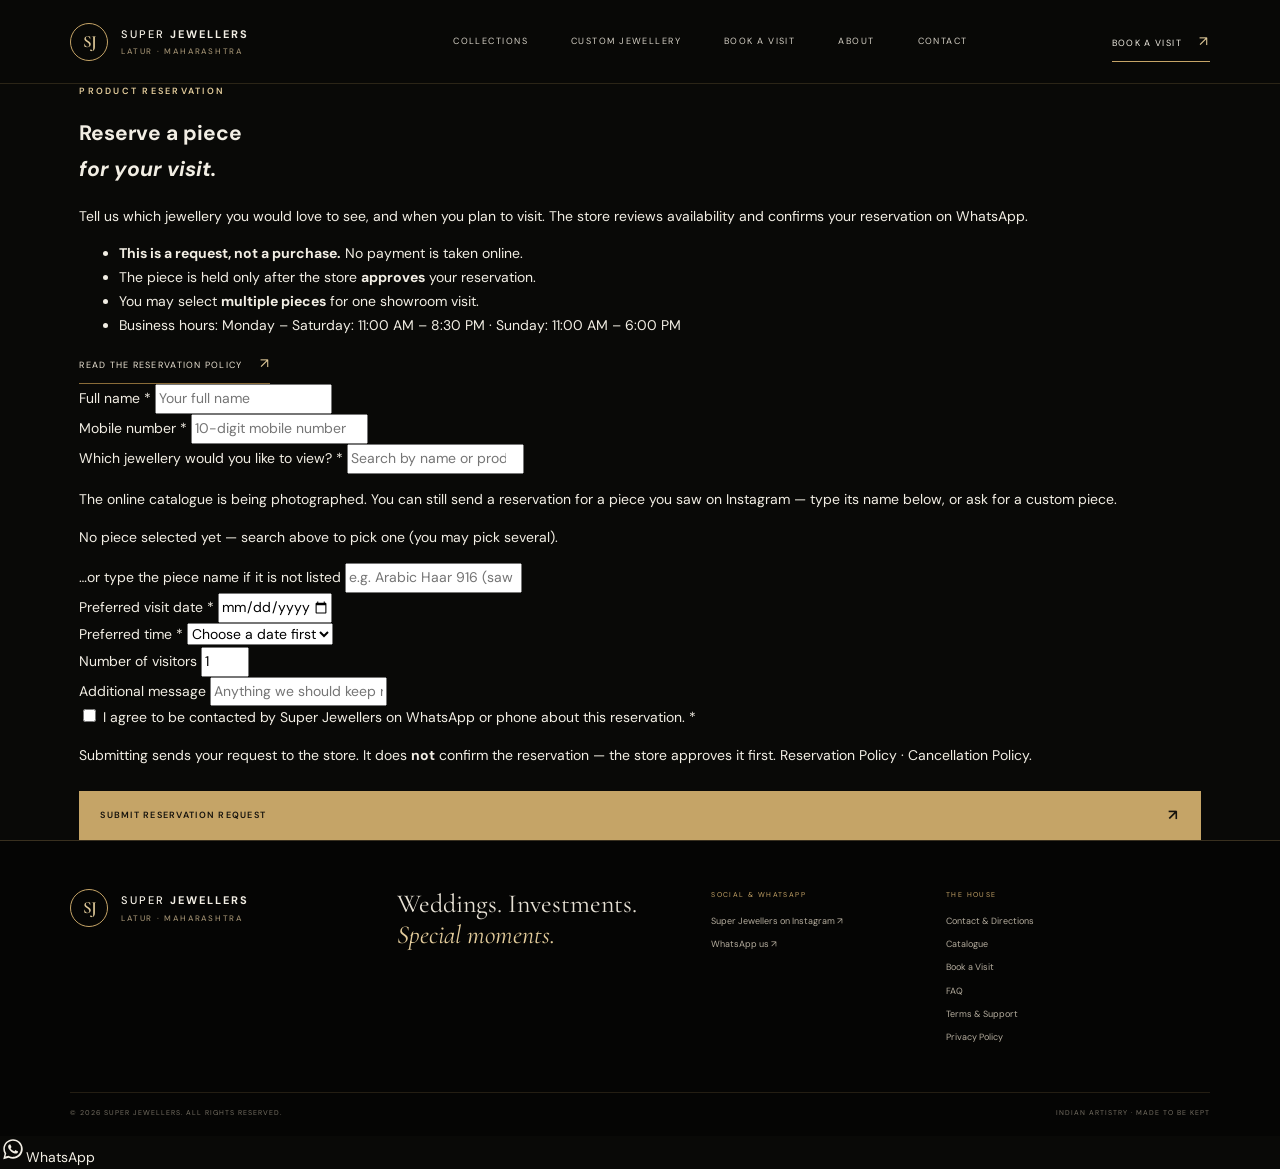
<file: reserve.html>
<!doctype html>
<html lang="en">
<head>
  <meta charset="utf-8"><meta name="viewport" content="width=device-width,initial-scale=1">
  <meta name="theme-color" content="#090907">
  <title>Reserve a Piece for Viewing — Super Jewellers Latur</title>
  <link rel="canonical" href="https://143pathankhan143-sketch.github.io/Super-jewellers-web/reserve.html">
  <meta name="robots" content="index,follow">
  <meta name="description" content="Reserve a piece of jewellery at Super Jewellers Latur for an in-store viewing. Choose the piece, your preferred visit date and time — the store confirms availability before your visit. This is not an online purchase.">
  <meta property="og:title" content="Reserve a Piece for Viewing — Super Jewellers Latur">
  <meta property="og:description" content="Reserve jewellery for an in-store viewing at Super Jewellers Latur. Confirmed by the store — never an online purchase.">
  <meta property="og:image" content="https://143pathankhan143-sketch.github.io/Super-jewellers-web/assets/royal-diamond.jpg">
  <link rel="icon" href="data:image/svg+xml,%3Csvg xmlns='http://www.w3.org/2000/svg' viewBox='0 0 64 64'%3E%3Crect width='64' height='64' rx='14' fill='%23090907'/%3E%3Ctext x='32' y='44' font-family='Georgia,serif' font-size='28' font-weight='700' fill='%23c9a227' text-anchor='middle'%3ESJ%3C/text%3E%3C/svg%3E">
  <link rel="preconnect" href="https://fonts.googleapis.com"><link rel="preconnect" href="https://fonts.gstatic.com" crossorigin>
  <link href="https://fonts.googleapis.com/css2?family=Cormorant+Garamond:wght@400;500;600;700&family=DM+Sans:wght@400;500;600;700&display=swap" rel="stylesheet">
  <link rel="stylesheet" href="css/style.css">
</head>
<body class="storefront" data-page="reserve">
  <header class="site-header" id="top">
    <a class="brand" href="index.html" aria-label="Super Jewellers home"><span class="brand-mark">SJ</span><span class="brand-name">SUPER <b>JEWELLERS</b><small>LATUR · MAHARASHTRA</small></span></a>
    <button class="menu-toggle" aria-label="Open navigation" aria-expanded="false"><i></i><i></i></button>
    <nav class="main-nav" aria-label="Main navigation">
      <a href="catalog.html">Collections</a>
      <a href="custom.html">Custom Jewellery</a>
      <a href="appointment.html">Book a Visit</a>
      <a href="about.html">About</a>
      <a href="contact.html">Contact</a>
    </nav>
    <a class="header-cta" href="appointment.html">Book a Visit <span>↗</span></a>
  </header>

  <main>
    <section class="form-page">
      <div class="section-wrap form-layout">
        <div class="form-intro" data-reveal>
          <p class="eyebrow light">PRODUCT RESERVATION</p>
          <h1>Reserve a piece<br><em>for your visit.</em></h1>
          <p class="page-hero-copy">Tell us which jewellery you would love to see, and when you plan to visit. The store reviews availability and confirms your reservation on WhatsApp.</p>
          <ul class="form-notes">
            <li><b>This is a request, not a purchase.</b> No payment is taken online.</li>
            <li>The piece is held only after the store <b>approves</b> your reservation.</li>
            <li>You may select <b>multiple pieces</b> for one showroom visit.</li>
            <li>Business hours: <span data-hours>Monday – Saturday: 11:00 AM – 8:30 PM · Sunday: 11:00 AM – 6:00 PM</span></li>
          </ul>
          <a class="text-link text-link-light" href="reservation-policy.html">Read the Reservation Policy <span>↗</span></a>
        </div>

        <div class="form-card" data-reveal>
          <form id="booking-form" novalidate>
            <div class="form-banner" hidden></div>

            <div class="form-field">
              <label for="f-name">Full name *</label>
              <input type="text" id="f-name" name="name" autocomplete="name" required placeholder="Your full name">
            </div>

            <div class="form-field">
              <label for="f-phone">Mobile number *</label>
              <input type="tel" id="f-phone" name="phone" inputmode="numeric" autocomplete="tel" required placeholder="10-digit mobile number">
            </div>

            <div class="form-field">
              <label for="product-search">Which jewellery would you like to view? *</label>
              <input type="search" id="product-search" placeholder="Search by name or product code…" autocomplete="off">
              <div class="picker-list" id="reservation-products"></div>
              <div class="selected-products" id="selected-products"></div>
              <input type="hidden" id="reservation-product-data" value="[]">
            </div>

            <div class="form-field">
              <label for="f-manual-product">…or type the piece name if it is not listed</label>
              <input type="text" id="f-manual-product" name="manualProduct" placeholder="e.g. Arabic Haar 916 (saw it on Instagram)">
            </div>

            <div class="form-row">
              <div class="form-field">
                <label for="f-date">Preferred visit date *</label>
                <input type="date" id="f-date" name="date" required>
              </div>
              <div class="form-field">
                <label for="f-time">Preferred time *</label>
                <select id="f-time" name="time" required><option value="" disabled selected>Choose a date first</option></select>
              </div>
            </div>

            <div class="form-row">
              <div class="form-field">
                <label for="f-visitors">Number of visitors</label>
                <input type="number" id="f-visitors" name="visitors" min="1" max="12" value="1">
              </div>
              <div class="form-field">
                <label for="f-message">Additional message</label>
                <input type="text" id="f-message" name="message" placeholder="Anything we should keep ready?">
              </div>
            </div>

            <div class="form-field form-check">
              <label><input type="checkbox" id="f-consent" required> I agree to be contacted by Super Jewellers on WhatsApp or phone about this reservation. *</label>
            </div>

            <p class="form-legal">Submitting sends your request to the store. It does <b>not</b> confirm the reservation — the store approves it first. <a href="reservation-policy.html">Reservation Policy</a> · <a href="cancellation-policy.html">Cancellation Policy</a>.</p>

            <button class="button button-gold full-button button-shimmer" type="submit">Submit reservation request <span>↗</span></button>
          </form>

          <div id="success-panel" class="success-panel" tabindex="-1" hidden></div>
        </div>
      </div>
    </section>
  </main>

  <footer class="site-footer">
    <div class="footer-top">
      <a class="brand footer-brand" href="index.html"><span class="brand-mark">SJ</span><span class="brand-name">SUPER <b>JEWELLERS</b><small>LATUR · MAHARASHTRA</small></span></a>
      <p class="footer-signoff">Weddings. Investments.<br><em>Special moments.</em></p>
      <div class="footer-social"><span>SOCIAL &amp; WHATSAPP</span>
        <a href="https://www.instagram.com/super_jewellers__" target="_blank" rel="noopener" data-social="instagram">Super Jewellers on Instagram ↗</a>
        <a href="https://wa.me/919764453486" data-whatsapp-general target="_blank" rel="noopener">WhatsApp us ↗</a>
      </div>
      <div class="footer-contact"><span>THE HOUSE</span>
        <a href="contact.html">Contact &amp; Directions</a>
        <a href="catalog.html">Catalogue</a>
        <a href="appointment.html">Book a Visit</a>
        <a href="faq.html">FAQ</a>
        <a href="terms.html">Terms &amp; Support</a>
        <a href="privacy.html">Privacy Policy</a>
      </div>
    </div>
    <div class="footer-bottom"><span>© <span id="year"></span> SUPER JEWELLERS. ALL RIGHTS RESERVED.</span><span>INDIAN ARTISTRY · MADE TO BE KEPT</span></div>
  </footer>

  <div class="toast" id="toast" role="status" aria-live="polite"></div>
  <script src="js/config.js"></script><script src="js/products.js"></script><script src="js/store.js"></script>
  <script src="js/main.js" defer></script><script src="js/forms.js" defer></script>
</body>
</html>
</file>
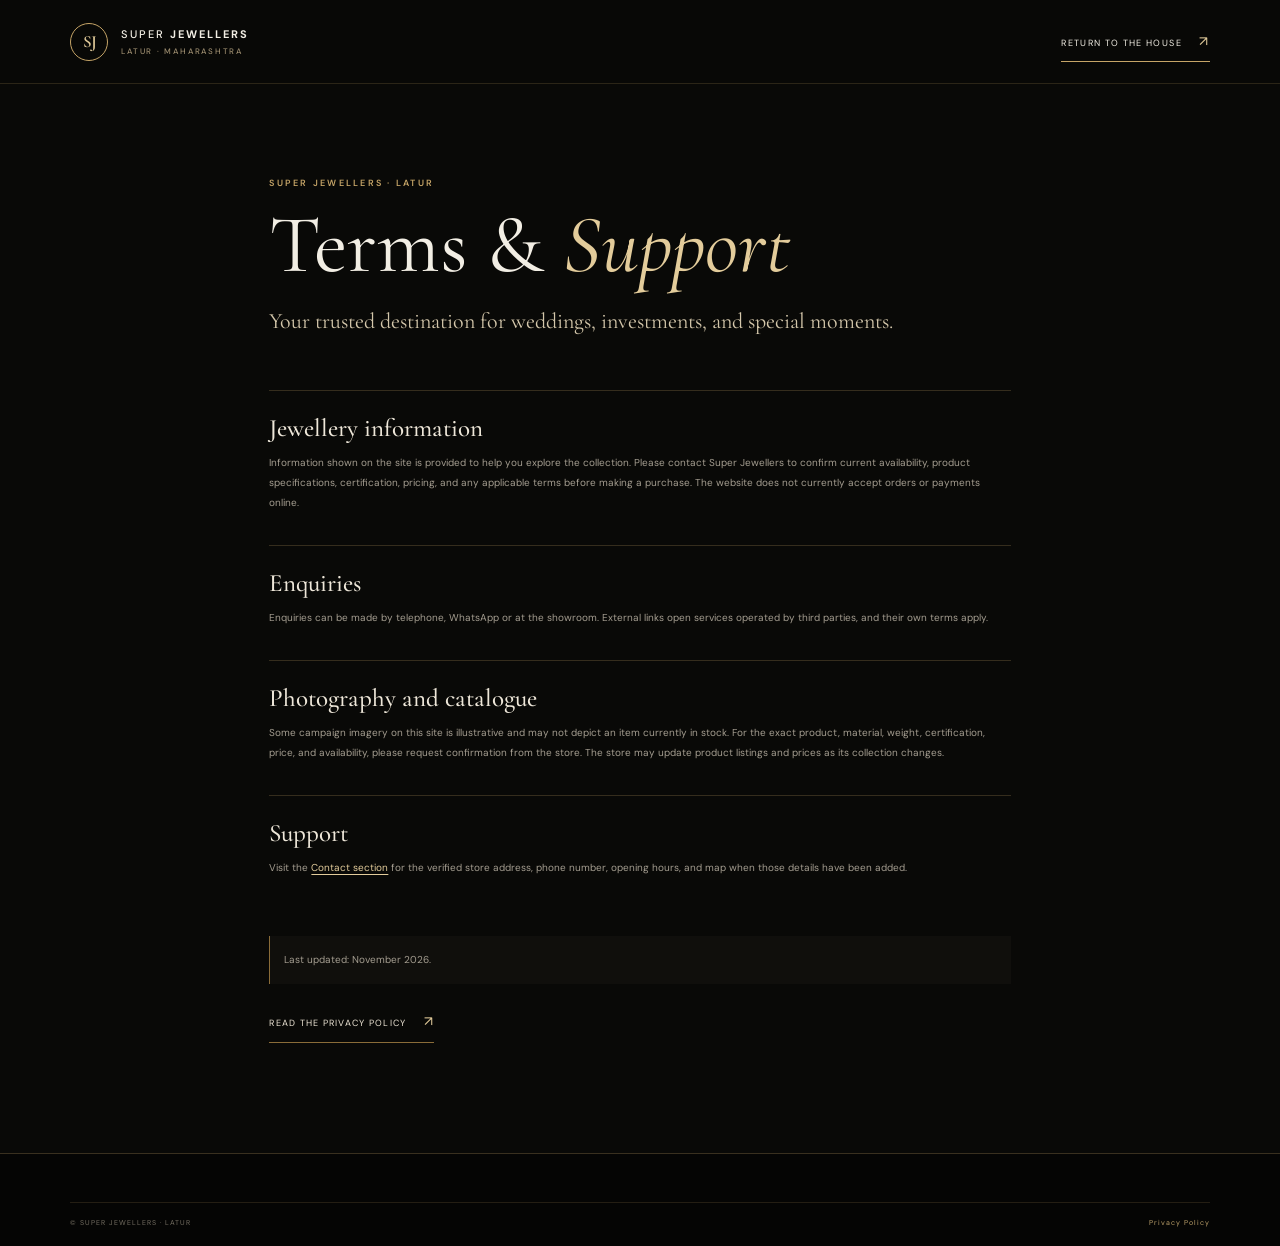
<file: terms.html>
<!doctype html><html lang="en"><head><meta charset="utf-8"><meta name="viewport" content="width=device-width,initial-scale=1"><meta name="theme-color" content="#090907"><title>Terms &amp; Support — Super Jewellers Latur</title><link rel="canonical" href="https://143pathankhan143-sketch.github.io/Super-jewellers-web/terms.html"><meta name="robots" content="index,follow"><meta name="description" content="Terms, exchange, buyback and support information for Super Jewellers Latur — gold, silver and diamond jewellery."><link rel="icon" href="data:image/svg+xml,%3Csvg xmlns='http://www.w3.org/2000/svg' viewBox='0 0 64 64'%3E%3Crect width='64' height='64' rx='14' fill='%23090907'/%3E%3Ctext x='32' y='44' font-family='Georgia,serif' font-size='28' font-weight='700' fill='%23c9a227' text-anchor='middle'%3ESJ%3C/text%3E%3C/svg%3E"><link rel="preconnect" href="https://fonts.googleapis.com"><link rel="preconnect" href="https://fonts.gstatic.com" crossorigin><link href="https://fonts.googleapis.com/css2?family=Cormorant+Garamond:wght@400;500;600&family=DM+Sans:wght@400;500;600&display=swap" rel="stylesheet"><link rel="stylesheet" href="css/style.css"></head><body class="storefront policy-page"><header class="site-header"><a class="brand" href="index.html"><span class="brand-mark">SJ</span><span class="brand-name">SUPER <b>JEWELLERS</b><small>LATUR · MAHARASHTRA</small></span></a><a class="header-cta" href="index.html">Return to the house <span>↗</span></a></header><main class="policy-main section-wrap"><p class="eyebrow">SUPER JEWELLERS · LATUR</p><h1>Terms &amp; <em>Support</em></h1><p class="policy-lead">Your trusted destination for weddings, investments, and special moments.</p><section><h2>Jewellery information</h2><p>Information shown on the site is provided to help you explore the collection. Please contact Super Jewellers to confirm current availability, product specifications, certification, pricing, and any applicable terms before making a purchase. The website does not currently accept orders or payments online.</p></section><section><h2>Enquiries</h2><p>Enquiries can be made by telephone, WhatsApp or at the showroom. External links open services operated by third parties, and their own terms apply.</p></section><section><h2>Photography and catalogue</h2><p>Some campaign imagery on this site is illustrative and may not depict an item currently in stock. For the exact product, material, weight, certification, price, and availability, please request confirmation from the store. The store may update product listings and prices as its collection changes.</p></section><section><h2>Support</h2><p>Visit the <a href="index.html#visit">Contact section</a> for the verified store address, phone number, opening hours, and map when those details have been added.</p></section><p class="policy-note">Last updated: November 2026.</p><a class="text-link text-link-light" href="privacy.html">Read the Privacy Policy <span>↗</span></a></main><footer class="site-footer"><div class="footer-bottom"><span>© SUPER JEWELLERS · LATUR</span><a href="privacy.html">Privacy Policy</a></div></footer></body></html>
</file>
<file: css/style.css>
@charset "UTF-8";
:root{--black:#090907;--black-2:#10100d;--black-3:#171611;--black-soft:#1d1b15;--gold:#c5a467;--gold-light:#e3cc9b;--gold-shadow:#8a6c38;--ivory:#f2eee4;--white:#f9f7f1;--ash:#a09a8d;--line:rgba(197,164,103,.23);--serif:'Cormorant Garamond',Georgia,serif;--sans:'DM Sans',Arial,sans-serif;--max:1380px}*{box-sizing:border-box}html{scroll-behavior:smooth;scroll-padding-top:90px}body{margin:0;background:var(--black);color:var(--ivory);font:400 14px/1.7 var(--sans);-webkit-font-smoothing:antialiased}a{color:inherit;text-decoration:none}button,input,select,textarea{font:inherit}button{cursor:pointer}img{display:block;max-width:100%}.section-wrap{max-width:var(--max);margin:0 auto;padding-left:6.2%;padding-right:6.2%}.eyebrow{font:600 9px/1.6 var(--sans);letter-spacing:.25em;color:var(--gold);margin:0 0 17px;text-transform:uppercase}.eyebrow.light{color:var(--gold-light)}.site-header{height:84px;position:sticky;top:0;z-index:30;background:rgba(9,9,7,.96);backdrop-filter:blur(12px);border-bottom:1px solid rgba(197,164,103,.18);display:flex;align-items:center;justify-content:space-between;padding:0 max(5.5vw,28px)}.brand{display:inline-flex;align-items:center;gap:13px;flex-shrink:0}.brand-mark{height:38px;width:38px;border:1px solid var(--gold);border-radius:50%;display:grid;place-items:center;color:var(--gold-light);font:600 17px var(--serif);letter-spacing:-.08em}.brand-name{font:500 11px/1.2 var(--sans);letter-spacing:.18em;color:var(--ivory)}.brand-name b{font-weight:700}.brand-name small{display:block;font:500 8px/1 var(--sans);letter-spacing:.22em;color:#9d8d6f;margin-top:6px}.main-nav{display:flex;align-items:center;gap:43px;margin-left:60px}.main-nav a{font-size:9px;letter-spacing:.16em;text-transform:uppercase;color:#d5d0c5;transition:color .25s}.main-nav a:hover,.footer-social a:hover,.footer-contact a:hover{color:var(--gold-light)}.header-cta{font-size:9px;letter-spacing:.15em;text-transform:uppercase;border-bottom:1px solid var(--gold);padding:9px 0 8px}.header-cta span,.text-link span{color:var(--gold-light);padding-left:14px;font-size:14px}.menu-toggle{display:none}.hero{height:min(900px,calc(100svh - 84px));min-height:680px;position:relative;overflow:hidden;background:#080807}.hero-image{position:absolute;inset:0;width:100%;height:100%;object-fit:cover;object-position:center 40%;animation:heroRevel 1.8s cubic-bezier(.2,.7,.2,1) both}.hero-shade{position:absolute;inset:0;background:linear-gradient(90deg,rgba(6,6,5,.96) 0%,rgba(6,6,5,.82) 25%,rgba(6,6,5,.28) 57%,rgba(6,6,5,.03) 100%),linear-gradient(0deg,rgba(6,6,5,.56),transparent 27%)}.hero-content{position:absolute;left:max(10.7vw,65px);top:48%;transform:translateY(-44%);max-width:570px;animation:contentRevel 1s .25s both}.hero .eyebrow{display:flex;align-items:center;gap:13px}.eyebrow-rule{width:45px;border-top:1px solid var(--gold-shadow)}.hero h1{font:400 clamp(64px,8.1vw,112px)/.88 var(--serif);letter-spacing:-.04em;margin:0;color:#f2eee5}.hero h1 em,.editorial h2 em,.collection-intro h2 em,.catalog-heading h2 em,.heritage-content h2 em,.visit-copy h2 em,.footer-signoff em,.login-form-panel h1 em{color:var(--gold-light);font-weight:400}.hero-copy{max-width:420px;color:#d0ccc2;font-size:12px;line-height:2;letter-spacing:.02em;margin:28px 0 30px}.hero-actions{display:flex;align-items:center;gap:27px}.button{display:inline-flex;align-items:center;justify-content:space-between;gap:28px;min-height:49px;padding:0 20px;border:1px solid transparent;font:600 9px var(--sans);letter-spacing:.14em;text-transform:uppercase;transition:color .3s,background .3s,border-color .3s,transform .3s}.button:hover{transform:translateY(-2px)}.button span{font-size:15px}.button-gold{background:var(--gold);color:#16130d;border-color:var(--gold)}.button-gold:hover{background:var(--gold-light);border-color:var(--gold-light)}.button-dark{background:#15130e;border-color:var(--gold-shadow);color:var(--gold-light)}.button-dark:hover{background:var(--gold);color:#100e0a}.hero-secondary{font-size:9px;letter-spacing:.12em;text-transform:uppercase;color:#e4dfd3}.hero-secondary span{margin-left:8px;color:var(--gold)}.hero-note{position:absolute;top:calc(100% + 65px);left:0;display:flex;align-items:center;gap:12px;font-size:7px;color:#b4ae9f;letter-spacing:.2em}.hero-note i{width:31px;border-top:1px solid var(--gold-shadow)}.hero-caption{position:absolute;right:6%;bottom:45px;font-size:8px;color:#d8d3c6;letter-spacing:.18em}.hero-caption span{color:var(--gold-light);font-size:11px}.hero-caption i{display:inline-block;width:40px;border-top:1px solid var(--gold);vertical-align:middle;margin:0 13px}.hero-scroll{position:absolute;left:6%;bottom:43px;writing-mode:vertical-rl;display:flex;align-items:center;gap:13px;font-size:7px;letter-spacing:.18em;color:#c4bdaa}.hero-scroll span{color:var(--gold);font-size:14px}.rates-section{background:#0e0d0a;border-top:1px solid rgba(197,164,103,.3);border-bottom:1px solid rgba(197,164,103,.2);padding:43px 0 40px}.rates-inner{max-width:var(--max)}.rates-heading{display:flex;align-items:end;justify-content:space-between;margin-bottom:21px}.rates-heading .eyebrow{margin-bottom:7px}.rates-heading h2{font:400 clamp(34px,4vw,48px)/1 var(--serif);margin:0;color:var(--ivory)}.rates-heading h2 em{font-weight:400;color:var(--gold-light)}.rate-status{font-size:8px;letter-spacing:.13em;color:#b8a578;text-transform:uppercase}.rate-grid{display:grid;grid-template-columns:repeat(3,1fr);border:1px solid rgba(197,164,103,.26)}.rate-card{min-height:115px;padding:19px 23px;display:flex;flex-direction:column;justify-content:center;border-right:1px solid rgba(197,164,103,.2)}.rate-card:last-child{border-right:0}.rate-purity{font-size:7px;letter-spacing:.2em;color:var(--gold);text-transform:uppercase}.rate-card strong{font:500 31px/1.15 var(--serif);color:#f2ead9;margin:4px 0}.rate-card small{font-size:7px;letter-spacing:.14em;color:#8f887b}.rates-foot{display:flex;justify-content:space-between;align-items:start;gap:25px;margin-top:13px}.rates-foot>span{font-size:7px;letter-spacing:.08em;color:#b8a578;white-space:nowrap}.rates-foot p{font-size:7px;line-height:1.8;color:#8c867a;margin:0;max-width:550px;text-align:right}.rates-foot a{color:#c7ad78;text-decoration:underline;text-underline-offset:2px}.editorial{display:grid;grid-template-columns:1.08fr .92fr;align-items:center;gap:9.5%;padding-top:145px;padding-bottom:155px}.editorial-image-wrap{position:relative;padding:0 0 0 8%;}.editorial-image-wrap:before{content:"";position:absolute;inset:28px 15% -28px 0;border:1px solid var(--gold-shadow);opacity:.65}.editorial-image{position:relative;width:100%;height:570px;object-fit:cover;object-position:center 43%;filter:saturate(.78)}.image-index{position:absolute;bottom:-43px;left:8%;font-size:7px;letter-spacing:.19em;color:#81796b}.editorial-copy{position:relative;padding:15px 5% 10px 0}.editorial-kicker{display:block;color:#8e8779;font-size:8px;letter-spacing:.2em;margin-bottom:15px}.editorial h2,.collection-intro h2,.catalog-heading h2{font:400 clamp(46px,5vw,69px)/.99 var(--serif);letter-spacing:-.03em;margin:0;color:var(--ivory)}.editorial-copy>p:not(.eyebrow){max-width:405px;color:#aaa497;font-size:11px;line-height:2.1;margin:25px 0 29px}.text-link{display:inline-block;padding:0 0 8px;border-bottom:1px solid var(--gold-shadow);font-size:9px;letter-spacing:.14em;text-transform:uppercase;transition:color .25s,border-color .25s}.text-link:hover{color:var(--gold-light);border-color:var(--gold-light)}.editorial-seal{position:absolute;right:0;bottom:-35px;width:78px;height:78px;border:1px solid var(--gold-shadow);border-radius:50%;display:grid;align-content:center;justify-items:center;color:var(--gold-light);font:20px var(--serif);line-height:1.1;text-align:center}.editorial-seal small{font:5px var(--sans);letter-spacing:.15em;margin-top:5px;color:#b29b70}.collection-section{padding:98px 0 126px;background:#0d0c09;border-top:1px solid rgba(197,164,103,.1);border-bottom:1px solid rgba(197,164,103,.14)}.collection-intro{display:flex;align-items:end;justify-content:space-between;margin-bottom:42px}.collection-intro .eyebrow{margin-bottom:13px}.collection-intro h2{font-size:clamp(42px,5.1vw,67px)}.collection-intro>p,.catalog-heading>p{font-size:10px;line-height:1.9;color:#a49d90;margin:0 1px 8px 25px}.collection-tiles{display:grid;grid-template-columns:repeat(4,1fr);gap:12px}.collection-tile{position:relative;height:430px;overflow:hidden;background:#11100d;border:1px solid rgba(197,164,103,.18)}.collection-tile:after{content:"";position:absolute;inset:0;background:linear-gradient(0deg,rgba(5,5,4,.96) 0%,rgba(5,5,4,.46) 38%,rgba(5,5,4,0) 100%);transition:background .45s}.collection-tile img{width:100%;height:100%;object-fit:cover;filter:brightness(.8) saturate(.77);transition:transform .9s cubic-bezier(.2,.7,.2,1),filter .5s}.tile-bridal img{object-position:69% 35%}.tile-silver img{object-position:53% 38%}.collection-tile:hover img{transform:scale(1.055);filter:brightness(.97) saturate(.88)}.tile-number{position:absolute;z-index:1;top:18px;left:17px;color:#d4c39e;font-size:7px;letter-spacing:.16em}.tile-copy{position:absolute;z-index:2;left:21px;right:15px;bottom:21px;display:flex;flex-direction:column}.tile-copy small{font-size:7px;letter-spacing:.17em;color:#d0bd94}.tile-copy b{font:500 43px/.98 var(--serif);color:#f4eee2;margin:5px 0 11px}.tile-copy i{font-style:normal;font-size:8px;letter-spacing:.12em;text-transform:uppercase;color:#c9c3b7}.tile-copy i span{color:var(--gold-light);font-size:14px;margin-left:8px}.beshine-section{max-width:var(--max);margin:0 auto;padding:112px 6.2%;display:grid;grid-template-columns:1.05fr .95fr;gap:10%;align-items:center;border-bottom:1px solid rgba(197,164,103,.16)}.beshine-visual{position:relative;height:450px;overflow:hidden;border:1px solid rgba(197,164,103,.24)}.beshine-visual img{width:100%;height:100%;object-fit:cover;filter:brightness(.82) saturate(.75);transition:transform .8s}.beshine-visual:hover img{transform:scale(1.035)}.beshine-visual span{position:absolute;bottom:16px;left:16px;font-size:7px;letter-spacing:.18em;color:#ead8b1}.beshine-copy{max-width:470px}.beshine-copy .eyebrow{margin-bottom:11px}.beshine-kicker{font-size:8px;text-transform:uppercase;letter-spacing:.18em;color:#a89670;margin:0 0 15px}.beshine-copy h2{font:400 clamp(48px,5vw,68px)/.94 var(--serif);letter-spacing:-.03em;margin:0 0 22px}.beshine-copy h2 em{color:var(--gold-light);font-weight:400}.beshine-copy>p:not(.eyebrow):not(.beshine-kicker){font-size:10px;line-height:2;color:#aaa396;margin:0 0 13px}.beshine-copy .text-link{margin-top:16px}.catalog-section{padding:115px 0 130px;background:#090907}.catalog-heading{display:flex;align-items:end;justify-content:space-between}.catalog-heading h2{font-size:clamp(45px,5vw,65px)}.category-tabs{display:flex;align-items:center;gap:24px;margin:42px 0 24px;border-bottom:1px solid var(--line);overflow-x:auto}.category-tab{position:relative;white-space:nowrap;background:none;border:0;color:#8f897e;padding:0 2px 13px;font-size:8px;letter-spacing:.18em;text-transform:uppercase;transition:color .25s}.category-tab:after{content:"";height:1px;position:absolute;left:0;right:0;bottom:-1px;background:transparent;transform:scaleX(.3);transition:transform .3s,background .3s}.category-tab.active,.category-tab:hover{color:var(--gold-light)}.category-tab.active:after,.category-tab:hover:after{background:var(--gold);transform:scaleX(1)}.product-grid{display:grid;grid-template-columns:repeat(4,minmax(0,1fr));gap:25px 16px}.product-card{min-width:0;cursor:pointer;background:#100f0c;border:1px solid rgba(197,164,103,.12);transition:border-color .35s,transform .4s}.product-card:hover{border-color:rgba(197,164,103,.58);transform:translateY(-4px)}.product-photo{position:relative;aspect-ratio:.78;overflow:hidden;background:#12110e}.product-photo:after{content:"";position:absolute;inset:0;background:linear-gradient(180deg,rgba(0,0,0,.15),transparent 25%,transparent 68%,rgba(0,0,0,.45));pointer-events:none}.product-photo img{width:100%;height:100%;object-fit:cover;transition:transform .75s cubic-bezier(.2,.7,.2,1),filter .4s;filter:brightness(.85) saturate(.8)}.product-card:hover .product-photo img{transform:scale(1.045);filter:brightness(1) saturate(.9)}.product-badge{position:absolute;z-index:1;top:13px;left:13px;font-size:7px;letter-spacing:.16em;text-transform:uppercase;color:#ecdbb5;border:1px solid rgba(227,204,155,.52);padding:5px 9px;background:rgba(8,8,6,.52)}.product-open{position:absolute;z-index:2;bottom:15px;right:15px;background:var(--gold);border:0;color:#111;width:36px;height:36px;display:grid;place-items:center;font-size:17px;opacity:0;transform:translateY(5px);transition:.25s}.product-card:hover .product-open,.product-card:focus-within .product-open{opacity:1;transform:none}.product-info{padding:14px 15px 18px}.product-info .category-label{font-size:7px;color:var(--gold);letter-spacing:.19em;text-transform:uppercase}.product-info h3{font:500 20px/1.2 var(--serif);margin:6px 0;color:#eee9df}.product-info p{font-size:9px;line-height:1.7;color:#948e82;margin:0 0 11px;display:-webkit-box;-webkit-line-clamp:2;-webkit-box-orient:vertical;overflow:hidden}.product-price{font-size:10px;color:var(--gold-light);letter-spacing:.06em}.product-enquire{display:block;width:max-content;margin-top:12px;padding-bottom:4px;border-bottom:1px solid var(--gold-shadow);font-size:7px;letter-spacing:.13em;text-transform:uppercase;color:#d8c69f;transition:color .25s,border-color .25s}.product-enquire:hover{color:var(--gold-light);border-color:var(--gold-light)}.product-enquire span{font-size:11px;padding-left:7px}.loading-state,.empty-state{grid-column:1/-1;padding:72px 10px;text-align:center;color:#b1a998;font:25px var(--serif)}.loading-state span{color:var(--gold)}.empty-state small{font:10px var(--sans);color:#817b70}.catalog-note{font-size:9px;letter-spacing:.04em;color:#817b70;margin:20px 0 0}.heritage-section{min-height:700px;display:grid;grid-template-columns:1fr 1fr;background:#11100c}.heritage-photo{position:relative;min-height:700px;overflow:hidden}.heritage-photo:after{content:"";position:absolute;inset:0;background:linear-gradient(90deg,transparent 65%,#11100c 100%),linear-gradient(0deg,rgba(0,0,0,.5),transparent 25%)}.heritage-photo img{width:100%;height:100%;position:absolute;inset:0;object-fit:cover;object-position:66% 38%;filter:brightness(.78) saturate(.72)}.heritage-photo-caption{position:absolute;z-index:1;bottom:28px;left:7%;font-size:7px;letter-spacing:.19em;color:#e4d6b7}.heritage-content{position:relative;align-self:center;padding:80px 16% 80px 11%;overflow:hidden}.heritage-number{font-size:7px;letter-spacing:.18em;color:#837969;display:block;margin:-4px 0 18px}.heritage-content h2{font:400 clamp(58px,7vw,93px)/.81 var(--serif);letter-spacing:-.04em;margin:0;color:#f3eee3;position:relative;z-index:1}.heritage-content>p:not(.eyebrow){max-width:430px;color:#aaa396;font-size:10px;line-height:2;margin:25px 0 0;position:relative;z-index:1}.heritage-content .text-link{margin-top:28px;position:relative;z-index:1}.text-link-light{color:#ede5d5}.heritage-ornament{position:absolute;bottom:-61px;right:-18px;color:rgba(197,164,103,.1);font:260px var(--serif);transform:rotate(-20deg)}.visit-section{background:#080807;border-top:1px solid rgba(197,164,103,.2)}.visit-inner{padding-top:116px;padding-bottom:116px;display:grid;grid-template-columns:.9fr 1.1fr;gap:10%;align-items:center}.visit-copy h2{font:400 clamp(45px,5.4vw,72px)/.98 var(--serif);letter-spacing:-.03em;margin:0}.visit-copy>p:not(.eyebrow){max-width:420px;color:#a49d90;font-size:10px;line-height:2;margin:21px 0 25px}.visit-details{display:grid;grid-template-columns:1fr 1fr;gap:18px 28px;margin:0 0 28px}.visit-details>div span{font-size:7px;color:var(--gold);letter-spacing:.2em}.visit-details p{font-size:9px;color:#e5dfd2;margin:4px 0 0}.visit-details a:hover{color:var(--gold-light)}.visit-facts{display:grid;grid-template-columns:1fr 1fr;gap:14px 22px;margin:0 0 25px;padding-top:16px;border-top:1px solid rgba(197,164,103,.14)}.visit-facts span{font-size:7px;color:var(--gold);letter-spacing:.18em}.visit-facts p{font-size:8px;line-height:1.8;color:#aaa396;margin:4px 0 0}.visit-facts .best-times{grid-column:1/-1}.contact-shortcuts{display:flex;gap:15px;flex-wrap:wrap;margin-top:19px}.contact-shortcuts a{font-size:7px;letter-spacing:.15em;color:#c8b88f;border-bottom:1px solid rgba(197,164,103,.34);padding-bottom:4px}.contact-shortcuts a:hover{color:var(--gold-light);border-color:var(--gold-light)}.contact-shortcuts span{font-size:10px;margin-left:4px}.map-placeholder{height:380px;position:relative;overflow:hidden;display:flex;align-items:center;justify-content:center;flex-direction:column;color:#e9e2d5;background:#15140f;border:1px solid rgba(197,164,103,.3)}.map-grid{position:absolute;inset:-20%;opacity:.26;background-image:linear-gradient(32deg,transparent 46%,#82785f 47%,#82785f 47.5%,transparent 49%),linear-gradient(120deg,transparent 43%,#82785f 44%,#82785f 44.5%,transparent 47%),linear-gradient(0deg,transparent 48%,#82785f 49%,#82785f 49.5%,transparent 52%);background-size:140px 120px,190px 160px,70px 80px;transform:rotate(-9deg)}.map-pin{position:relative;z-index:1;width:49px;height:49px;border:1px solid var(--gold);display:grid;place-items:center;color:var(--gold-light);font:17px var(--serif);background:#17150f}.map-label{position:relative;z-index:1;background:#0b0a08;border:1px solid rgba(197,164,103,.3);padding:12px 19px;margin-top:16px;display:flex;flex-direction:column;text-align:center}.map-label b{font-size:8px;letter-spacing:.2em;font-weight:500}.map-label span,.map-placeholder>small{font-size:6px;letter-spacing:.18em;color:#9c906f}.map-placeholder>small{position:absolute;bottom:15px;z-index:1}.site-footer{background:#050504;border-top:1px solid rgba(197,164,103,.27);padding:48px max(5.5vw,28px) 17px}.footer-top{max-width:var(--max);margin:auto;display:grid;grid-template-columns:1.15fr 1.1fr .8fr 1fr;gap:24px;align-items:start;padding-bottom:46px}.footer-signoff{font:26px/1.18 var(--serif);margin:0;color:#e7e1d5}.footer-social,.footer-contact{display:flex;flex-direction:column;gap:8px}.footer-social>span,.footer-contact>span{font-size:7px;color:var(--gold);letter-spacing:.2em;margin-bottom:5px}.footer-social a,.footer-contact a{font-size:9px;color:#b5ad9e;transition:color .2s}.footer-bottom{max-width:var(--max);margin:auto;border-top:1px solid rgba(197,164,103,.16);padding-top:14px;display:flex;justify-content:space-between;font-size:7px;color:#756f63;letter-spacing:.14em}.footer-bottom a{margin-left:23px;color:#bfa36c}.product-dialog,.admin-dialog{position:fixed;border:1px solid rgba(197,164,103,.45);padding:0;max-width:min(960px,94vw);width:100%;max-height:92vh;overflow:auto;box-shadow:0 22px 90px #000b;background:#100f0c;color:var(--ivory)}.product-dialog::backdrop,.admin-dialog::backdrop{background:rgba(0,0,0,.8);backdrop-filter:blur(4px)}.dialog-close{position:absolute;top:13px;right:16px;z-index:5;width:35px;height:35px;border:1px solid var(--gold-shadow);background:#0c0b09;color:var(--gold-light);font-size:21px;line-height:1;display:grid;place-items:center}.dialog-product{display:grid;grid-template-columns:1fr 1fr;min-height:480px}.dialog-product>img{width:100%;height:100%;max-height:670px;object-fit:cover;filter:brightness(.88)}.dialog-product-copy{padding:75px 48px;align-self:center}.dialog-product-copy h2{font:500 43px/1.03 var(--serif);margin:7px 0 17px;color:var(--ivory)}.dialog-product-copy>p:not(.eyebrow){font-size:10px;color:#aaa396;line-height:2}.dialog-price{font-size:12px;letter-spacing:.08em;color:var(--gold-light);margin:24px 0}.dialog-product-copy .button{margin-top:5px}.toast{position:fixed;bottom:24px;left:50%;transform:translate(-50%,18px);background:#17150f;border:1px solid var(--gold-shadow);color:#f4ead1;padding:12px 21px;font-size:10px;letter-spacing:.04em;z-index:100;opacity:0;pointer-events:none;transition:.28s}.toast.show{opacity:1;transform:translate(-50%,0)}
/* Private collection dashboard */
.admin-page{min-height:100vh;background:#090907;color:var(--ivory)}.admin-top{height:78px;padding:0 max(5vw,28px);display:flex;align-items:center;justify-content:space-between;background:#080807;border-bottom:1px solid rgba(197,164,103,.25);position:relative}.admin-top .brand-mark{height:34px;width:34px}.admin-edition{font-size:7px;letter-spacing:.2em;color:#857a64}.back-link{font-size:8px;color:#d4c7ab;letter-spacing:.12em;text-transform:uppercase}.back-link:hover{color:var(--gold-light)}.admin-shell{max-width:1220px;margin:0 auto;padding:65px 34px 100px}.login-card{max-width:870px;min-height:520px;margin:18px auto;display:grid;grid-template-columns:1fr 1fr;background:#100f0c;border:1px solid rgba(197,164,103,.25)}.login-image{position:relative;min-height:520px;background:#111 url('../assets/royal-hero.jpg') 64% 40%/cover no-repeat}.login-image:after{content:"";position:absolute;inset:0;background:linear-gradient(0deg,rgba(4,4,3,.8),rgba(4,4,3,.05) 70%),linear-gradient(90deg,transparent 65%,#100f0c)}.login-image>span{position:absolute;z-index:1;left:32px;bottom:53px;font:500 51px/.86 var(--serif);color:#f1e9d8}.login-image>small{position:absolute;z-index:1;left:34px;bottom:25px;font-size:6px;letter-spacing:.2em;color:#d0b57b}.login-form-panel{align-self:center;padding:50px 52px}.login-form-panel h1{font:400 47px/.95 var(--serif);margin:0 0 14px}.muted,.login-footnote{font-size:9px;color:#a39a8a}.login-form-panel form{margin-top:27px}.login-form-panel label,.admin-dialog label{display:block;font-size:8px;font-weight:500;letter-spacing:.13em;text-transform:uppercase;color:#c8bda8;margin:16px 0}.login-form-panel input,.admin-dialog input:not([type=checkbox]),.admin-dialog select,.admin-dialog textarea,.category-manager input{display:block;margin-top:8px;width:100%;padding:12px 13px;border:1px solid rgba(197,164,103,.28);background:#0a0907;color:var(--ivory);outline:none;font-size:11px;letter-spacing:0;text-transform:none}.login-form-panel input:focus,.admin-dialog input:focus,.admin-dialog textarea:focus,.admin-dialog select:focus,.category-manager input:focus{border-color:var(--gold)}.login-form-panel input:-webkit-autofill{-webkit-text-fill-color:var(--ivory);box-shadow:0 0 0 1000px #0a0907 inset}.button.full-button{width:100%;margin-top:9px}.form-error{color:#e0a39a;font-size:9px;min-height:15px}.login-footnote{border-top:1px solid rgba(197,164,103,.18);padding-top:15px;margin-top:20px}.hidden{display:none!important}.dash-heading{display:flex;justify-content:space-between;align-items:end;margin-bottom:31px}.dash-heading h1{font:400 52px/.95 var(--serif);margin:0}.dash-subtitle{font-size:9px;color:#948b7a;margin:9px 0 0}.dash-user{display:flex;align-items:center;gap:15px;font-size:8px;color:#b3a893}.button-small{min-height:35px;padding:8px 12px;font-size:8px}.button-light{background:transparent;border-color:var(--gold-shadow);color:var(--gold-light)}.dash-stats{display:flex;gap:12px;margin-bottom:45px}.dash-stats>div{min-width:190px;padding:16px 20px;border:1px solid rgba(197,164,103,.23);background:#100f0c;display:flex;flex-direction:column}.dash-stats span{font-size:7px;letter-spacing:.18em;color:#96886c}.dash-stats b{font:32px/1 var(--serif);color:var(--gold-light);margin-top:8px}.dash-toolbar{display:flex;justify-content:space-between;align-items:end;margin:0 0 18px}.dash-toolbar .eyebrow{margin-bottom:8px}.dash-toolbar h2,.category-manager h2{font:500 30px/1 var(--serif);margin:0;color:#f0e9db}.dash-toolbar p:not(.eyebrow),.category-manager p{font-size:9px;color:#9d9587;margin:7px 0 0}.admin-table-wrap{overflow-x:auto;border:1px solid rgba(197,164,103,.22);background:#100f0c}.admin-table{border-collapse:collapse;width:100%;text-align:left;min-width:650px}.admin-table th{font-size:7px;text-transform:uppercase;letter-spacing:.18em;color:#a59062;font-weight:500;background:#15130e}.admin-table td,.admin-table th{padding:14px 15px;border-bottom:1px solid rgba(197,164,103,.12)}.admin-table td{font-size:9px;color:#d7cfbf}.table-product{display:flex;gap:11px;align-items:center;min-width:205px}.table-product img{width:43px;height:50px;object-fit:cover;border:1px solid rgba(197,164,103,.25)}.table-product b{font:500 16px var(--serif);display:block;color:#f0e9db}.table-product small{font:8px var(--sans);color:#918a7e}.status-pill{font-size:7px;letter-spacing:.13em;text-transform:uppercase;padding:5px 8px;border:1px solid #60704e;color:#c0d0a2}.status-pill.off{border-color:#716449;color:#a79c85}.table-actions{display:flex;gap:5px}.table-actions button{border:1px solid rgba(197,164,103,.25);background:#0d0c09;color:#d6c9ae;padding:6px 8px;font-size:8px;transition:.2s}.table-actions button:hover{border-color:var(--gold);color:var(--gold-light)}.category-manager{margin-top:37px;border:1px solid rgba(197,164,103,.22);background:#100f0c;padding:23px;display:grid;grid-template-columns:1fr auto;gap:15px;align-items:center}.category-manager .eyebrow{margin-bottom:6px}.category-manager h2{font-size:25px}.category-manager form{display:flex;gap:8px}.category-manager input{width:220px;margin:0}.category-manager .button{min-height:40px;padding:8px 13px}.category-chips{grid-column:1/-1;display:flex;gap:8px;flex-wrap:wrap}.category-chip{display:flex;align-items:center;gap:10px;background:#17150f;border:1px solid rgba(197,164,103,.22);padding:6px 10px;font-size:8px;color:#e3d8c0}.category-chip button{border:0;background:none;color:#bb9d60;font-size:16px;line-height:1}.admin-dialog{max-width:570px;padding:36px 40px;max-height:90vh;overflow:auto}.editor-head{display:flex;justify-content:space-between;position:relative;padding-bottom:10px;border-bottom:1px solid rgba(197,164,103,.18)}.editor-head .dialog-close{top:0;right:0}.editor-head h2{font:500 34px/1 var(--serif);margin:0;color:var(--ivory)}.admin-dialog label{margin:15px 0}.admin-dialog label small{display:block;font-size:8px;font-weight:400;letter-spacing:0;text-transform:none;color:#948b7d;margin-top:6px}.admin-dialog input[type=file]{font-size:9px}.admin-dialog select option{background:#0e0d0a;color:#fff}.admin-dialog .check-label{display:flex;align-items:center;gap:9px}.check-label input{accent-color:var(--gold)}
.policy-main{padding-top:92px;padding-bottom:110px;max-width:900px;min-height:75vh}.policy-main h1{font:400 clamp(55px,7vw,82px)/.95 var(--serif);margin:0 0 20px;color:var(--ivory)}.policy-main h1 em{color:var(--gold-light);font-weight:400}.policy-lead{max-width:690px;font:400 22px/1.5 var(--serif);color:#d4c7ab;margin:0 0 52px}.policy-main section{padding:22px 0;border-top:1px solid var(--line);max-width:750px}.policy-main section h2{font:500 25px var(--serif);color:#eee7d9;margin:0 0 8px}.policy-main section p,.policy-note{font-size:10px;line-height:2;color:#a49d90}.policy-main a:not(.text-link){color:var(--gold-light);text-decoration:underline;text-underline-offset:3px}.policy-note{padding:14px;border-left:1px solid var(--gold-shadow);background:#100f0c;margin:26px 0}.policy-page .footer-bottom{max-width:var(--max)}
@keyframes heroRevel{from{transform:scale(1.035);filter:brightness(.65)}to{transform:scale(1);filter:brightness(1)}}@keyframes contentRevel{from{opacity:0;translate:0 14px}to{opacity:1;translate:0 0}}
@media(max-width:1000px){.main-nav{gap:25px;margin-left:25px}.hero{min-height:620px}.hero-content{left:8vw}.editorial{gap:7%;padding-top:110px;padding-bottom:120px}.editorial-image{height:500px}.collection-tile{height:360px}.tile-copy{left:15px}.tile-copy b{font-size:37px}.heritage-content{padding-right:10%}.product-grid{grid-template-columns:repeat(3,minmax(0,1fr))}.footer-top{grid-template-columns:1fr 1fr 1fr}.footer-contact{grid-column:3}.footer-signoff{grid-column:2}}
@media(max-width:680px){html{scroll-padding-top:70px}.section-wrap{padding-left:22px;padding-right:22px}.site-header{height:70px;padding:0 19px}.brand{gap:10px}.brand-mark{width:31px;height:31px;font-size:14px}.brand-name{font-size:9px}.brand-name small{font-size:6px;margin-top:5px}.main-nav{display:none;position:absolute;top:69px;left:0;right:0;margin:0;padding:21px 23px 25px;background:#090907;border-bottom:1px solid var(--line);flex-direction:column;align-items:flex-start;gap:20px;box-shadow:0 15px 28px #0009}.main-nav.open{display:flex}.main-nav a{font-size:9px}.menu-toggle{display:flex;width:34px;height:34px;flex-direction:column;justify-content:center;gap:6px;align-items:center;background:none;border:0;order:3}.menu-toggle i{display:block;width:21px;border-top:1px solid var(--gold-light)}.header-cta{margin-left:auto;margin-right:14px;font-size:7px;letter-spacing:.1em}.hero{height:calc(100svh - 70px);min-height:650px;max-height:820px}.rates-section{padding:32px 0 29px}.rates-heading{align-items:flex-start;flex-direction:column;gap:9px;margin-bottom:14px}.rates-heading h2{font-size:39px}.rate-card{min-height:88px;padding:11px 9px}.rate-card strong{font-size:19px}.rate-card small{font-size:5px;letter-spacing:.1em}.rate-purity{font-size:6px;letter-spacing:.14em}.rates-foot{display:block}.rates-foot>span{font-size:6px}.rates-foot p{font-size:7px;text-align:left;margin-top:7px}.hero-image{object-position:64% 38%}.hero-shade{background:linear-gradient(90deg,rgba(5,5,4,.88),rgba(5,5,4,.48) 59%,rgba(5,5,4,.06)),linear-gradient(0deg,rgba(5,5,4,.7),transparent 30%)}.hero-content{left:24px;right:20px;top:47%;transform:translateY(-43%);max-width:480px}.hero h1{font-size:clamp(55px,15vw,82px)}.hero .eyebrow{font-size:7px;letter-spacing:.19em}.hero-copy{font-size:10px;line-height:1.9;max-width:330px;margin:20px 0 24px}.hero-actions{gap:18px;align-items:flex-start;flex-direction:column}.button{min-height:45px;font-size:8px;padding:0 15px}.hero-secondary{font-size:8px}.hero-note{top:calc(100% + 55px);font-size:6px}.hero-caption{right:21px;bottom:22px;font-size:6px}.hero-caption i{width:24px;margin:0 7px}.hero-scroll{left:20px;bottom:23px;font-size:6px;gap:8px}.editorial{grid-template-columns:1fr;gap:61px;padding-top:80px;padding-bottom:94px}.editorial-image-wrap{padding-left:7%;padding-right:4%}.editorial-image{height:440px}.editorial-copy{padding:0 8% 0 0}.editorial h2{font-size:53px}.editorial-copy>p:not(.eyebrow){font-size:10px}.editorial-seal{width:68px;height:68px;right:-1px;bottom:-12px}.collection-section{padding:71px 0 80px}.collection-intro{align-items:flex-start;gap:14px;flex-direction:column;margin-bottom:25px}.collection-intro h2,.catalog-heading h2{font-size:47px}.collection-intro>p,.catalog-heading>p{font-size:9px;margin:0}.collection-tiles{grid-template-columns:repeat(2,minmax(0,1fr));gap:8px}.collection-tile{height:300px}.tile-number{top:11px;left:10px;font-size:6px}.tile-copy{left:12px;right:8px;bottom:14px}.tile-copy small{font-size:5px;letter-spacing:.13em}.tile-copy b{font-size:33px;margin:5px 0 8px}.tile-copy i{font-size:6px}.beshine-section{padding:76px 22px 82px;grid-template-columns:1fr;gap:29px}.beshine-visual{height:350px}.beshine-copy h2{font-size:49px}.catalog-section{padding:78px 0 86px}.catalog-heading{display:block}.catalog-heading>p{margin-top:12px}.category-tabs{gap:19px;margin:31px 0 17px}.category-tab{font-size:7px;padding-bottom:11px}.product-grid{grid-template-columns:repeat(2,minmax(0,1fr));gap:14px 9px}.product-photo{aspect-ratio:.73}.product-info{padding:10px 10px 13px}.product-info h3{font-size:17px;margin:5px 0}.product-info p{font-size:8px}.product-open{opacity:1;transform:none;width:29px;height:29px}.product-badge{top:9px;left:8px;font-size:6px;padding:4px 6px}.product-price{font-size:9px}.loading-state,.empty-state{font-size:21px;padding:48px 6px}.heritage-section{grid-template-columns:1fr}.heritage-photo{min-height:460px;height:62svh;max-height:600px}.heritage-photo:after{background:linear-gradient(0deg,#11100c 0%,transparent 25%)}.heritage-photo img{object-position:67% 38%}.heritage-content{padding:35px 26px 75px}.heritage-content h2{font-size:71px}.heritage-content>p:not(.eyebrow){font-size:9px}.heritage-ornament{font-size:180px}.visit-inner{grid-template-columns:1fr;gap:32px;padding-top:76px;padding-bottom:75px}.visit-copy h2{font-size:48px}.visit-copy>p:not(.eyebrow){font-size:9px}.visit-details{gap:15px 12px}.visit-details p{font-size:8px}.map-placeholder{height:270px}.site-footer{padding:33px 23px 15px}.footer-top{grid-template-columns:1fr 1fr;gap:28px 15px;padding-bottom:28px}.footer-signoff{grid-column:2;font-size:22px;justify-self:end}.footer-social,.footer-contact{grid-column:auto}.footer-social>span,.footer-contact>span{font-size:6px}.footer-social a,.footer-contact a{font-size:8px}.footer-bottom{font-size:6px;gap:10px;line-height:1.7}.footer-bottom a{margin-left:8px}.dialog-product{grid-template-columns:1fr;min-height:0}.dialog-product>img{height:270px}.dialog-product-copy{padding:28px 23px 30px}.dialog-product-copy h2{font-size:36px}.product-dialog{max-height:93vh}.admin-top{height:70px;padding:0 16px}.admin-edition{display:none}.admin-top .brand-name{font-size:8px}.admin-top .brand-mark{width:29px;height:29px}.back-link{font-size:6px;letter-spacing:.08em}.admin-shell{padding:34px 16px 70px}.login-card{grid-template-columns:1fr;margin:4px auto;max-width:460px}.login-image{min-height:255px;background-position:65% 37%}.login-image>span{font-size:39px;left:22px;bottom:42px}.login-image>small{left:24px;bottom:19px;font-size:5px}.login-form-panel{padding:31px 23px 30px}.login-form-panel h1{font-size:42px}.dash-heading{align-items:flex-start;flex-direction:column;gap:17px}.dash-heading h1{font-size:43px}.dash-user{width:100%;justify-content:space-between}.dash-stats{gap:8px;margin-bottom:35px}.dash-stats>div{flex:1;min-width:0;padding:12px}.dash-stats span{font-size:6px}.dash-stats b{font-size:27px}.dash-toolbar{align-items:flex-end;gap:10px}.dash-toolbar h2{font-size:24px}.dash-toolbar p:not(.eyebrow){font-size:8px;max-width:220px}.dash-toolbar>.button{font-size:7px;padding:0 10px;min-height:40px;gap:8px;white-space:nowrap}.admin-table{min-width:650px}.category-manager{grid-template-columns:1fr;padding:18px;gap:14px}.category-manager form{width:100%}.category-manager input{flex:1;min-width:0}.category-manager .button{white-space:nowrap;font-size:7px;padding:8px}.category-chips{grid-column:auto}.admin-dialog{padding:30px 20px;max-height:92vh}.editor-head h2{font-size:29px}.admin-dialog label{font-size:7px}.admin-dialog input:not([type=checkbox]),.admin-dialog select,.admin-dialog textarea{font-size:10px}}
@media(prefers-reduced-motion:reduce){*,*:before,*:after{scroll-behavior:auto!important;animation:none!important;transition:none!important}}

/* --- static catalogue states (no backend) --- */
.category-tabs[hidden]{display:none!important}
.empty-state small a{color:var(--gold-light,#c5a467);text-decoration:underline;text-underline-offset:2px}
.empty-state small a:hover{color:#fff}
.rate-card strong{font-variant-numeric:tabular-nums}
</file>
